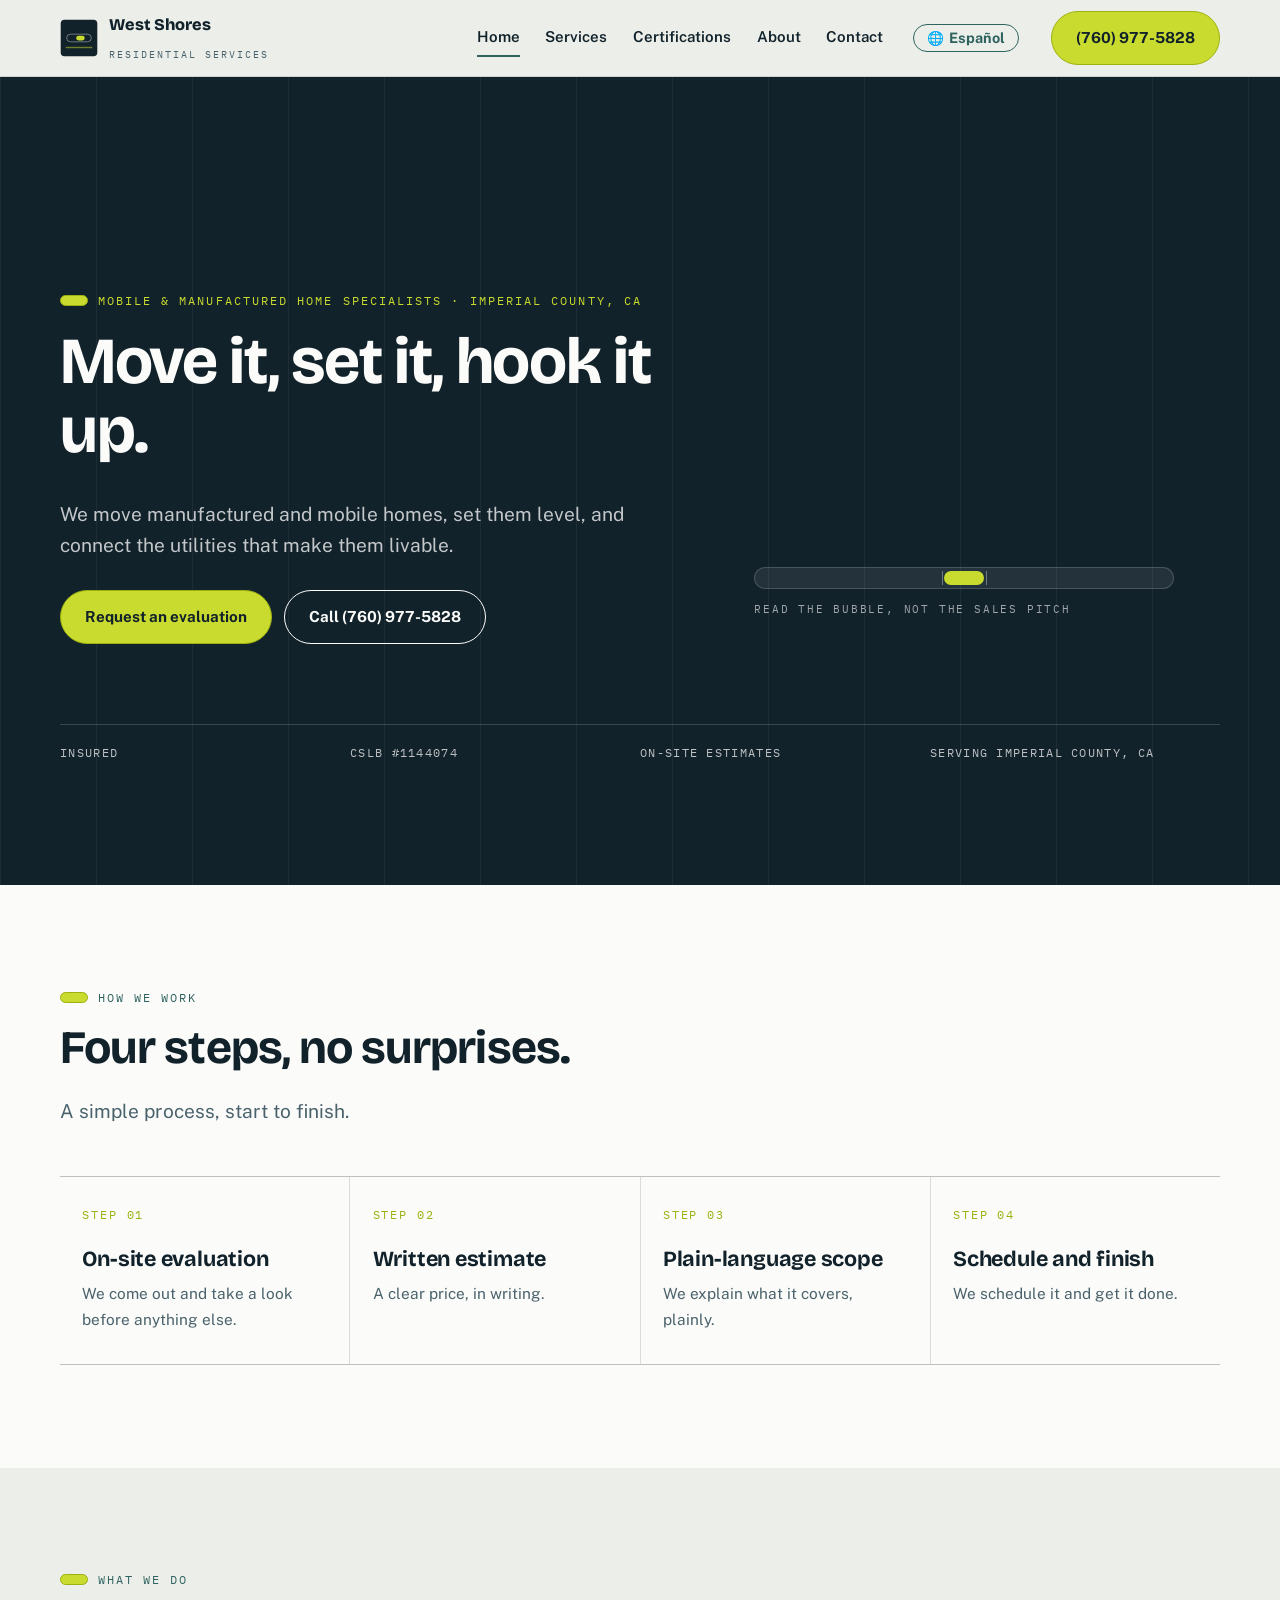
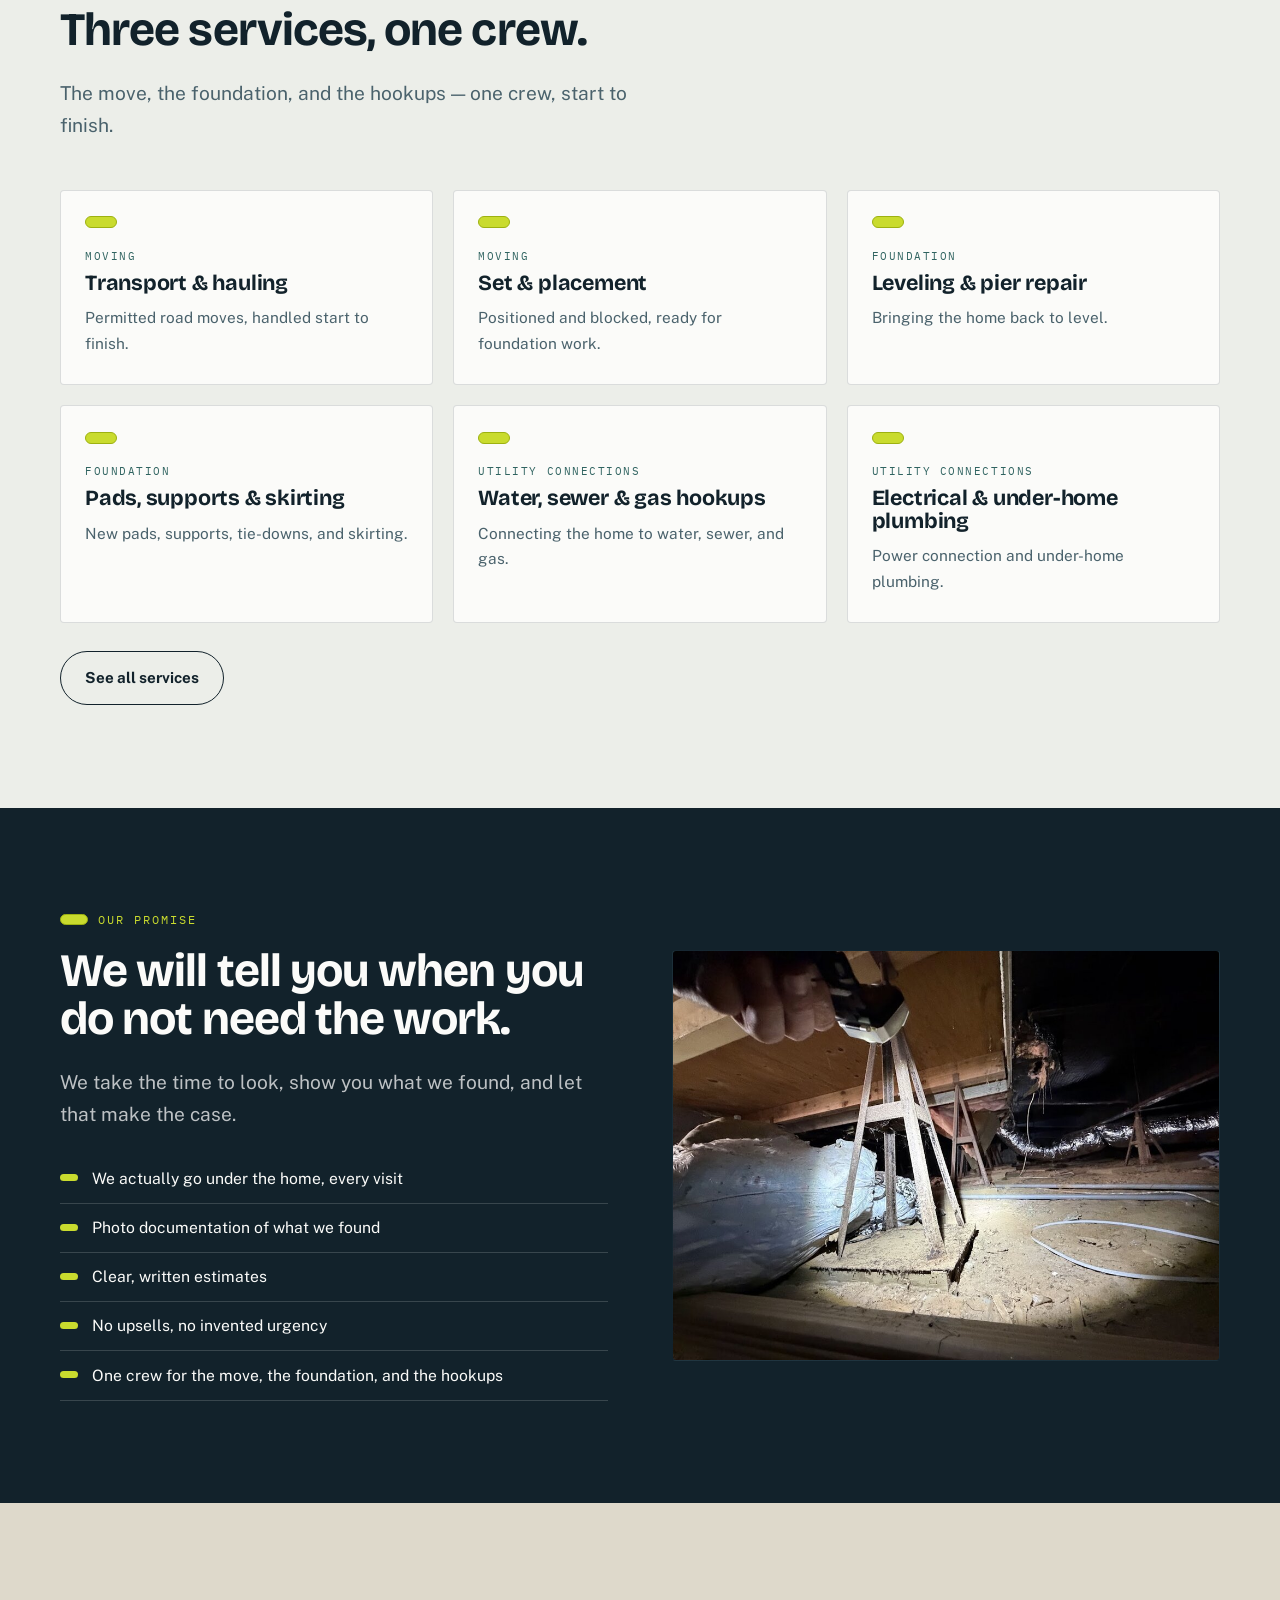
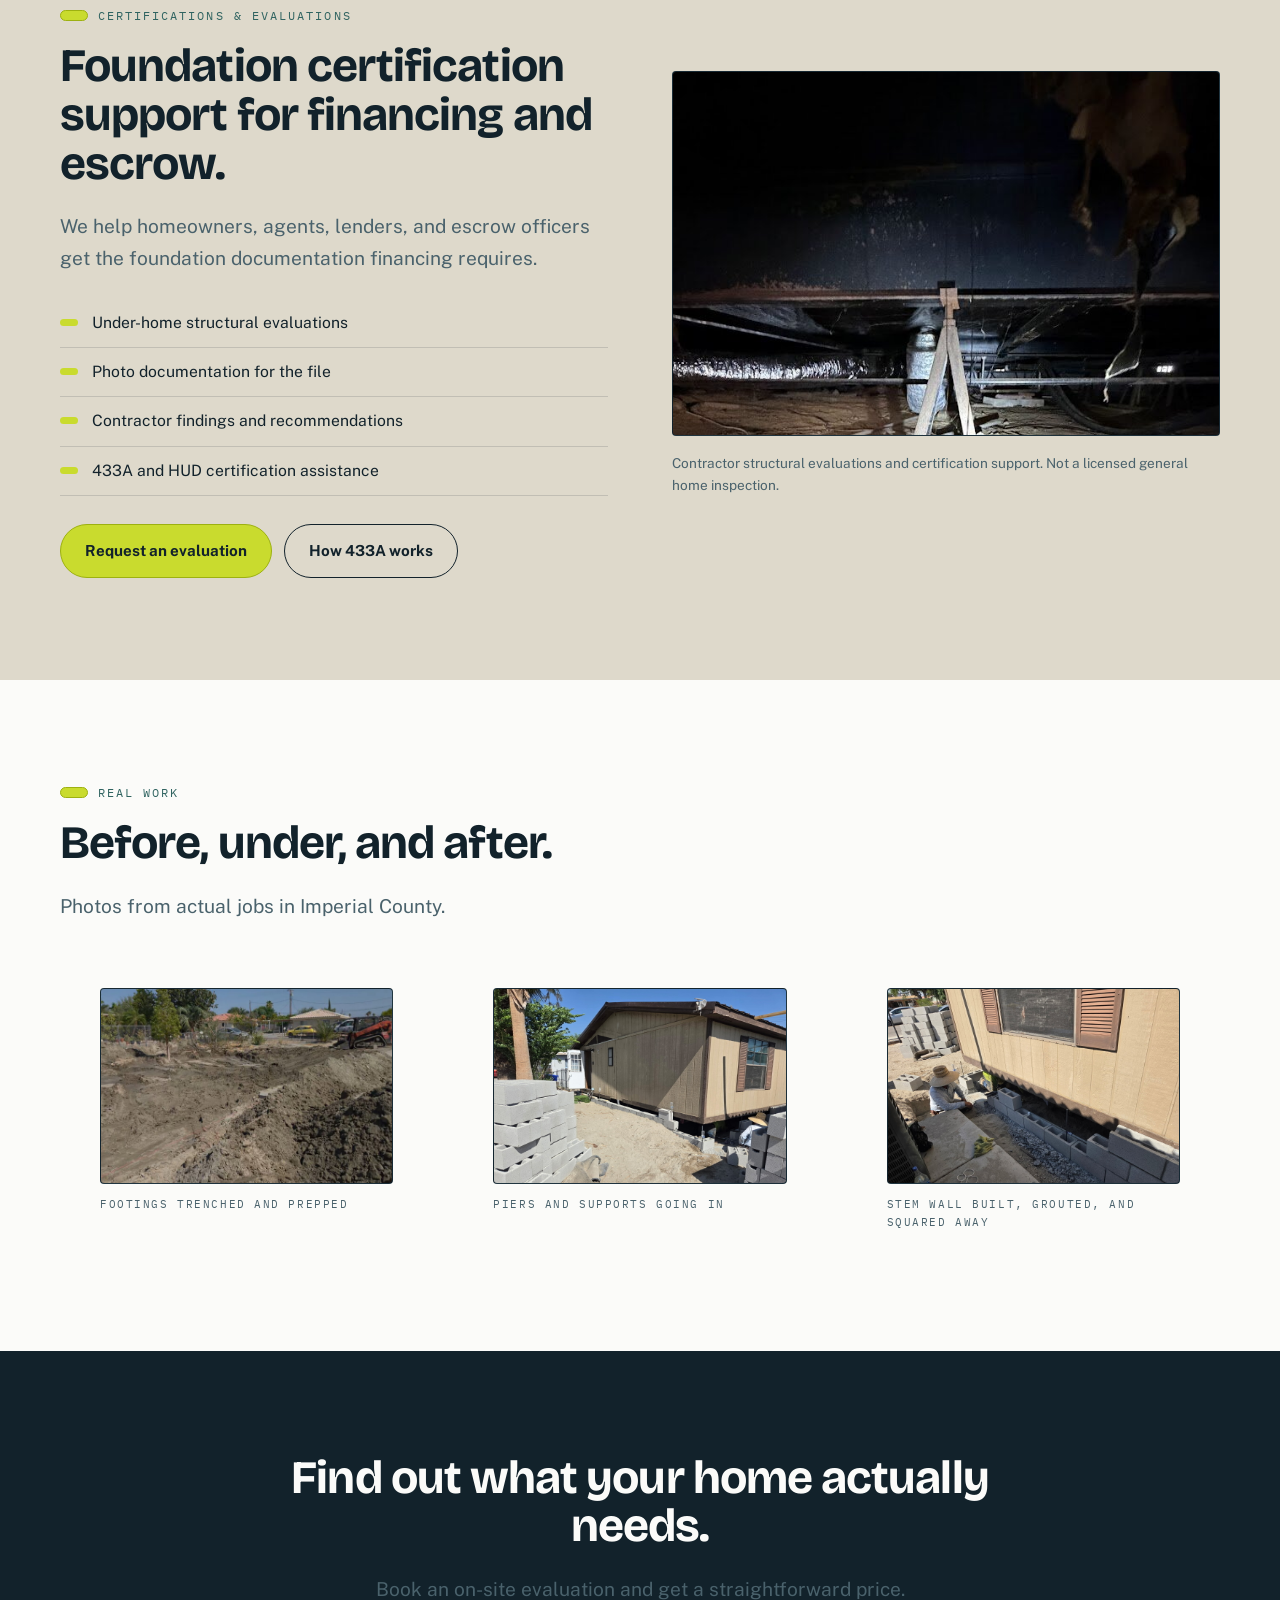
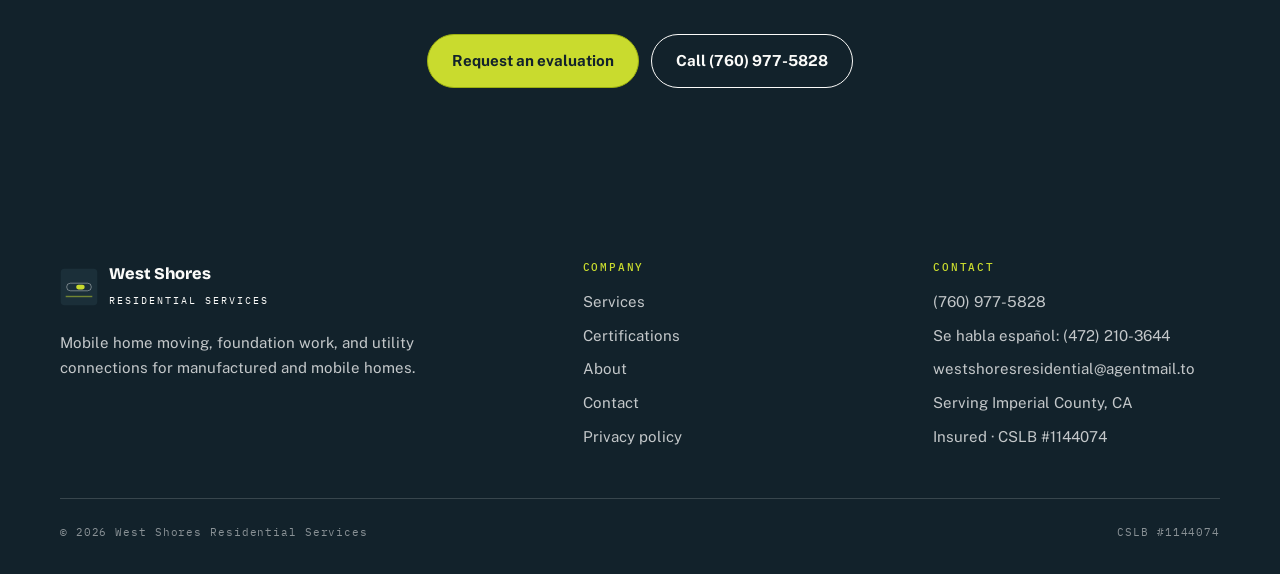
<file: index.html>
<!DOCTYPE html>
<html lang="en">
<head>
  <!-- Google Analytics 4 (ID set in /ga.js) -->
  <script src="/ga.js"></script>
<meta charset="utf-8">
<meta name="viewport" content="width=device-width, initial-scale=1">
<link rel="icon" type="image/svg+xml" href="data:image/svg+xml;utf8,%3Csvg xmlns=%27http://www.w3.org/2000/svg%27 viewBox=%270 0 40 40%27%3E%3Crect width=%2740%27 height=%2740%27 rx=%278%27 fill=%27%2312222b%27/%3E%3Crect x=%277%27 y=%2716%27 width=%2726%27 height=%278%27 rx=%274%27 fill=%27none%27 stroke=%27%23ffffff%27 stroke-opacity=%270.4%27/%3E%3Crect x=%2717%27 y=%2717.5%27 width=%279%27 height=%275%27 rx=%272.5%27 fill=%27%23c9db2e%27/%3E%3Cpath d=%27M6 30h28%27 stroke=%27%23c9db2e%27 stroke-width=%271.5%27 stroke-opacity=%270.5%27/%3E%3C/svg%3E">
<title>Mobile Home Moving, Foundations &amp; Utility Connections | West Shores Residential Services</title>
<meta name="description" content="West Shores Residential Services: mobile and manufactured home moving/transport, leveling and foundation work, and water/sewer/gas/electrical utility connections, serving Imperial County, CA.">
<meta property="og:title" content="West Shores Residential Services">
<meta property="og:description" content="Mobile home moving, foundation work, and utility connections, serving Imperial County, CA.">
<meta property="og:type" content="website">
<link rel="preconnect" href="https://fonts.googleapis.com">
<link rel="preconnect" href="https://fonts.gstatic.com" crossorigin>
<link href="https://fonts.googleapis.com/css2?family=Bricolage+Grotesque:opsz,wght@12..96,700;12..96,800&family=IBM+Plex+Mono:wght@400;500&family=Public+Sans:wght@400;600;700&display=swap" rel="stylesheet">
<link rel="stylesheet" href="/styles.css">
<link rel="alternate" hreflang="en" href="https://westshoresresidential.online/index.html">
<link rel="alternate" hreflang="es" href="https://westshoresresidential.online/es/index.html">
<link rel="alternate" hreflang="x-default" href="https://westshoresresidential.online/index.html">
</head>
<body>
<a class="skip" href="#main">Skip to content</a>

<header class="site-header">
  <div class="wrap header-inner">
    <a class="brand" href="/index.html">
      <svg class="brand-mark" viewBox="0 0 40 40" aria-hidden="true">
        <rect x="0.75" y="0.75" width="38.5" height="38.5" rx="4" fill="#12222b"/>
        <rect x="7" y="16" width="26" height="8" rx="4" fill="none" stroke="#ffffff" stroke-opacity="0.4"/>
        <rect x="17" y="17.5" width="9" height="5" rx="2.5" fill="#c9db2e"/>
        <path d="M6 30h28" stroke="#c9db2e" stroke-width="1.5" stroke-opacity="0.5"/>
      </svg>
      <span>
        <span class="brand-name">West Shores</span><br>
        <span class="brand-sub">Residential Services</span>
      </span>
    </a>
    <button class="nav-toggle" aria-expanded="false" aria-controls="nav">Menu</button>
    <nav class="nav" id="nav">
      <a href="/index.html" aria-current="page">Home</a>
      <a href="/services.html">Services</a>
      <a href="/certifications.html">Certifications</a>
      <a href="/about.html">About</a>
      <a href="/contact.html">Contact</a>
      <a href="/es/index.html" class="lang-switch">Español</a>
    </nav>
    <a class="btn btn-primary header-call" href="tel:+17609775828">(760) 977-5828</a>
  </div>
</header>

<main id="main">

  <section class="hero on-dark">
    <div class="wrap">
      <div class="hero-inner">
        <div>
          <p class="eyebrow">Mobile &amp; manufactured home specialists · Imperial County, CA</p>
          <h1>Move it, set it, hook it up.</h1>
          <p class="lede">We move manufactured and mobile homes, set them level, and connect the utilities that make them livable.</p>
          <div class="btn-row">
            <a class="btn btn-primary" href="/contact.html">Request an evaluation</a>
            <a class="btn btn-ghost" href="tel:+17609775828">Call (760) 977-5828</a>
          </div>
        </div>
        <div class="hero-side">
          <div class="level"><span class="bubble"></span></div>
          <p class="level-caption">Read the bubble, not the sales pitch</p>
        </div>
      </div>
      <div class="trust-strip">
        <div>Insured</div>
        <div>CSLB #1144074</div>
        <div>On-site estimates</div>
        <div>Serving Imperial County, CA</div>
      </div>
    </div>
  </section>

  <section class="band-paper">
    <div class="wrap">
      <div class="sec-head">
        <p class="eyebrow">How we work</p>
        <h2>Four steps, no surprises.</h2>
        <p class="lede">A simple process, start to finish.</p>
      </div>
      <div class="steps">
        <div class="step">
          <span class="step-no">STEP 01</span>
          <h3>On-site evaluation</h3>
          <p>We come out and take a look before anything else.</p>
        </div>
        <div class="step">
          <span class="step-no">STEP 02</span>
          <h3>Written estimate</h3>
          <p>A clear price, in writing.</p>
        </div>
        <div class="step">
          <span class="step-no">STEP 03</span>
          <h3>Plain-language scope</h3>
          <p>We explain what it covers, plainly.</p>
        </div>
        <div class="step">
          <span class="step-no">STEP 04</span>
          <h3>Schedule and finish</h3>
          <p>We schedule it and get it done.</p>
        </div>
      </div>
    </div>
  </section>

  <section>
    <div class="wrap">
      <div class="sec-head">
        <p class="eyebrow">What we do</p>
        <h2>Three services, one crew.</h2>
        <p class="lede">The move, the foundation, and the hookups &mdash; one crew, start to finish.</p>
      </div>
      <div class="cards">
        <div class="card">
          <span class="card-kicker">Moving</span>
          <h3>Transport &amp; hauling</h3>
          <p>Permitted road moves, handled start to finish.</p>
        </div>
        <div class="card">
          <span class="card-kicker">Moving</span>
          <h3>Set &amp; placement</h3>
          <p>Positioned and blocked, ready for foundation work.</p>
        </div>
        <div class="card">
          <span class="card-kicker">Foundation</span>
          <h3>Leveling &amp; pier repair</h3>
          <p>Bringing the home back to level.</p>
        </div>
        <div class="card">
          <span class="card-kicker">Foundation</span>
          <h3>Pads, supports &amp; skirting</h3>
          <p>New pads, supports, tie-downs, and skirting.</p>
        </div>
        <div class="card">
          <span class="card-kicker">Utility connections</span>
          <h3>Water, sewer &amp; gas hookups</h3>
          <p>Connecting the home to water, sewer, and gas.</p>
        </div>
        <div class="card">
          <span class="card-kicker">Utility connections</span>
          <h3>Electrical &amp; under-home plumbing</h3>
          <p>Power connection and under-home plumbing.</p>
        </div>
      </div>
      <div class="btn-row">
        <a class="btn btn-ghost" href="/services.html">See all services</a>
      </div>
    </div>
  </section>

  <section class="band-ink on-dark">
    <div class="wrap split">
      <div>
        <p class="eyebrow">Our promise</p>
        <h2>We will tell you when you do not need the work.</h2>
        <p class="lede">We take the time to look, show you what we found, and let that make the case.</p>
        <ul class="checks">
          <li>We actually go under the home, every visit</li>
          <li>Photo documentation of what we found</li>
          <li>Clear, written estimates</li>
          <li>No upsells, no invented urgency</li>
          <li>One crew for the move, the foundation, and the hookups</li>
        </ul>
      </div>
      <div class="frame has-photo"><img src="/images/under-pier-2.jpg" alt="Crew member inspecting under-home framing and support piers with a work light" loading="lazy"></div>
    </div>
  </section>

  <section class="band-shell">
    <div class="wrap split">
      <div>
        <p class="eyebrow">Certifications &amp; evaluations</p>
        <h2>Foundation certification support for financing and escrow.</h2>
        <p class="lede">We help homeowners, agents, lenders, and escrow officers get the foundation documentation financing requires.</p>
        <ul class="checks">
          <li>Under-home structural evaluations</li>
          <li>Photo documentation for the file</li>
          <li>Contractor findings and recommendations</li>
          <li>433A and HUD certification assistance</li>
        </ul>
        <div class="btn-row">
          <a class="btn btn-primary" href="/contact.html">Request an evaluation</a>
          <a class="btn btn-ghost" href="/certifications.html">How 433A works</a>
        </div>
      </div>
      <div>
        <div class="frame frame-sm has-photo"><img src="/images/jack.jpg" alt="Temporary support jack detail under a manufactured home" loading="lazy"></div>
        <p class="form-note" style="margin-top:1rem">Contractor structural evaluations and certification support. Not a licensed general home inspection.</p>
      </div>
    </div>
  </section>

  <section class="band-paper">
    <div class="wrap">
      <div class="sec-head">
        <p class="eyebrow">Real work</p>
        <h2>Before, under, and after.</h2>
        <p class="lede">Photos from actual jobs in Imperial County.</p>
      </div>
      <div class="gallery">
        <figure>
          <div class="frame frame-sm has-photo"><img src="/images/tractor-1.jpg" alt="Footing trenches excavated around a home site" loading="lazy"></div>
          <figcaption>Footings trenched and prepped</figcaption>
        </figure>
        <figure>
          <div class="frame frame-sm has-photo"><img src="/images/back-wall-placement.jpg" alt="Cinder block piers being placed under a mobile home" loading="lazy"></div>
          <figcaption>Piers and supports going in</figcaption>
        </figure>
        <figure>
          <div class="frame frame-sm has-photo"><img src="/images/stem-wall.jpg" alt="Completed grouted stem wall along the home's foundation" loading="lazy"></div>
          <figcaption>Stem wall built, grouted, and squared away</figcaption>
        </figure>
      </div>
    </div>
  </section>

  <section class="cta">
    <div class="wrap">
      <h2>Find out what your home actually needs.</h2>
      <p class="lede" style="margin-inline:auto">Book an on-site evaluation and get a straightforward price.</p>
      <div class="btn-row">
        <a class="btn btn-primary" href="/contact.html">Request an evaluation</a>
        <a class="btn btn-ghost" href="tel:+17609775828">Call (760) 977-5828</a>
      </div>
    </div>
  </section>

</main>

<footer class="site-footer">
  <div class="wrap">
    <div class="footer-grid">
      <div>
        <a class="brand" href="/index.html">
          <svg class="brand-mark" viewBox="0 0 40 40" aria-hidden="true">
            <rect x="0.75" y="0.75" width="38.5" height="38.5" rx="4" fill="#1b2f39"/>
            <rect x="7" y="16" width="26" height="8" rx="4" fill="none" stroke="#ffffff" stroke-opacity="0.4"/>
            <rect x="17" y="17.5" width="9" height="5" rx="2.5" fill="#c9db2e"/>
            <path d="M6 30h28" stroke="#c9db2e" stroke-width="1.5" stroke-opacity="0.5"/>
          </svg>
          <span>
            <span class="brand-name">West Shores</span><br>
            <span class="brand-sub">Residential Services</span>
          </span>
        </a>
        <p style="margin-top:1.2rem;max-width:44ch">Mobile home moving, foundation work, and utility connections for manufactured and mobile homes.</p>
      </div>
      <div>
        <h4>Company</h4>
        <ul>
          <li><a href="/services.html">Services</a></li>
          <li><a href="/certifications.html">Certifications</a></li>
          <li><a href="/about.html">About</a></li>
          <li><a href="/contact.html">Contact</a></li>
          <li><a href="/privacy.html">Privacy policy</a></li>
        </ul>
      </div>
      <div>
        <h4>Contact</h4>
        <ul>
          <li><a href="tel:+17609775828">(760) 977-5828</a></li>
          <li>Se habla español: <a href="tel:+14722103644">(472) 210-3644</a></li>
          <li><a href="mailto:westshoresresidential@agentmail.to">westshoresresidential@agentmail.to</a></li>
          <li>Serving Imperial County, CA</li>
          <li>Insured &middot; CSLB #1144074</li>
        </ul>
      </div>
    </div>
    <div class="colophon">
      <span>© 2026 West Shores Residential Services</span>
      CSLB #1144074
    </div>
  </div>
</footer>

<a class="call-bar" href="tel:+17609775828">Call now</a>
<script src="/main.js"></script>
</body>
</html>
</file>
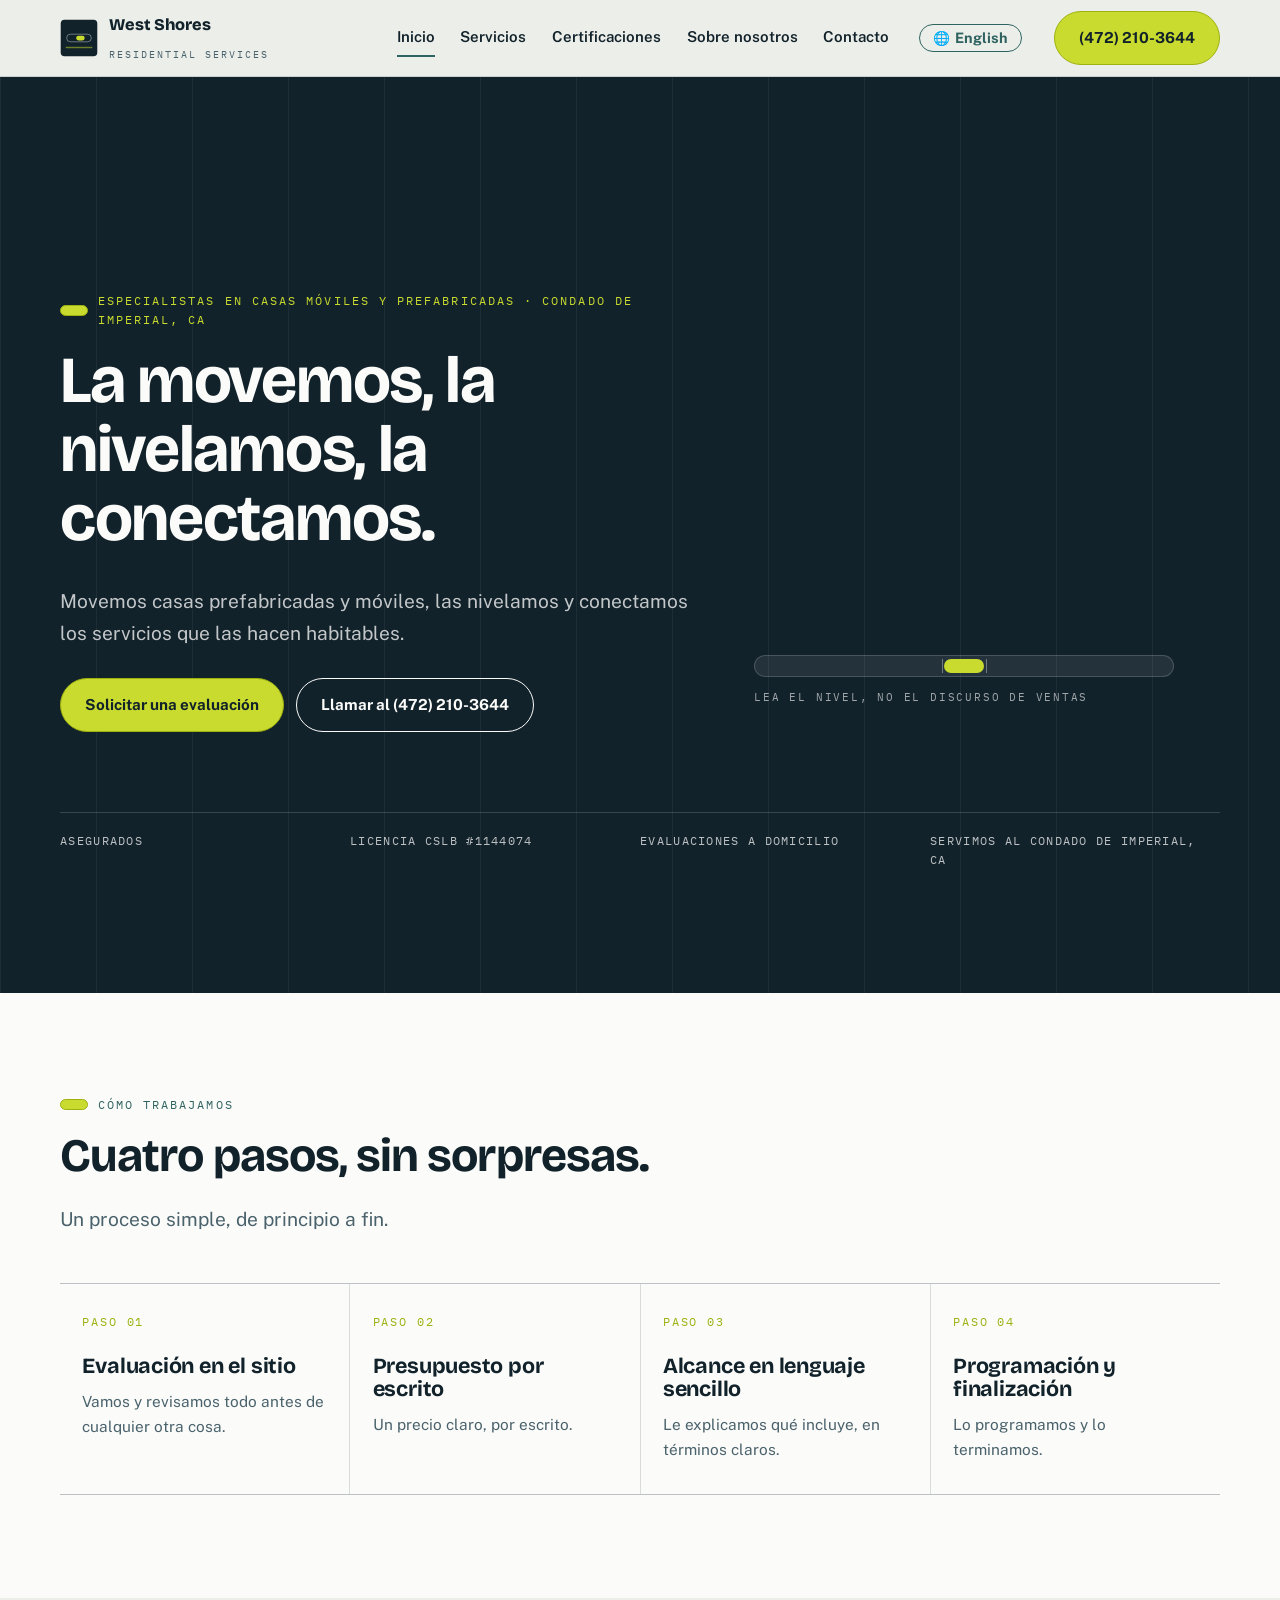
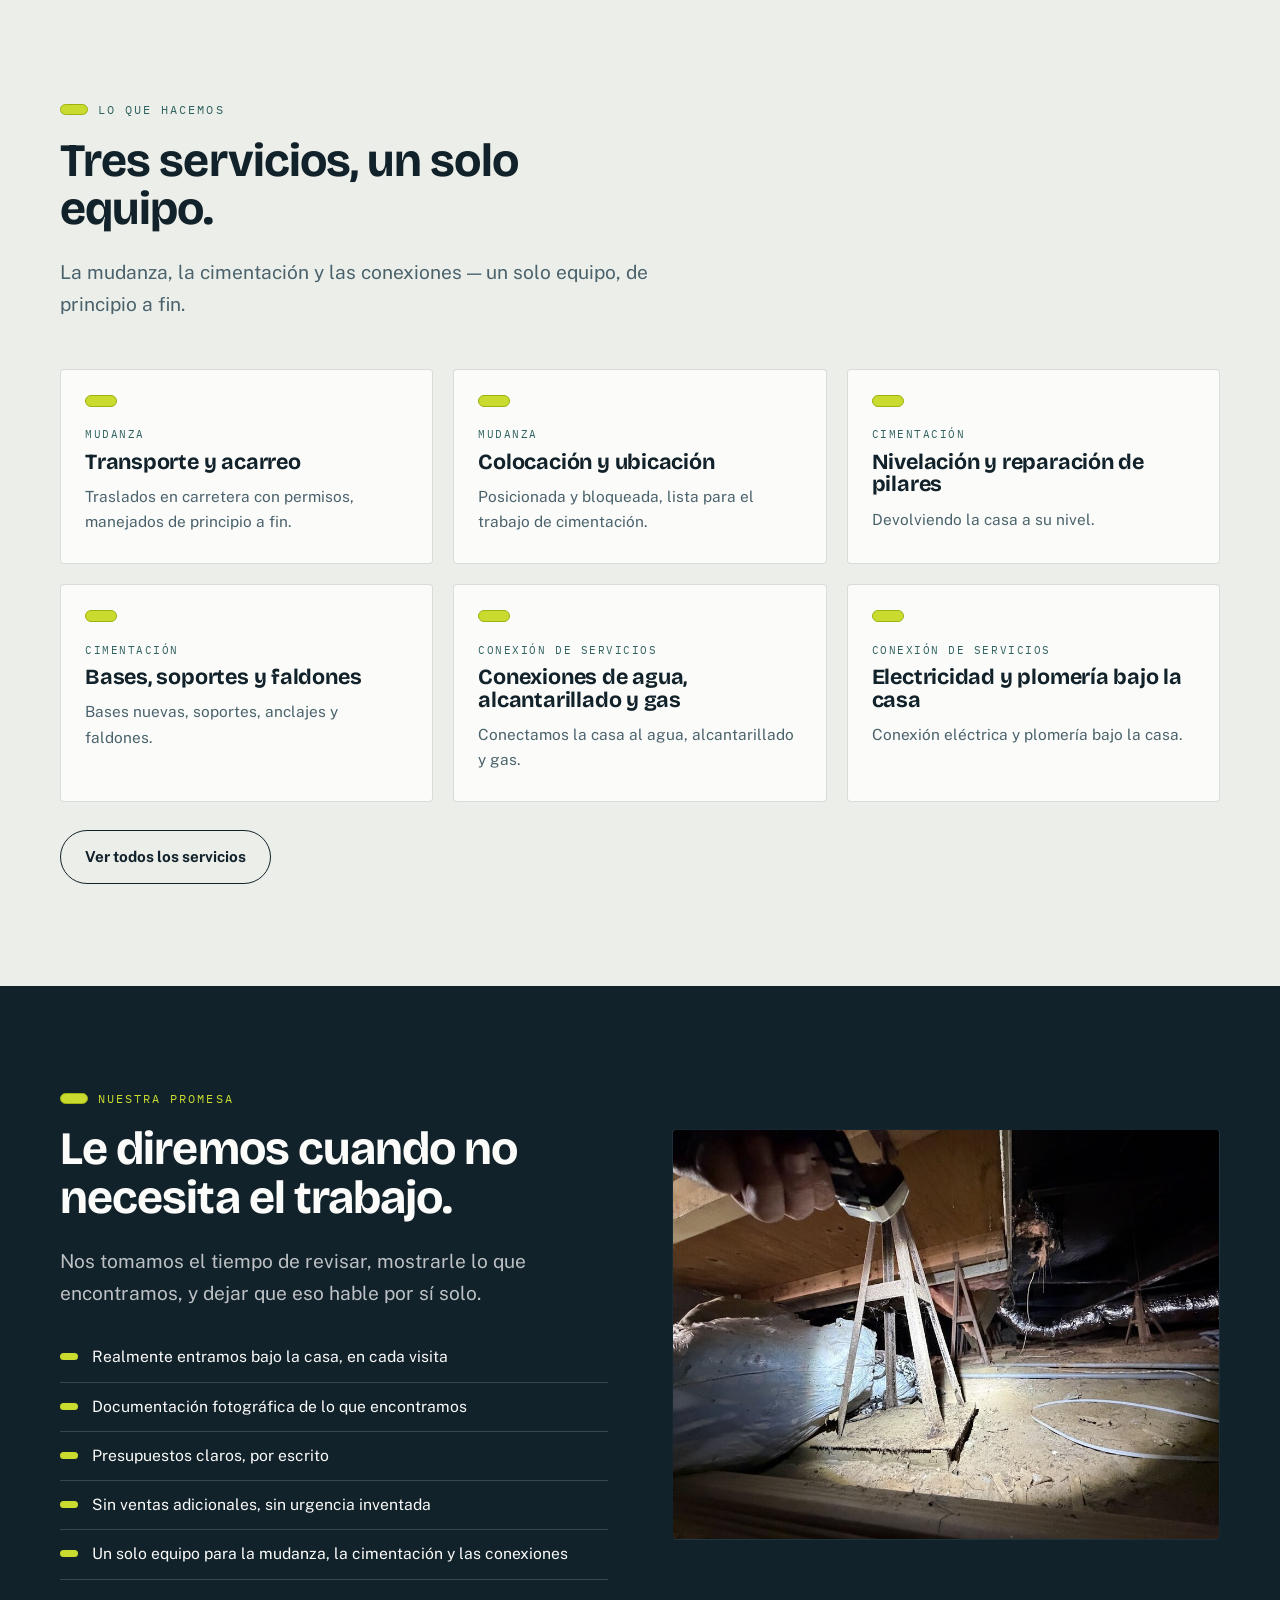
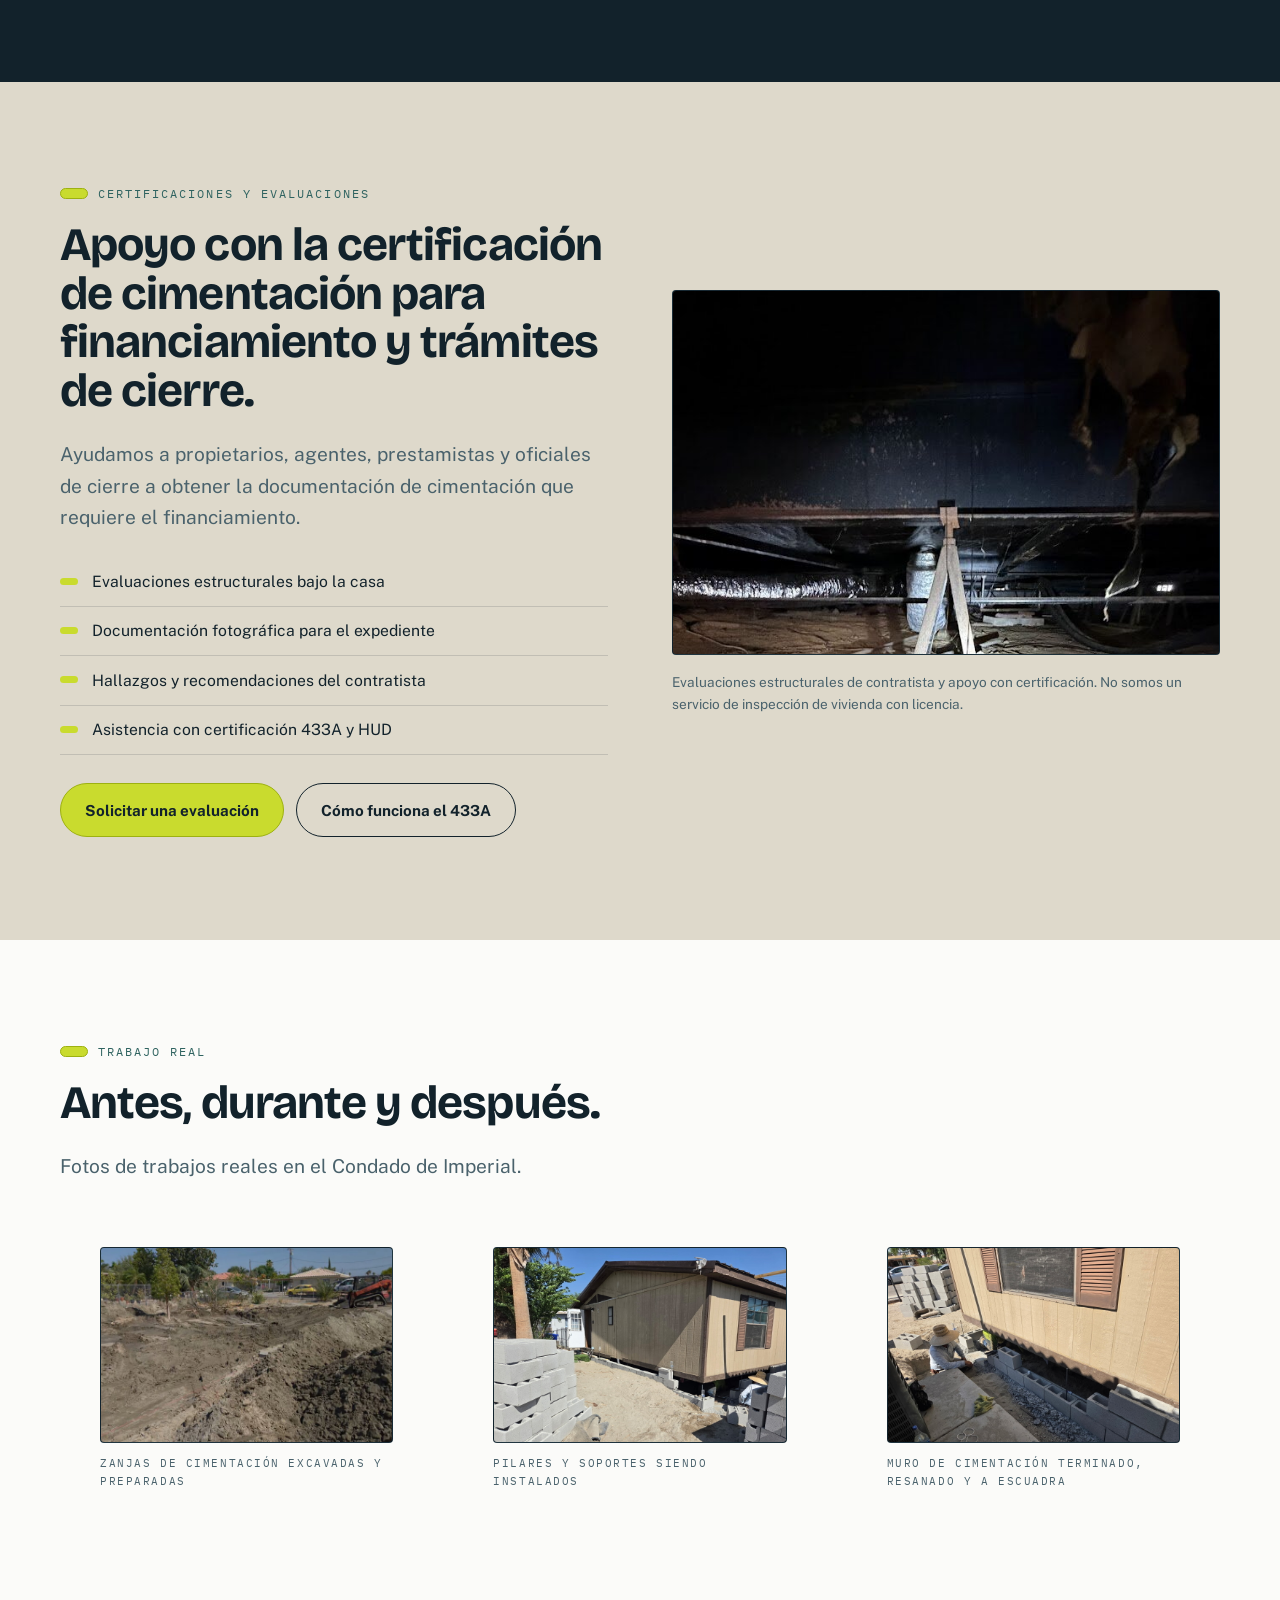
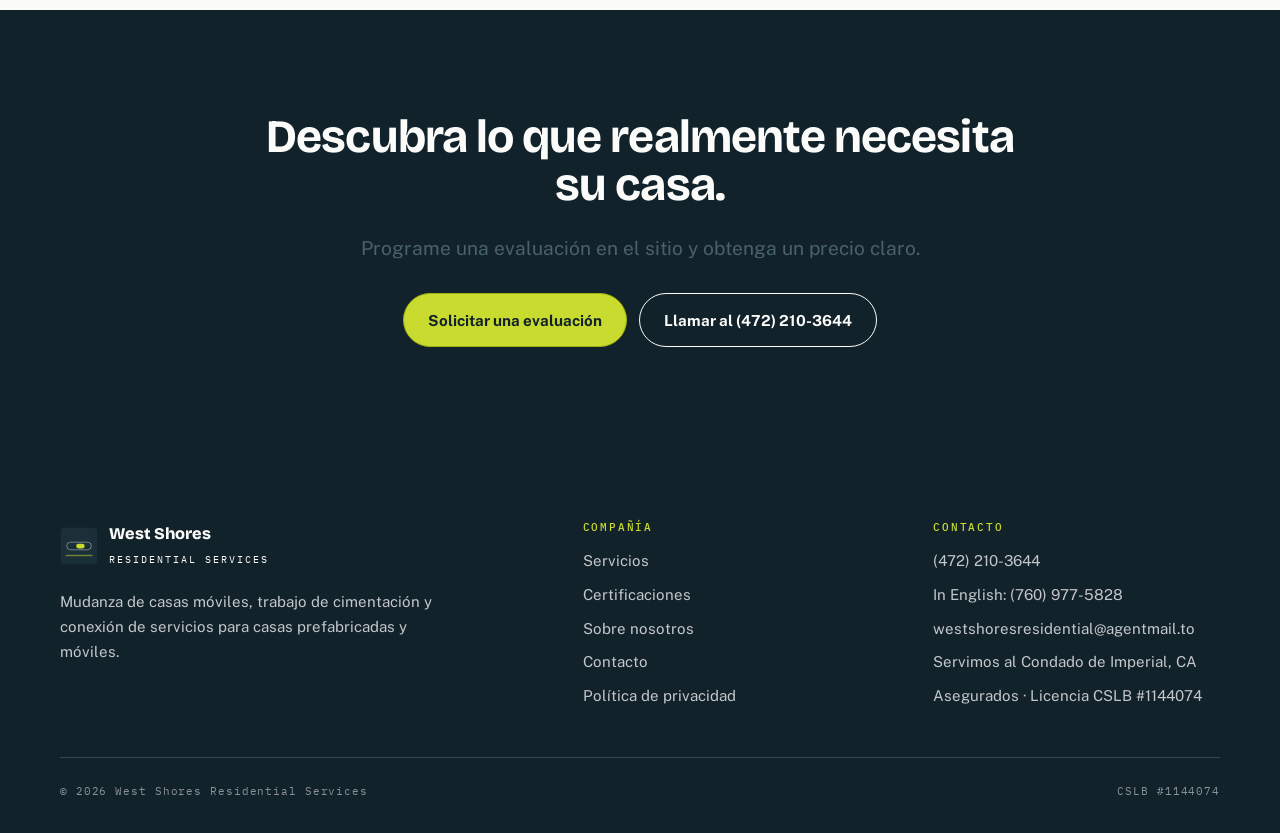
<file: es/index.html>
<!DOCTYPE html>
<html lang="es">
<head>
  <!-- Google Analytics 4 (ID set in /ga.js) -->
  <script src="/ga.js"></script>
<meta charset="utf-8">
<meta name="viewport" content="width=device-width, initial-scale=1">
<link rel="icon" type="image/svg+xml" href="data:image/svg+xml;utf8,%3Csvg xmlns=%27http://www.w3.org/2000/svg%27 viewBox=%270 0 40 40%27%3E%3Crect width=%2740%27 height=%2740%27 rx=%278%27 fill=%27%2312222b%27/%3E%3Crect x=%277%27 y=%2716%27 width=%2726%27 height=%278%27 rx=%274%27 fill=%27none%27 stroke=%27%23ffffff%27 stroke-opacity=%270.4%27/%3E%3Crect x=%2717%27 y=%2717.5%27 width=%279%27 height=%275%27 rx=%272.5%27 fill=%27%23c9db2e%27/%3E%3Cpath d=%27M6 30h28%27 stroke=%27%23c9db2e%27 stroke-width=%271.5%27 stroke-opacity=%270.5%27/%3E%3C/svg%3E">
<title>Mudanza, Nivelación y Conexión de Servicios de Casas Móviles | West Shores Residential Services</title>
<meta name="description" content="West Shores Residential Services: mudanza y transporte de casas móviles y prefabricadas, nivelación y trabajo de cimentación, y conexión de servicios de agua, alcantarillado, gas y electricidad, sirviendo al Condado de Imperial, CA.">
<meta property="og:title" content="West Shores Residential Services">
<meta property="og:description" content="Mudanza de casas móviles, trabajo de cimentación y conexión de servicios, sirviendo al Condado de Imperial, CA.">
<meta property="og:type" content="website">
<link rel="preconnect" href="https://fonts.googleapis.com">
<link rel="preconnect" href="https://fonts.gstatic.com" crossorigin>
<link href="https://fonts.googleapis.com/css2?family=Bricolage+Grotesque:opsz,wght@12..96,700;12..96,800&family=IBM+Plex+Mono:wght@400;500&family=Public+Sans:wght@400;600;700&display=swap" rel="stylesheet">
<link rel="stylesheet" href="/styles.css">
<link rel="alternate" hreflang="en" href="https://westshoresresidential.online/index.html">
<link rel="alternate" hreflang="es" href="https://westshoresresidential.online/es/index.html">
<link rel="alternate" hreflang="x-default" href="https://westshoresresidential.online/index.html">
</head>
<body>
<a class="skip" href="#main">Saltar al contenido</a>

<header class="site-header">
  <div class="wrap header-inner">
    <a class="brand" href="/es/index.html">
      <svg class="brand-mark" viewBox="0 0 40 40" aria-hidden="true">
        <rect x="0.75" y="0.75" width="38.5" height="38.5" rx="4" fill="#12222b"/>
        <rect x="7" y="16" width="26" height="8" rx="4" fill="none" stroke="#ffffff" stroke-opacity="0.4"/>
        <rect x="17" y="17.5" width="9" height="5" rx="2.5" fill="#c9db2e"/>
        <path d="M6 30h28" stroke="#c9db2e" stroke-width="1.5" stroke-opacity="0.5"/>
      </svg>
      <span>
        <span class="brand-name">West Shores</span><br>
        <span class="brand-sub">Residential Services</span>
      </span>
    </a>
    <button class="nav-toggle" aria-expanded="false" aria-controls="nav">Menú</button>
    <nav class="nav" id="nav">
      <a href="/es/index.html" aria-current="page">Inicio</a>
      <a href="/es/services.html">Servicios</a>
      <a href="/es/certifications.html">Certificaciones</a>
      <a href="/es/about.html">Sobre nosotros</a>
      <a href="/es/contact.html">Contacto</a>
      <a href="/index.html" class="lang-switch">English</a>
    </nav>
    <a class="btn btn-primary header-call" href="tel:+14722103644">(472) 210-3644</a>
  </div>
</header>

<main id="main">

  <section class="hero on-dark">
    <div class="wrap">
      <div class="hero-inner">
        <div>
          <p class="eyebrow">Especialistas en casas móviles y prefabricadas · Condado de Imperial, CA</p>
          <h1>La movemos, la nivelamos, la conectamos.</h1>
          <p class="lede">Movemos casas prefabricadas y móviles, las nivelamos y conectamos los servicios que las hacen habitables.</p>
          <div class="btn-row">
            <a class="btn btn-primary" href="/es/contact.html">Solicitar una evaluación</a>
            <a class="btn btn-ghost" href="tel:+14722103644">Llamar al (472) 210-3644</a>
          </div>
        </div>
        <div class="hero-side">
          <div class="level"><span class="bubble"></span></div>
          <p class="level-caption">Lea el nivel, no el discurso de ventas</p>
        </div>
      </div>
      <div class="trust-strip">
        <div>Asegurados</div>
        <div>Licencia CSLB #1144074</div>
        <div>Evaluaciones a domicilio</div>
        <div>Servimos al Condado de Imperial, CA</div>
      </div>
    </div>
  </section>

  <section class="band-paper">
    <div class="wrap">
      <div class="sec-head">
        <p class="eyebrow">Cómo trabajamos</p>
        <h2>Cuatro pasos, sin sorpresas.</h2>
        <p class="lede">Un proceso simple, de principio a fin.</p>
      </div>
      <div class="steps">
        <div class="step">
          <span class="step-no">PASO 01</span>
          <h3>Evaluación en el sitio</h3>
          <p>Vamos y revisamos todo antes de cualquier otra cosa.</p>
        </div>
        <div class="step">
          <span class="step-no">PASO 02</span>
          <h3>Presupuesto por escrito</h3>
          <p>Un precio claro, por escrito.</p>
        </div>
        <div class="step">
          <span class="step-no">PASO 03</span>
          <h3>Alcance en lenguaje sencillo</h3>
          <p>Le explicamos qué incluye, en términos claros.</p>
        </div>
        <div class="step">
          <span class="step-no">PASO 04</span>
          <h3>Programación y finalización</h3>
          <p>Lo programamos y lo terminamos.</p>
        </div>
      </div>
    </div>
  </section>

  <section>
    <div class="wrap">
      <div class="sec-head">
        <p class="eyebrow">Lo que hacemos</p>
        <h2>Tres servicios, un solo equipo.</h2>
        <p class="lede">La mudanza, la cimentación y las conexiones &mdash; un solo equipo, de principio a fin.</p>
      </div>
      <div class="cards">
        <div class="card">
          <span class="card-kicker">Mudanza</span>
          <h3>Transporte y acarreo</h3>
          <p>Traslados en carretera con permisos, manejados de principio a fin.</p>
        </div>
        <div class="card">
          <span class="card-kicker">Mudanza</span>
          <h3>Colocación y ubicación</h3>
          <p>Posicionada y bloqueada, lista para el trabajo de cimentación.</p>
        </div>
        <div class="card">
          <span class="card-kicker">Cimentación</span>
          <h3>Nivelación y reparación de pilares</h3>
          <p>Devolviendo la casa a su nivel.</p>
        </div>
        <div class="card">
          <span class="card-kicker">Cimentación</span>
          <h3>Bases, soportes y faldones</h3>
          <p>Bases nuevas, soportes, anclajes y faldones.</p>
        </div>
        <div class="card">
          <span class="card-kicker">Conexión de servicios</span>
          <h3>Conexiones de agua, alcantarillado y gas</h3>
          <p>Conectamos la casa al agua, alcantarillado y gas.</p>
        </div>
        <div class="card">
          <span class="card-kicker">Conexión de servicios</span>
          <h3>Electricidad y plomería bajo la casa</h3>
          <p>Conexión eléctrica y plomería bajo la casa.</p>
        </div>
      </div>
      <div class="btn-row">
        <a class="btn btn-ghost" href="/es/services.html">Ver todos los servicios</a>
      </div>
    </div>
  </section>

  <section class="band-ink on-dark">
    <div class="wrap split">
      <div>
        <p class="eyebrow">Nuestra promesa</p>
        <h2>Le diremos cuando no necesita el trabajo.</h2>
        <p class="lede">Nos tomamos el tiempo de revisar, mostrarle lo que encontramos, y dejar que eso hable por sí solo.</p>
        <ul class="checks">
          <li>Realmente entramos bajo la casa, en cada visita</li>
          <li>Documentación fotográfica de lo que encontramos</li>
          <li>Presupuestos claros, por escrito</li>
          <li>Sin ventas adicionales, sin urgencia inventada</li>
          <li>Un solo equipo para la mudanza, la cimentación y las conexiones</li>
        </ul>
      </div>
      <div class="frame has-photo"><img src="/images/under-pier-2.jpg" alt="Miembro del equipo inspeccionando la estructura y los pilares de soporte bajo la casa con una lámpara de trabajo" loading="lazy"></div>
    </div>
  </section>

  <section class="band-shell">
    <div class="wrap split">
      <div>
        <p class="eyebrow">Certificaciones y evaluaciones</p>
        <h2>Apoyo con la certificación de cimentación para financiamiento y trámites de cierre.</h2>
        <p class="lede">Ayudamos a propietarios, agentes, prestamistas y oficiales de cierre a obtener la documentación de cimentación que requiere el financiamiento.</p>
        <ul class="checks">
          <li>Evaluaciones estructurales bajo la casa</li>
          <li>Documentación fotográfica para el expediente</li>
          <li>Hallazgos y recomendaciones del contratista</li>
          <li>Asistencia con certificación 433A y HUD</li>
        </ul>
        <div class="btn-row">
          <a class="btn btn-primary" href="/es/contact.html">Solicitar una evaluación</a>
          <a class="btn btn-ghost" href="/es/certifications.html">Cómo funciona el 433A</a>
        </div>
      </div>
      <div>
        <div class="frame frame-sm has-photo"><img src="/images/jack.jpg" alt="Detalle de un gato de soporte temporal bajo una casa prefabricada" loading="lazy"></div>
        <p class="form-note" style="margin-top:1rem">Evaluaciones estructurales de contratista y apoyo con certificación. No somos un servicio de inspección de vivienda con licencia.</p>
      </div>
    </div>
  </section>

  <section class="band-paper">
    <div class="wrap">
      <div class="sec-head">
        <p class="eyebrow">Trabajo real</p>
        <h2>Antes, durante y después.</h2>
        <p class="lede">Fotos de trabajos reales en el Condado de Imperial.</p>
      </div>
      <div class="gallery">
        <figure>
          <div class="frame frame-sm has-photo"><img src="/images/tractor-1.jpg" alt="Zanjas de cimentación excavadas alrededor del sitio de una casa" loading="lazy"></div>
          <figcaption>Zanjas de cimentación excavadas y preparadas</figcaption>
        </figure>
        <figure>
          <div class="frame frame-sm has-photo"><img src="/images/back-wall-placement.jpg" alt="Bloques de pilares siendo colocados bajo una casa móvil" loading="lazy"></div>
          <figcaption>Pilares y soportes siendo instalados</figcaption>
        </figure>
        <figure>
          <div class="frame frame-sm has-photo"><img src="/images/stem-wall.jpg" alt="Muro de cimentación resanado y terminado a lo largo de la base de la casa" loading="lazy"></div>
          <figcaption>Muro de cimentación terminado, resanado y a escuadra</figcaption>
        </figure>
      </div>
    </div>
  </section>

  <section class="cta">
    <div class="wrap">
      <h2>Descubra lo que realmente necesita su casa.</h2>
      <p class="lede" style="margin-inline:auto">Programe una evaluación en el sitio y obtenga un precio claro.</p>
      <div class="btn-row">
        <a class="btn btn-primary" href="/es/contact.html">Solicitar una evaluación</a>
        <a class="btn btn-ghost" href="tel:+14722103644">Llamar al (472) 210-3644</a>
      </div>
    </div>
  </section>

</main>

<footer class="site-footer">
  <div class="wrap">
    <div class="footer-grid">
      <div>
        <a class="brand" href="/es/index.html">
          <svg class="brand-mark" viewBox="0 0 40 40" aria-hidden="true">
            <rect x="0.75" y="0.75" width="38.5" height="38.5" rx="4" fill="#1b2f39"/>
            <rect x="7" y="16" width="26" height="8" rx="4" fill="none" stroke="#ffffff" stroke-opacity="0.4"/>
            <rect x="17" y="17.5" width="9" height="5" rx="2.5" fill="#c9db2e"/>
            <path d="M6 30h28" stroke="#c9db2e" stroke-width="1.5" stroke-opacity="0.5"/>
          </svg>
          <span>
            <span class="brand-name">West Shores</span><br>
            <span class="brand-sub">Residential Services</span>
          </span>
        </a>
        <p style="margin-top:1.2rem;max-width:44ch">Mudanza de casas móviles, trabajo de cimentación y conexión de servicios para casas prefabricadas y móviles.</p>
      </div>
      <div>
        <h4>Compañía</h4>
        <ul>
          <li><a href="/es/services.html">Servicios</a></li>
          <li><a href="/es/certifications.html">Certificaciones</a></li>
          <li><a href="/es/about.html">Sobre nosotros</a></li>
          <li><a href="/es/contact.html">Contacto</a></li>
          <li><a href="/es/privacy.html">Política de privacidad</a></li>
        </ul>
      </div>
      <div>
        <h4>Contacto</h4>
        <ul>
          <li><a href="tel:+14722103644">(472) 210-3644</a></li>
          <li>In English: <a href="tel:+17609775828">(760) 977-5828</a></li>
          <li><a href="mailto:westshoresresidential@agentmail.to">westshoresresidential@agentmail.to</a></li>
          <li>Servimos al Condado de Imperial, CA</li>
          <li>Asegurados &middot; Licencia CSLB #1144074</li>
        </ul>
      </div>
    </div>
    <div class="colophon">
      <span>© 2026 West Shores Residential Services</span>
      CSLB #1144074
    </div>
  </div>
</footer>

<a class="call-bar" href="tel:+14722103644">Llamar ahora</a>
<script src="/main.js"></script>
</body>
</html>
</file>
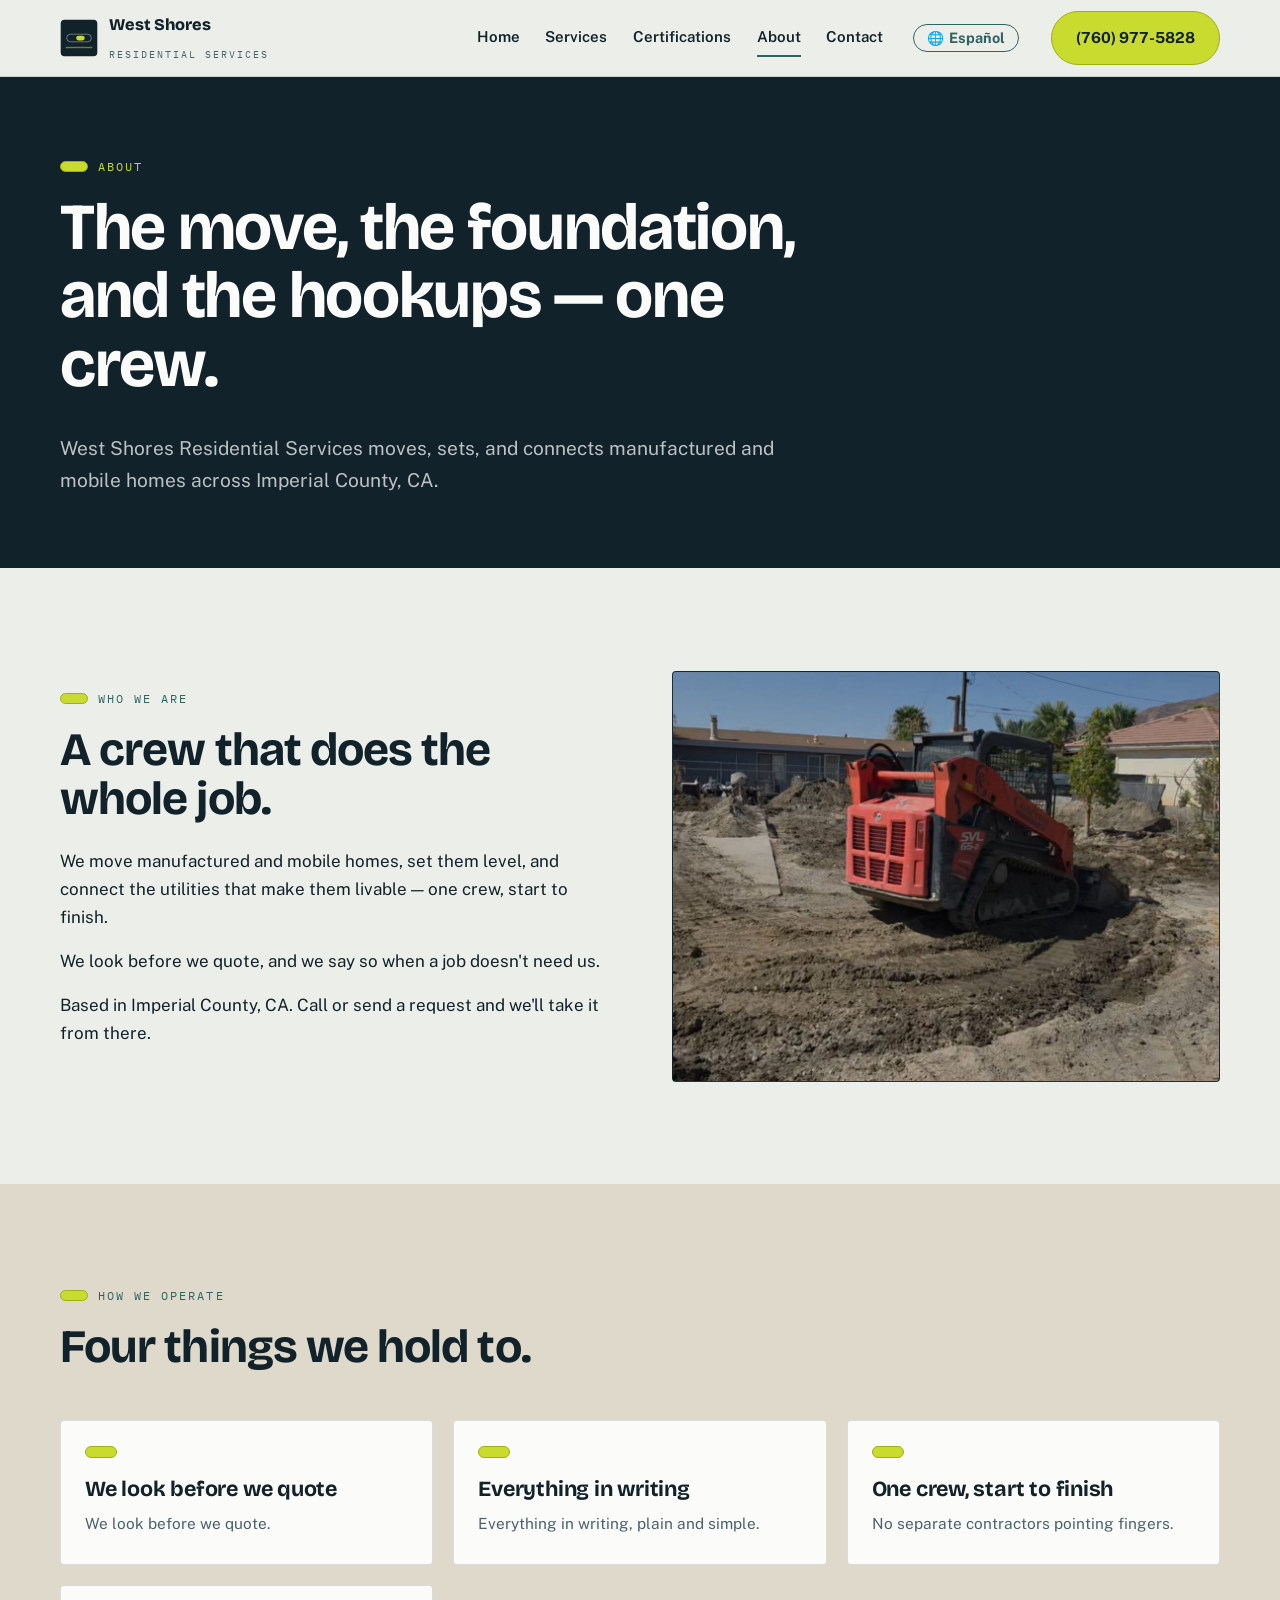
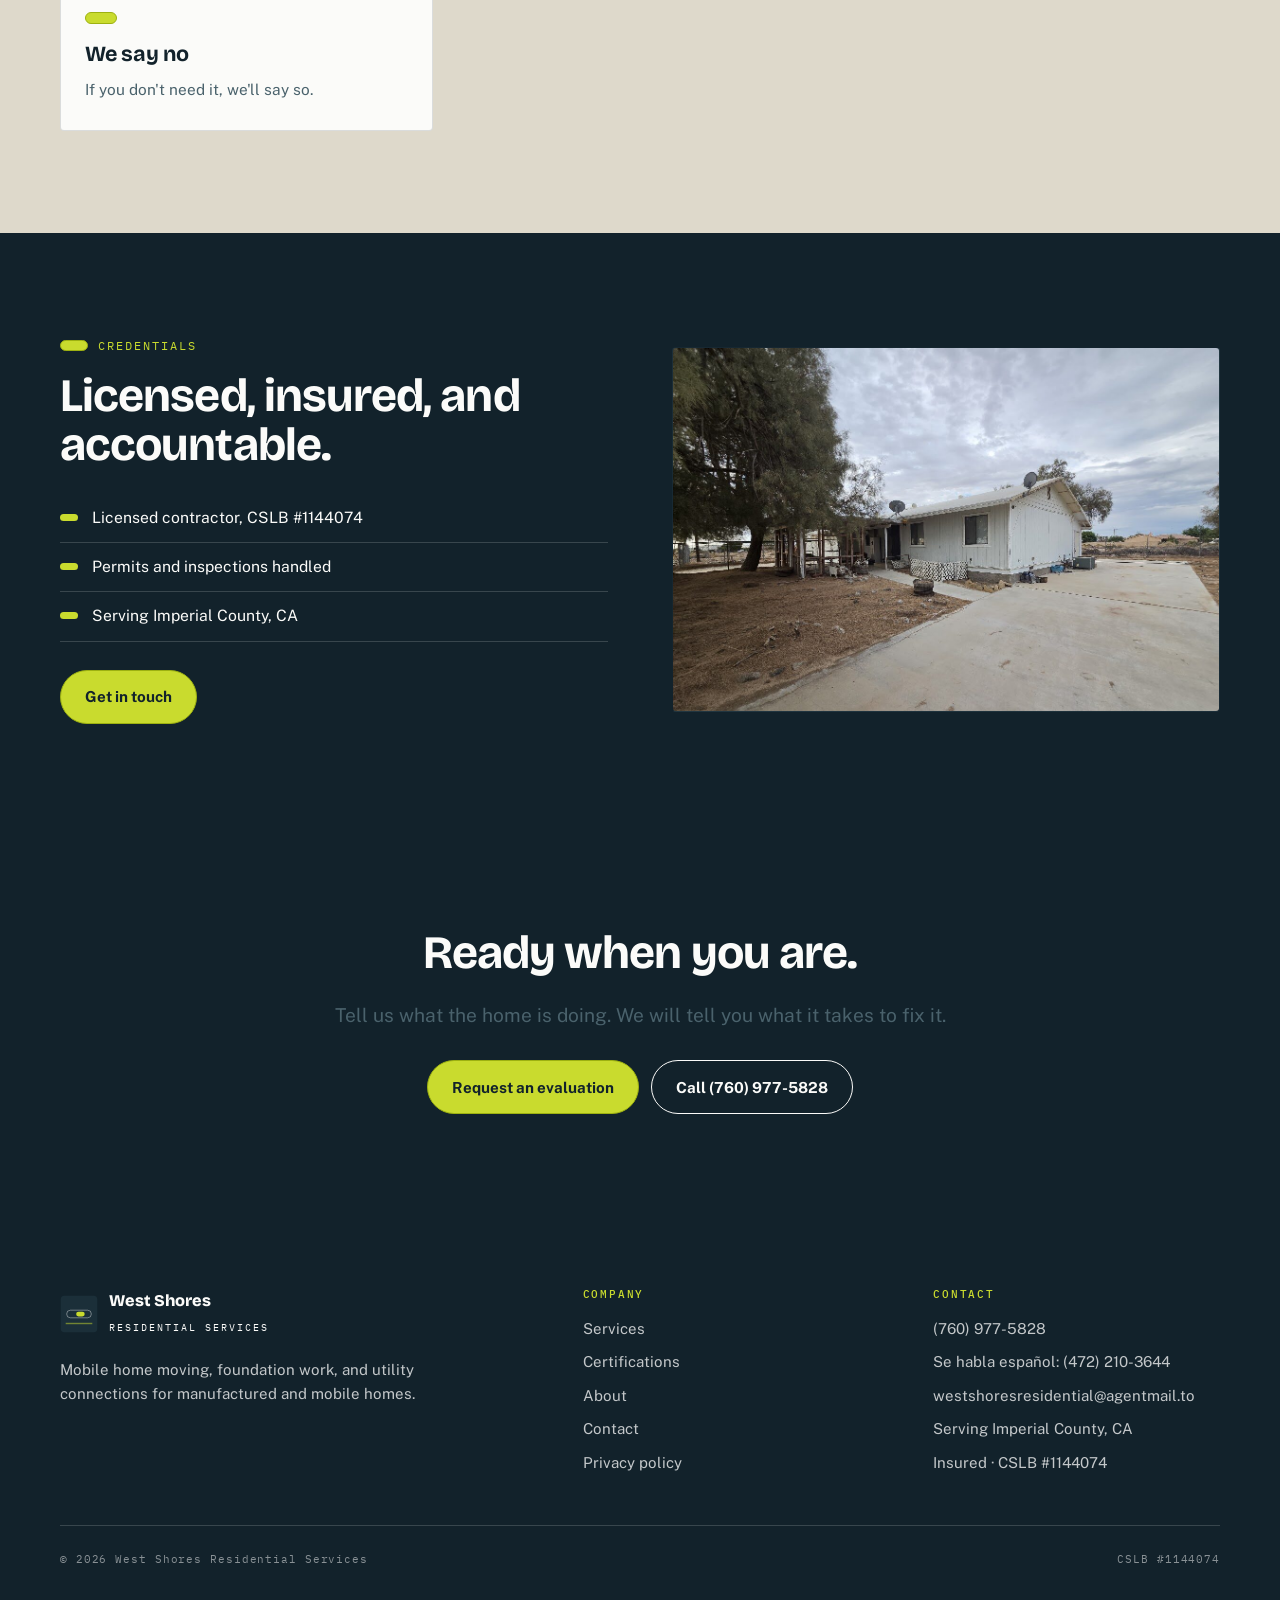
<file: about.html>
<!DOCTYPE html>
<html lang="en">
<head>
  <!-- Google Analytics 4 (ID set in /ga.js) -->
  <script src="/ga.js"></script>
<meta charset="utf-8">
<meta name="viewport" content="width=device-width, initial-scale=1">
<link rel="icon" type="image/svg+xml" href="data:image/svg+xml;utf8,%3Csvg xmlns=%27http://www.w3.org/2000/svg%27 viewBox=%270 0 40 40%27%3E%3Crect width=%2740%27 height=%2740%27 rx=%278%27 fill=%27%2312222b%27/%3E%3Crect x=%277%27 y=%2716%27 width=%2726%27 height=%278%27 rx=%274%27 fill=%27none%27 stroke=%27%23ffffff%27 stroke-opacity=%270.4%27/%3E%3Crect x=%2717%27 y=%2717.5%27 width=%279%27 height=%275%27 rx=%272.5%27 fill=%27%23c9db2e%27/%3E%3Cpath d=%27M6 30h28%27 stroke=%27%23c9db2e%27 stroke-width=%271.5%27 stroke-opacity=%270.5%27/%3E%3C/svg%3E">
<title>About | West Shores Residential Services</title>
<meta name="description" content="West Shores Residential Services specializes in mobile and manufactured home moving, foundation work, and utility connections in Imperial County, CA.">
<link rel="preconnect" href="https://fonts.googleapis.com">
<link rel="preconnect" href="https://fonts.gstatic.com" crossorigin>
<link href="https://fonts.googleapis.com/css2?family=Bricolage+Grotesque:opsz,wght@12..96,700;12..96,800&family=IBM+Plex+Mono:wght@400;500&family=Public+Sans:wght@400;600;700&display=swap" rel="stylesheet">
<link rel="stylesheet" href="/styles.css">
<link rel="alternate" hreflang="en" href="https://westshoresresidential.online/about.html">
<link rel="alternate" hreflang="es" href="https://westshoresresidential.online/es/about.html">
<link rel="alternate" hreflang="x-default" href="https://westshoresresidential.online/about.html">
</head>
<body>
<a class="skip" href="#main">Skip to content</a>

<header class="site-header">
  <div class="wrap header-inner">
    <a class="brand" href="/index.html">
      <svg class="brand-mark" viewBox="0 0 40 40" aria-hidden="true">
        <rect x="0.75" y="0.75" width="38.5" height="38.5" rx="4" fill="#12222b"/>
        <rect x="7" y="16" width="26" height="8" rx="4" fill="none" stroke="#ffffff" stroke-opacity="0.4"/>
        <rect x="17" y="17.5" width="9" height="5" rx="2.5" fill="#c9db2e"/>
        <path d="M6 30h28" stroke="#c9db2e" stroke-width="1.5" stroke-opacity="0.5"/>
      </svg>
      <span>
        <span class="brand-name">West Shores</span><br>
        <span class="brand-sub">Residential Services</span>
      </span>
    </a>
    <button class="nav-toggle" aria-expanded="false" aria-controls="nav">Menu</button>
    <nav class="nav" id="nav">
      <a href="/index.html">Home</a>
      <a href="/services.html">Services</a>
      <a href="/certifications.html">Certifications</a>
      <a href="/about.html" aria-current="page">About</a>
      <a href="/contact.html">Contact</a>
      <a href="/es/about.html" class="lang-switch">Español</a>
    </nav>
    <a class="btn btn-primary header-call" href="tel:+17609775828">(760) 977-5828</a>
  </div>
</header>

<main id="main">

  <section class="page-hero on-dark">
    <div class="wrap">
      <p class="eyebrow">About</p>
      <h1>The move, the foundation, and the hookups &mdash; one crew.</h1>
      <p class="lede">West Shores Residential Services moves, sets, and connects manufactured and mobile homes across Imperial County, CA.</p>
    </div>
  </section>

  <section>
    <div class="wrap split">
      <div>
        <p class="eyebrow">Who we are</p>
        <h2>A crew that does the whole job.</h2>
        <p>We move manufactured and mobile homes, set them level, and connect the utilities that make them livable &mdash; one crew, start to finish.</p>
        <p>We look before we quote, and we say so when a job doesn't need us.</p>
        <p>Based in Imperial County, CA. Call or send a request and we'll take it from there.</p>
      </div>
      <div class="frame has-photo"><img src="/images/tractor-close.jpg" alt="Skid steer excavating a foundation footing on a West Shores jobsite" loading="lazy"></div>
    </div>
  </section>

  <section class="band-shell">
    <div class="wrap">
      <div class="sec-head">
        <p class="eyebrow">How we operate</p>
        <h2>Four things we hold to.</h2>
      </div>
      <div class="cards">
        <div class="card">
          <h3>We look before we quote</h3>
          <p>We look before we quote.</p>
        </div>
        <div class="card">
          <h3>Everything in writing</h3>
          <p>Everything in writing, plain and simple.</p>
        </div>
        <div class="card">
          <h3>One crew, start to finish</h3>
          <p>No separate contractors pointing fingers.</p>
        </div>
        <div class="card">
          <h3>We say no</h3>
          <p>If you don't need it, we'll say so.</p>
        </div>
      </div>
    </div>
  </section>

  <section class="band-ink on-dark">
    <div class="wrap split">
      <div>
        <p class="eyebrow">Credentials</p>
        <h2>Licensed, insured, and accountable.</h2>
        <ul class="checks">
          <li>Licensed contractor, CSLB #1144074</li>
          <li>Permits and inspections handled</li>
          <li>Serving Imperial County, CA</li>
        </ul>
        <div class="btn-row">
          <a class="btn btn-primary" href="/contact.html">Get in touch</a>
        </div>
      </div>
      <div class="frame frame-sm has-photo"><img src="/images/mobile-home-1.jpg" alt="Completed manufactured home exterior on its finished site" loading="lazy"></div>
    </div>
  </section>

  <section class="cta">
    <div class="wrap">
      <h2>Ready when you are.</h2>
      <p class="lede" style="margin-inline:auto">Tell us what the home is doing. We will tell you what it takes to fix it.</p>
      <div class="btn-row">
        <a class="btn btn-primary" href="/contact.html">Request an evaluation</a>
        <a class="btn btn-ghost" href="tel:+17609775828">Call (760) 977-5828</a>
      </div>
    </div>
  </section>

</main>

<footer class="site-footer">
  <div class="wrap">
    <div class="footer-grid">
      <div>
        <a class="brand" href="/index.html">
          <svg class="brand-mark" viewBox="0 0 40 40" aria-hidden="true">
            <rect x="0.75" y="0.75" width="38.5" height="38.5" rx="4" fill="#1b2f39"/>
            <rect x="7" y="16" width="26" height="8" rx="4" fill="none" stroke="#ffffff" stroke-opacity="0.4"/>
            <rect x="17" y="17.5" width="9" height="5" rx="2.5" fill="#c9db2e"/>
            <path d="M6 30h28" stroke="#c9db2e" stroke-width="1.5" stroke-opacity="0.5"/>
          </svg>
          <span>
            <span class="brand-name">West Shores</span><br>
            <span class="brand-sub">Residential Services</span>
          </span>
        </a>
        <p style="margin-top:1.2rem;max-width:44ch">Mobile home moving, foundation work, and utility connections for manufactured and mobile homes.</p>
      </div>
      <div>
        <h4>Company</h4>
        <ul>
          <li><a href="/services.html">Services</a></li>
          <li><a href="/certifications.html">Certifications</a></li>
          <li><a href="/about.html">About</a></li>
          <li><a href="/contact.html">Contact</a></li>
          <li><a href="/privacy.html">Privacy policy</a></li>
        </ul>
      </div>
      <div>
        <h4>Contact</h4>
        <ul>
          <li><a href="tel:+17609775828">(760) 977-5828</a></li>
          <li>Se habla español: <a href="tel:+14722103644">(472) 210-3644</a></li>
          <li><a href="mailto:westshoresresidential@agentmail.to">westshoresresidential@agentmail.to</a></li>
          <li>Serving Imperial County, CA</li>
          <li>Insured &middot; CSLB #1144074</li>
        </ul>
      </div>
    </div>
    <div class="colophon">
      <span>© 2026 West Shores Residential Services</span>
      CSLB #1144074
    </div>
  </div>
</footer>

<a class="call-bar" href="tel:+17609775828">Call now</a>
<script src="/main.js"></script>
</body>
</html>
</file>
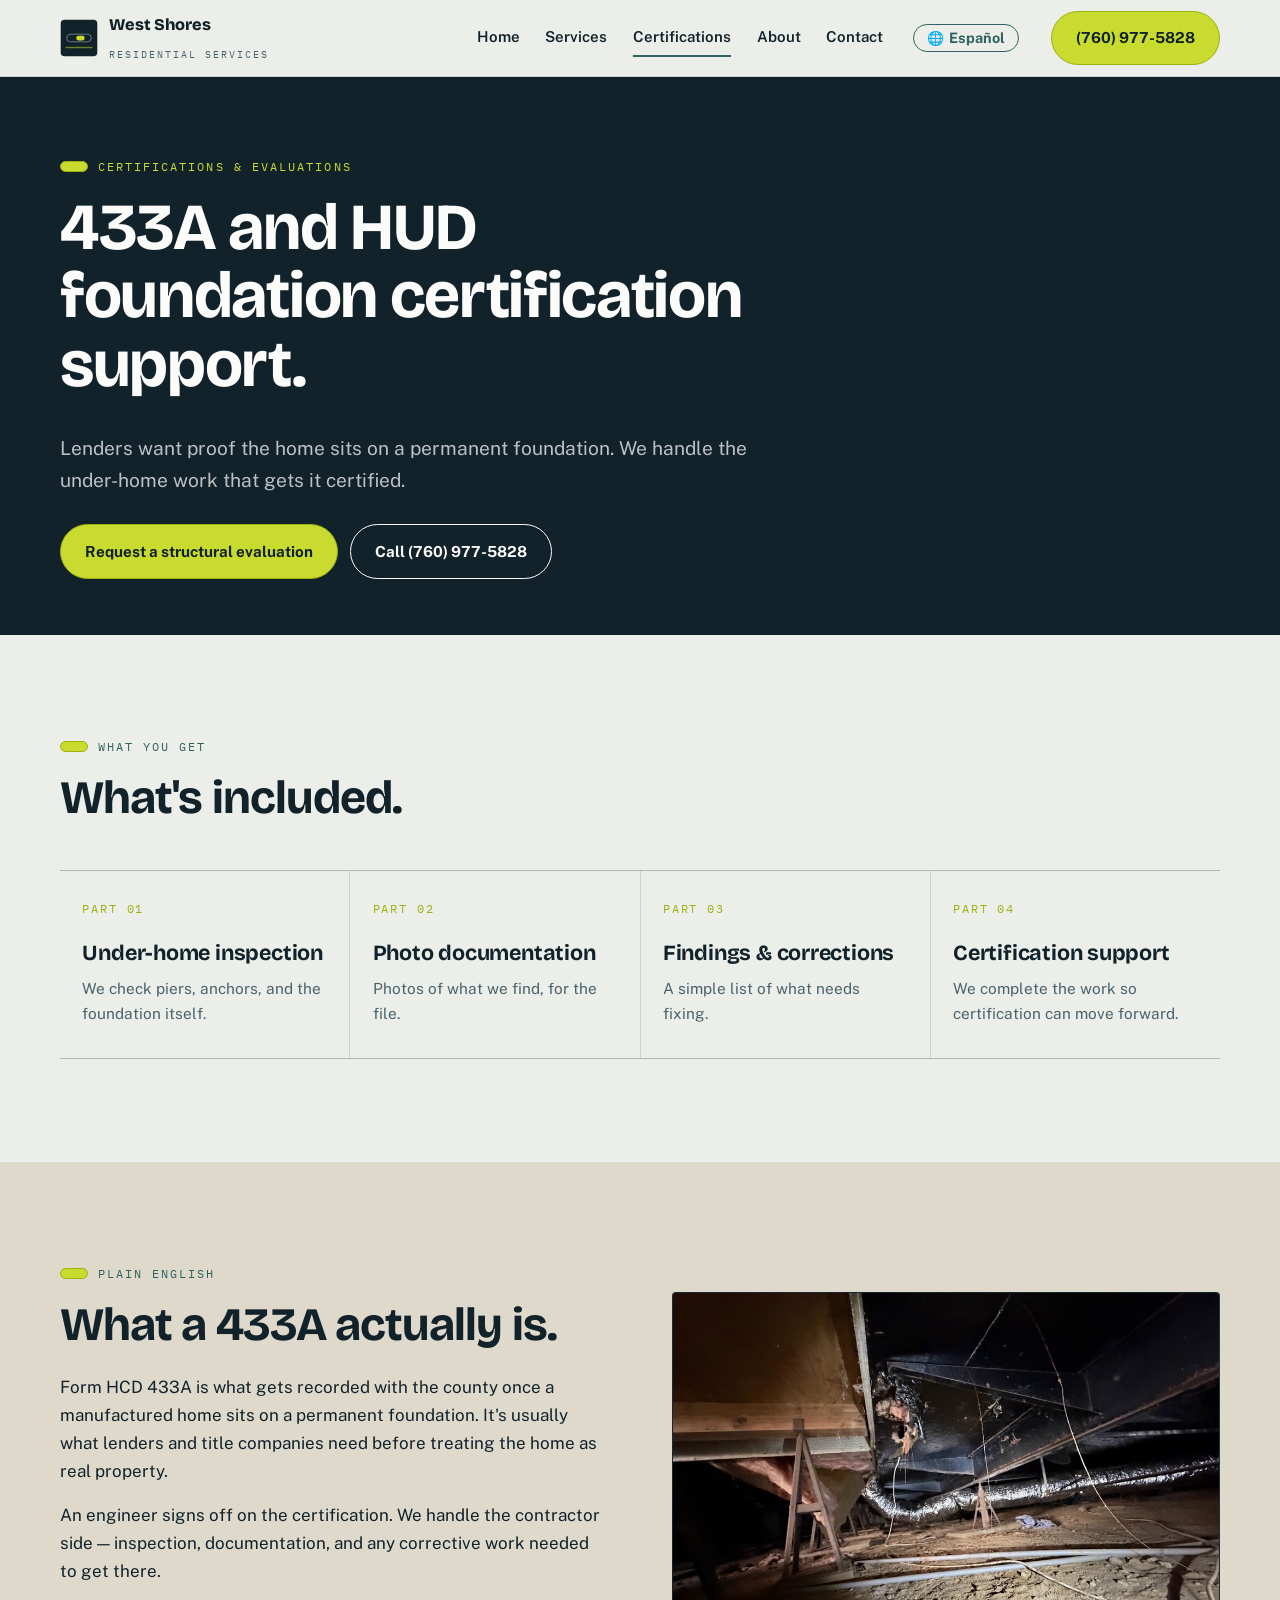
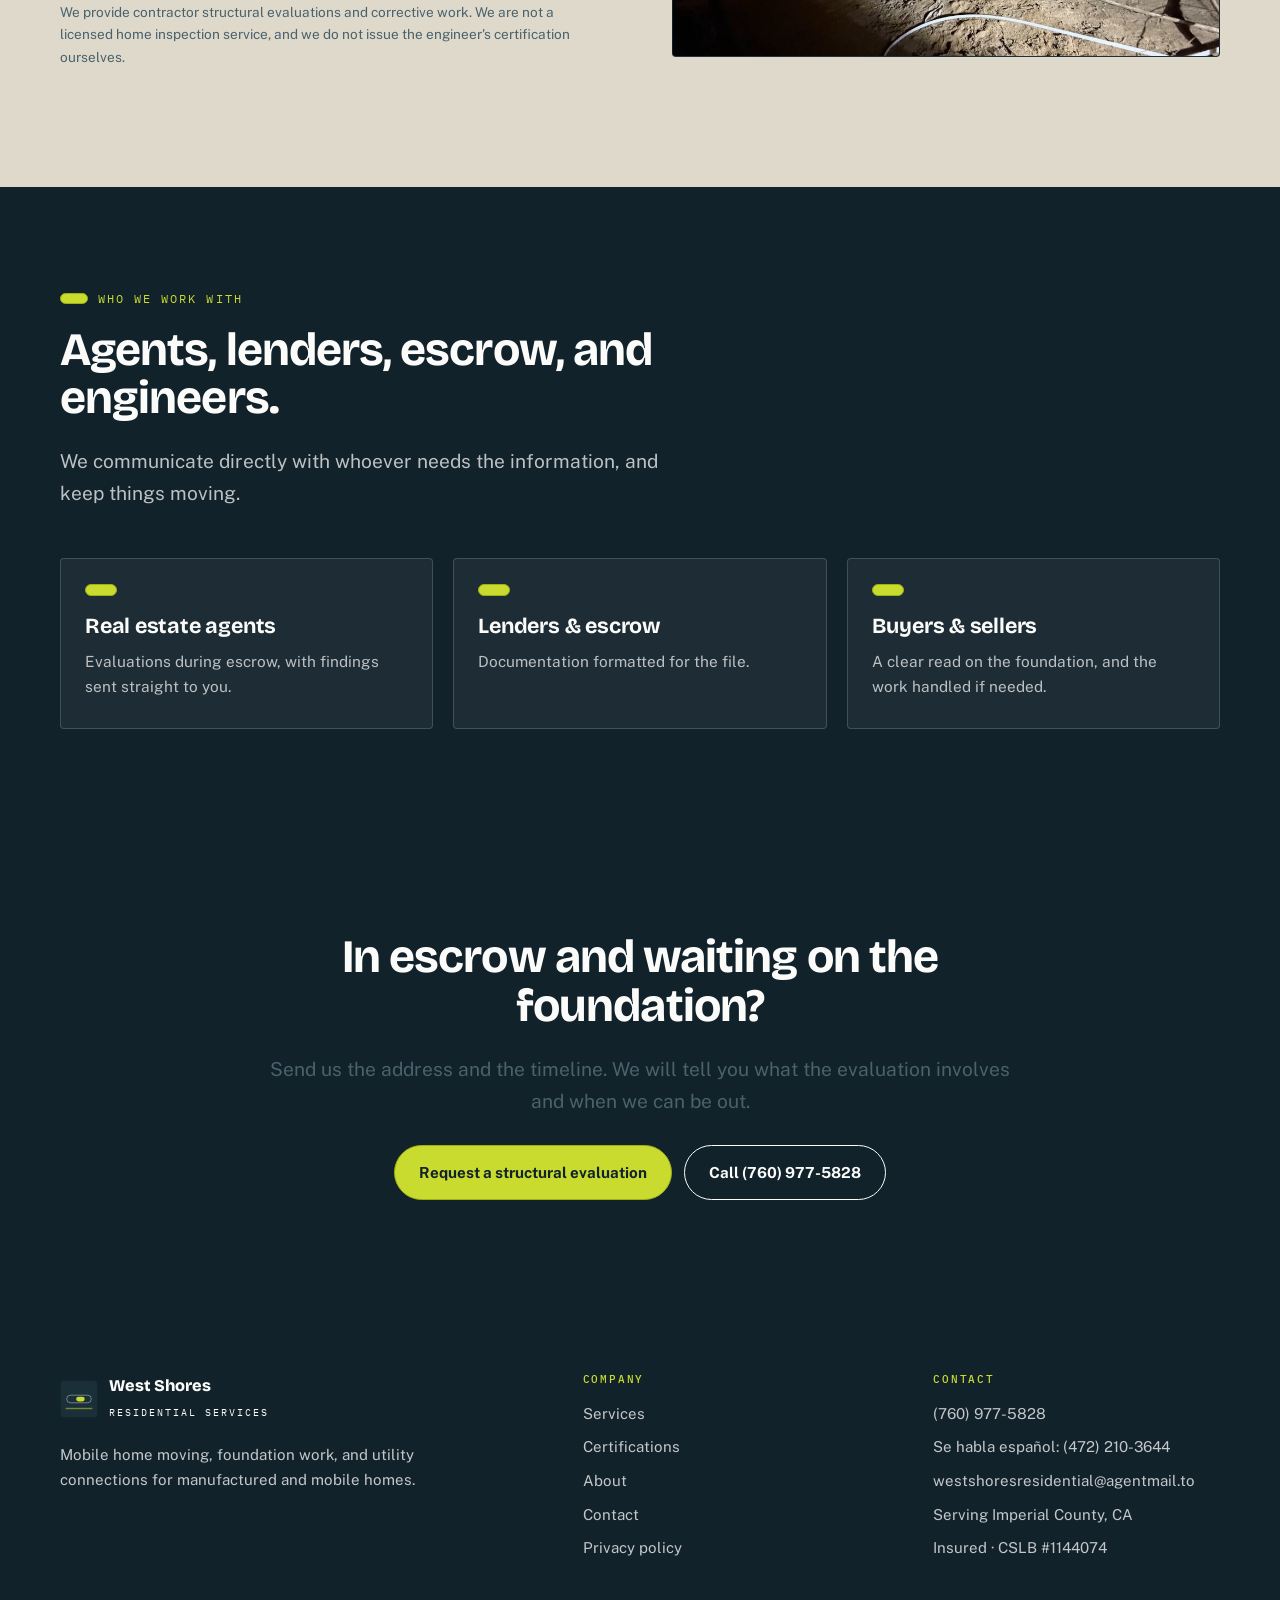
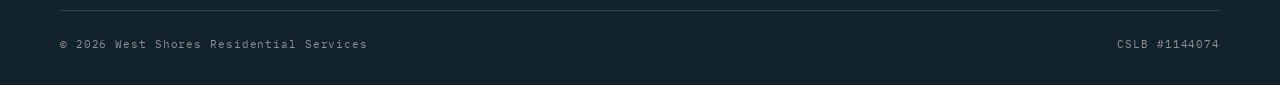
<file: certifications.html>
<!DOCTYPE html>
<html lang="en">
<head>
  <!-- Google Analytics 4 (ID set in /ga.js) -->
  <script src="/ga.js"></script>
<meta charset="utf-8">
<meta name="viewport" content="width=device-width, initial-scale=1">
<link rel="icon" type="image/svg+xml" href="data:image/svg+xml;utf8,%3Csvg xmlns=%27http://www.w3.org/2000/svg%27 viewBox=%270 0 40 40%27%3E%3Crect width=%2740%27 height=%2740%27 rx=%278%27 fill=%27%2312222b%27/%3E%3Crect x=%277%27 y=%2716%27 width=%2726%27 height=%278%27 rx=%274%27 fill=%27none%27 stroke=%27%23ffffff%27 stroke-opacity=%270.4%27/%3E%3Crect x=%2717%27 y=%2717.5%27 width=%279%27 height=%275%27 rx=%272.5%27 fill=%27%23c9db2e%27/%3E%3Cpath d=%27M6 30h28%27 stroke=%27%23c9db2e%27 stroke-width=%271.5%27 stroke-opacity=%270.5%27/%3E%3C/svg%3E">
<title>433A &amp; HUD Foundation Certification Support | West Shores Residential Services</title>
<meta name="description" content="Under-home structural evaluations, photo documentation, and 433A and HUD foundation certification support for manufactured home financing, escrow, and sale.">
<link rel="preconnect" href="https://fonts.googleapis.com">
<link rel="preconnect" href="https://fonts.gstatic.com" crossorigin>
<link href="https://fonts.googleapis.com/css2?family=Bricolage+Grotesque:opsz,wght@12..96,700;12..96,800&family=IBM+Plex+Mono:wght@400;500&family=Public+Sans:wght@400;600;700&display=swap" rel="stylesheet">
<link rel="stylesheet" href="/styles.css">
<link rel="alternate" hreflang="en" href="https://westshoresresidential.online/certifications.html">
<link rel="alternate" hreflang="es" href="https://westshoresresidential.online/es/certifications.html">
<link rel="alternate" hreflang="x-default" href="https://westshoresresidential.online/certifications.html">
</head>
<body>
<a class="skip" href="#main">Skip to content</a>

<header class="site-header">
  <div class="wrap header-inner">
    <a class="brand" href="/index.html">
      <svg class="brand-mark" viewBox="0 0 40 40" aria-hidden="true">
        <rect x="0.75" y="0.75" width="38.5" height="38.5" rx="4" fill="#12222b"/>
        <rect x="7" y="16" width="26" height="8" rx="4" fill="none" stroke="#ffffff" stroke-opacity="0.4"/>
        <rect x="17" y="17.5" width="9" height="5" rx="2.5" fill="#c9db2e"/>
        <path d="M6 30h28" stroke="#c9db2e" stroke-width="1.5" stroke-opacity="0.5"/>
      </svg>
      <span>
        <span class="brand-name">West Shores</span><br>
        <span class="brand-sub">Residential Services</span>
      </span>
    </a>
    <button class="nav-toggle" aria-expanded="false" aria-controls="nav">Menu</button>
    <nav class="nav" id="nav">
      <a href="/index.html">Home</a>
      <a href="/services.html">Services</a>
      <a href="/certifications.html" aria-current="page">Certifications</a>
      <a href="/about.html">About</a>
      <a href="/contact.html">Contact</a>
      <a href="/es/certifications.html" class="lang-switch">Español</a>
    </nav>
    <a class="btn btn-primary header-call" href="tel:+17609775828">(760) 977-5828</a>
  </div>
</header>

<main id="main">

  <section class="page-hero on-dark">
    <div class="wrap">
      <p class="eyebrow">Certifications &amp; evaluations</p>
      <h1>433A and HUD foundation certification support.</h1>
      <p class="lede">Lenders want proof the home sits on a permanent foundation. We handle the under-home work that gets it certified.</p>
      <div class="btn-row">
        <a class="btn btn-primary" href="/contact.html">Request a structural evaluation</a>
        <a class="btn btn-ghost" href="tel:+17609775828">Call (760) 977-5828</a>
      </div>
    </div>
  </section>

  <section>
    <div class="wrap">
      <div class="sec-head">
        <p class="eyebrow">What you get</p>
        <h2>What's included.</h2>
      </div>
      <div class="steps">
        <div class="step">
          <span class="step-no">PART 01</span>
          <h3>Under-home inspection</h3>
          <p>We check piers, anchors, and the foundation itself.</p>
        </div>
        <div class="step">
          <span class="step-no">PART 02</span>
          <h3>Photo documentation</h3>
          <p>Photos of what we find, for the file.</p>
        </div>
        <div class="step">
          <span class="step-no">PART 03</span>
          <h3>Findings &amp; corrections</h3>
          <p>A simple list of what needs fixing.</p>
        </div>
        <div class="step">
          <span class="step-no">PART 04</span>
          <h3>Certification support</h3>
          <p>We complete the work so certification can move forward.</p>
        </div>
      </div>
    </div>
  </section>

  <section class="band-shell">
    <div class="wrap split">
      <div>
        <p class="eyebrow">Plain English</p>
        <h2>What a 433A actually is.</h2>
        <p>Form HCD 433A is what gets recorded with the county once a manufactured home sits on a permanent foundation. It's usually what lenders and title companies need before treating the home as real property.</p>
        <p>An engineer signs off on the certification. We handle the contractor side &mdash; inspection, documentation, and any corrective work needed to get there.</p>
        <p class="form-note">We provide contractor structural evaluations and corrective work. We are not a licensed home inspection service, and we do not issue the engineer's certification ourselves.</p>
      </div>
      <div class="frame frame-sm has-photo"><img src="/images/under-pier.jpg" alt="Under-home structural documentation" loading="lazy"></div>
    </div>
  </section>

  <section class="band-ink on-dark">
    <div class="wrap">
      <div class="sec-head">
        <p class="eyebrow">Who we work with</p>
        <h2>Agents, lenders, escrow, and engineers.</h2>
        <p class="lede">We communicate directly with whoever needs the information, and keep things moving.</p>
      </div>
      <div class="cards">
        <div class="card" style="background:rgba(255,255,255,0.05);border-color:rgba(255,255,255,0.16)">
          <h3 style="color:var(--paper)">Real estate agents</h3>
          <p style="color:rgba(255,255,255,0.7)">Evaluations during escrow, with findings sent straight to you.</p>
        </div>
        <div class="card" style="background:rgba(255,255,255,0.05);border-color:rgba(255,255,255,0.16)">
          <h3 style="color:var(--paper)">Lenders &amp; escrow</h3>
          <p style="color:rgba(255,255,255,0.7)">Documentation formatted for the file.</p>
        </div>
        <div class="card" style="background:rgba(255,255,255,0.05);border-color:rgba(255,255,255,0.16)">
          <h3 style="color:var(--paper)">Buyers &amp; sellers</h3>
          <p style="color:rgba(255,255,255,0.7)">A clear read on the foundation, and the work handled if needed.</p>
        </div>
      </div>
    </div>
  </section>

  <section class="cta">
    <div class="wrap">
      <h2>In escrow and waiting on the foundation?</h2>
      <p class="lede" style="margin-inline:auto">Send us the address and the timeline. We will tell you what the evaluation involves and when we can be out.</p>
      <div class="btn-row">
        <a class="btn btn-primary" href="/contact.html">Request a structural evaluation</a>
        <a class="btn btn-ghost" href="tel:+17609775828">Call (760) 977-5828</a>
      </div>
    </div>
  </section>

</main>

<footer class="site-footer">
  <div class="wrap">
    <div class="footer-grid">
      <div>
        <a class="brand" href="/index.html">
          <svg class="brand-mark" viewBox="0 0 40 40" aria-hidden="true">
            <rect x="0.75" y="0.75" width="38.5" height="38.5" rx="4" fill="#1b2f39"/>
            <rect x="7" y="16" width="26" height="8" rx="4" fill="none" stroke="#ffffff" stroke-opacity="0.4"/>
            <rect x="17" y="17.5" width="9" height="5" rx="2.5" fill="#c9db2e"/>
            <path d="M6 30h28" stroke="#c9db2e" stroke-width="1.5" stroke-opacity="0.5"/>
          </svg>
          <span>
            <span class="brand-name">West Shores</span><br>
            <span class="brand-sub">Residential Services</span>
          </span>
        </a>
        <p style="margin-top:1.2rem;max-width:44ch">Mobile home moving, foundation work, and utility connections for manufactured and mobile homes.</p>
      </div>
      <div>
        <h4>Company</h4>
        <ul>
          <li><a href="/services.html">Services</a></li>
          <li><a href="/certifications.html">Certifications</a></li>
          <li><a href="/about.html">About</a></li>
          <li><a href="/contact.html">Contact</a></li>
          <li><a href="/privacy.html">Privacy policy</a></li>
        </ul>
      </div>
      <div>
        <h4>Contact</h4>
        <ul>
          <li><a href="tel:+17609775828">(760) 977-5828</a></li>
          <li>Se habla español: <a href="tel:+14722103644">(472) 210-3644</a></li>
          <li><a href="mailto:westshoresresidential@agentmail.to">westshoresresidential@agentmail.to</a></li>
          <li>Serving Imperial County, CA</li>
          <li>Insured &middot; CSLB #1144074</li>
        </ul>
      </div>
    </div>
    <div class="colophon">
      <span>© 2026 West Shores Residential Services</span>
      CSLB #1144074
    </div>
  </div>
</footer>

<a class="call-bar" href="tel:+17609775828">Call now</a>
<script src="/main.js"></script>
</body>
</html>
</file>
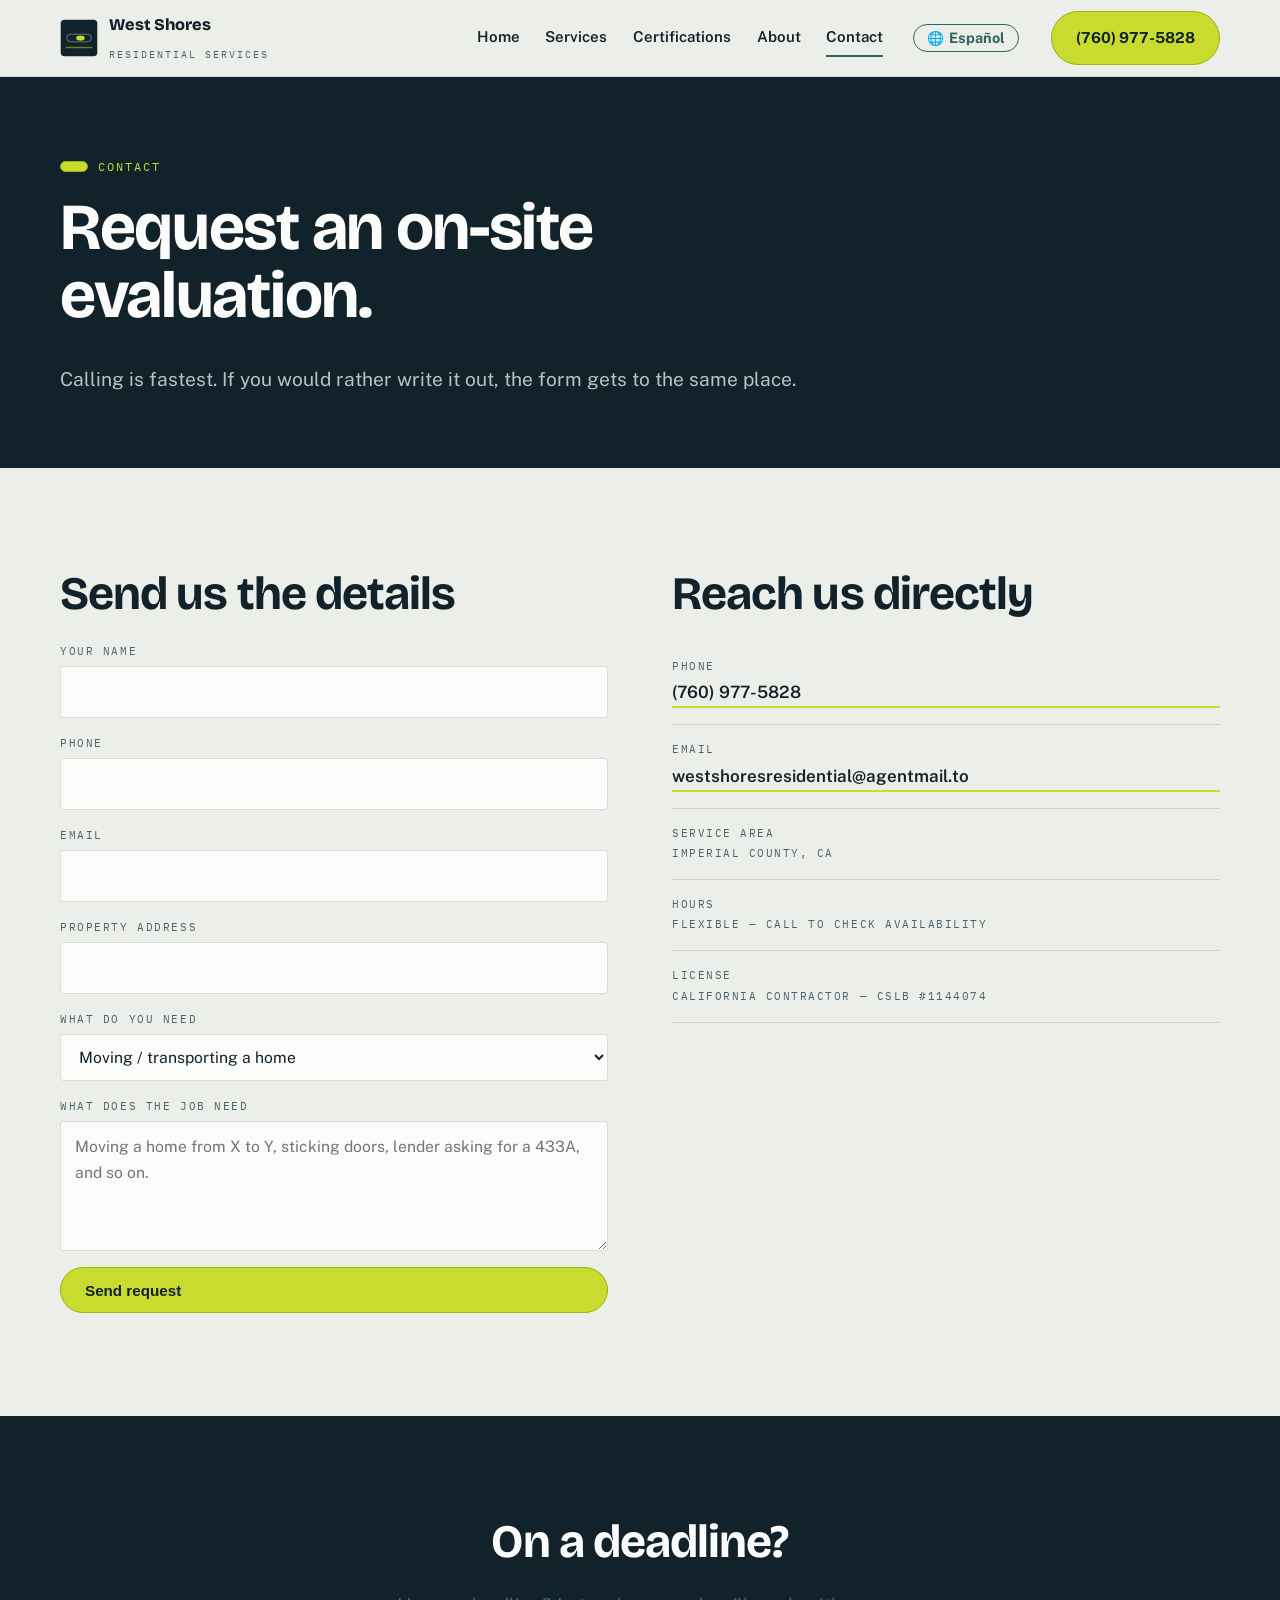
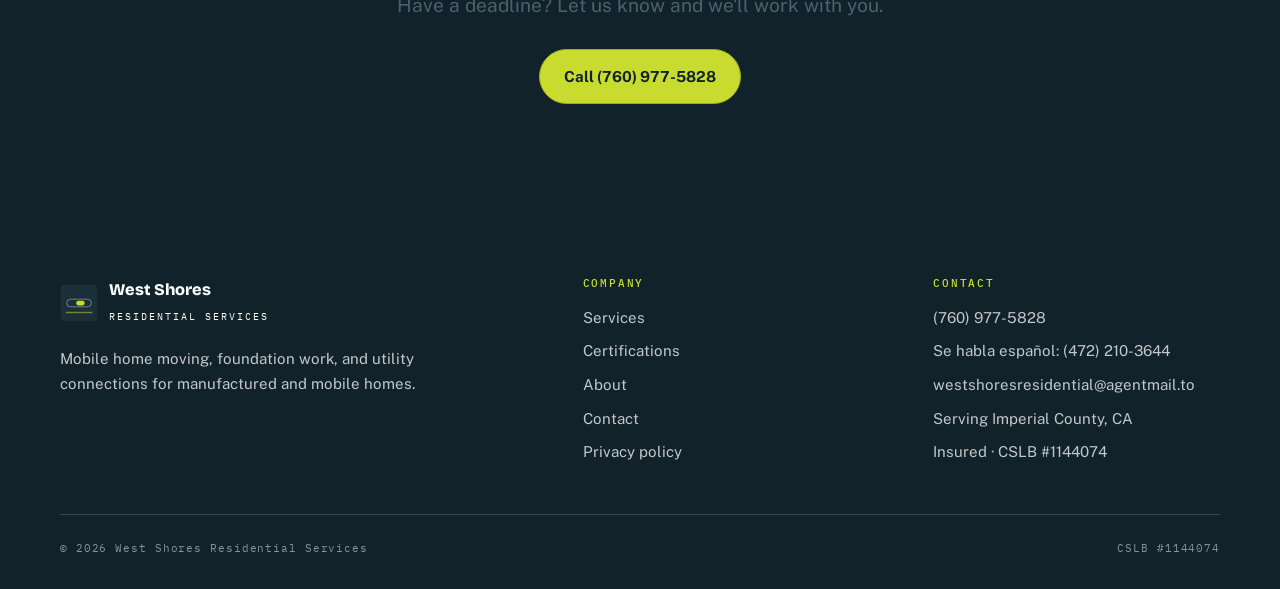
<file: contact.html>
<!DOCTYPE html>
<html lang="en">
<head>
  <!-- Google Analytics 4 (ID set in /ga.js) -->
  <script src="/ga.js"></script>
<meta charset="utf-8">
<meta name="viewport" content="width=device-width, initial-scale=1">
<link rel="icon" type="image/svg+xml" href="data:image/svg+xml;utf8,%3Csvg xmlns=%27http://www.w3.org/2000/svg%27 viewBox=%270 0 40 40%27%3E%3Crect width=%2740%27 height=%2740%27 rx=%278%27 fill=%27%2312222b%27/%3E%3Crect x=%277%27 y=%2716%27 width=%2726%27 height=%278%27 rx=%274%27 fill=%27none%27 stroke=%27%23ffffff%27 stroke-opacity=%270.4%27/%3E%3Crect x=%2717%27 y=%2717.5%27 width=%279%27 height=%275%27 rx=%272.5%27 fill=%27%23c9db2e%27/%3E%3Cpath d=%27M6 30h28%27 stroke=%27%23c9db2e%27 stroke-width=%271.5%27 stroke-opacity=%270.5%27/%3E%3C/svg%3E">
<title>Contact &amp; Request an Evaluation | West Shores Residential Services</title>
<meta name="description" content="Request an on-site evaluation for mobile home moving, foundation work, utility connections, or 433A certification support.">
<link rel="preconnect" href="https://fonts.googleapis.com">
<link rel="preconnect" href="https://fonts.gstatic.com" crossorigin>
<link href="https://fonts.googleapis.com/css2?family=Bricolage+Grotesque:opsz,wght@12..96,700;12..96,800&family=IBM+Plex+Mono:wght@400;500&family=Public+Sans:wght@400;600;700&display=swap" rel="stylesheet">
<link rel="stylesheet" href="/styles.css">
<link rel="alternate" hreflang="en" href="https://westshoresresidential.online/contact.html">
<link rel="alternate" hreflang="es" href="https://westshoresresidential.online/es/contact.html">
<link rel="alternate" hreflang="x-default" href="https://westshoresresidential.online/contact.html">
</head>
<body>
<a class="skip" href="#main">Skip to content</a>

<header class="site-header">
  <div class="wrap header-inner">
    <a class="brand" href="/index.html">
      <svg class="brand-mark" viewBox="0 0 40 40" aria-hidden="true">
        <rect x="0.75" y="0.75" width="38.5" height="38.5" rx="4" fill="#12222b"/>
        <rect x="7" y="16" width="26" height="8" rx="4" fill="none" stroke="#ffffff" stroke-opacity="0.4"/>
        <rect x="17" y="17.5" width="9" height="5" rx="2.5" fill="#c9db2e"/>
        <path d="M6 30h28" stroke="#c9db2e" stroke-width="1.5" stroke-opacity="0.5"/>
      </svg>
      <span>
        <span class="brand-name">West Shores</span><br>
        <span class="brand-sub">Residential Services</span>
      </span>
    </a>
    <button class="nav-toggle" aria-expanded="false" aria-controls="nav">Menu</button>
    <nav class="nav" id="nav">
      <a href="/index.html">Home</a>
      <a href="/services.html">Services</a>
      <a href="/certifications.html">Certifications</a>
      <a href="/about.html">About</a>
      <a href="/contact.html" aria-current="page">Contact</a>
      <a href="/es/contact.html" class="lang-switch">Español</a>
    </nav>
    <a class="btn btn-primary header-call" href="tel:+17609775828">(760) 977-5828</a>
  </div>
</header>

<main id="main">

  <section class="page-hero on-dark">
    <div class="wrap">
      <p class="eyebrow">Contact</p>
      <h1>Request an on-site evaluation.</h1>
      <p class="lede">Calling is fastest. If you would rather write it out, the form gets to the same place.</p>
    </div>
  </section>

  <section>
    <div class="wrap split" style="align-items:start">
      <div>
        <h2>Send us the details</h2>
        <form class="form" action="https://n8n.westshoresresidential.online/webhook/westshores-contact" method="post">
          <input type="hidden" name="lang" value="en">
          <div class="field">
            <label for="name">Your name</label>
            <input id="name" name="name" type="text" autocomplete="name" required>
          </div>
          <div class="field">
            <label for="phone">Phone</label>
            <input id="phone" name="phone" type="tel" autocomplete="tel" required>
          </div>
          <div class="field">
            <label for="email">Email</label>
            <input id="email" name="email" type="email" autocomplete="email">
          </div>
          <div class="field">
            <label for="address">Property address</label>
            <input id="address" name="address" type="text" autocomplete="street-address">
          </div>
          <div class="field">
            <label for="type">What do you need</label>
            <select id="type" name="type">
              <option>Moving / transporting a home</option>
              <option>Leveling or foundation repair</option>
              <option>Water, sewer, gas, or electrical hookup</option>
              <option>433A or HUD certification support</option>
              <option>Skirting, pads, or supports</option>
              <option>Something else</option>
            </select>
          </div>
          <div class="field">
            <label for="message">What does the job need</label>
            <textarea id="message" name="message" placeholder="Moving a home from X to Y, sticking doors, lender asking for a 433A, and so on."></textarea>
          </div>
          <button class="btn btn-primary" type="submit">Send request</button>
        </form>
      </div>

      <div>
        <h2>Reach us directly</h2>
        <ul class="contact-list">
          <li>
            <span>Phone</span>
            <a href="tel:+17609775828">(760) 977-5828</a>
          </li>
          <li>
            <span>Email</span>
            <a href="mailto:westshoresresidential@agentmail.to">westshoresresidential@agentmail.to</a>
          </li>
          <li>
            <span>Service area</span>
            <span>Imperial County, CA</span>
          </li>
          <li>
            <span>Hours</span>
            <span>Flexible &mdash; call to check availability</span>
          </li>
          <li>
            <span>License</span>
            <span>California contractor &mdash; CSLB #1144074</span>
          </li>
        </ul>
      </div>
    </div>
  </section>

  <section class="cta">
    <div class="wrap">
      <h2>On a deadline?</h2>
      <p class="lede" style="margin-inline:auto">Have a deadline? Let us know and we'll work with you.</p>
      <div class="btn-row">
        <a class="btn btn-primary" href="tel:+17609775828">Call (760) 977-5828</a>
      </div>
    </div>
  </section>

</main>

<footer class="site-footer">
  <div class="wrap">
    <div class="footer-grid">
      <div>
        <a class="brand" href="/index.html">
          <svg class="brand-mark" viewBox="0 0 40 40" aria-hidden="true">
            <rect x="0.75" y="0.75" width="38.5" height="38.5" rx="4" fill="#1b2f39"/>
            <rect x="7" y="16" width="26" height="8" rx="4" fill="none" stroke="#ffffff" stroke-opacity="0.4"/>
            <rect x="17" y="17.5" width="9" height="5" rx="2.5" fill="#c9db2e"/>
            <path d="M6 30h28" stroke="#c9db2e" stroke-width="1.5" stroke-opacity="0.5"/>
          </svg>
          <span>
            <span class="brand-name">West Shores</span><br>
            <span class="brand-sub">Residential Services</span>
          </span>
        </a>
        <p style="margin-top:1.2rem;max-width:44ch">Mobile home moving, foundation work, and utility connections for manufactured and mobile homes.</p>
      </div>
      <div>
        <h4>Company</h4>
        <ul>
          <li><a href="/services.html">Services</a></li>
          <li><a href="/certifications.html">Certifications</a></li>
          <li><a href="/about.html">About</a></li>
          <li><a href="/contact.html">Contact</a></li>
          <li><a href="/privacy.html">Privacy policy</a></li>
        </ul>
      </div>
      <div>
        <h4>Contact</h4>
        <ul>
          <li><a href="tel:+17609775828">(760) 977-5828</a></li>
          <li>Se habla español: <a href="tel:+14722103644">(472) 210-3644</a></li>
          <li><a href="mailto:westshoresresidential@agentmail.to">westshoresresidential@agentmail.to</a></li>
          <li>Serving Imperial County, CA</li>
          <li>Insured &middot; CSLB #1144074</li>
        </ul>
      </div>
    </div>
    <div class="colophon">
      <span>© 2026 West Shores Residential Services</span>
      CSLB #1144074
    </div>
  </div>
</footer>

<a class="call-bar" href="tel:+17609775828">Call now</a>
<script src="/main.js"></script>
</body>
</html>
</file>
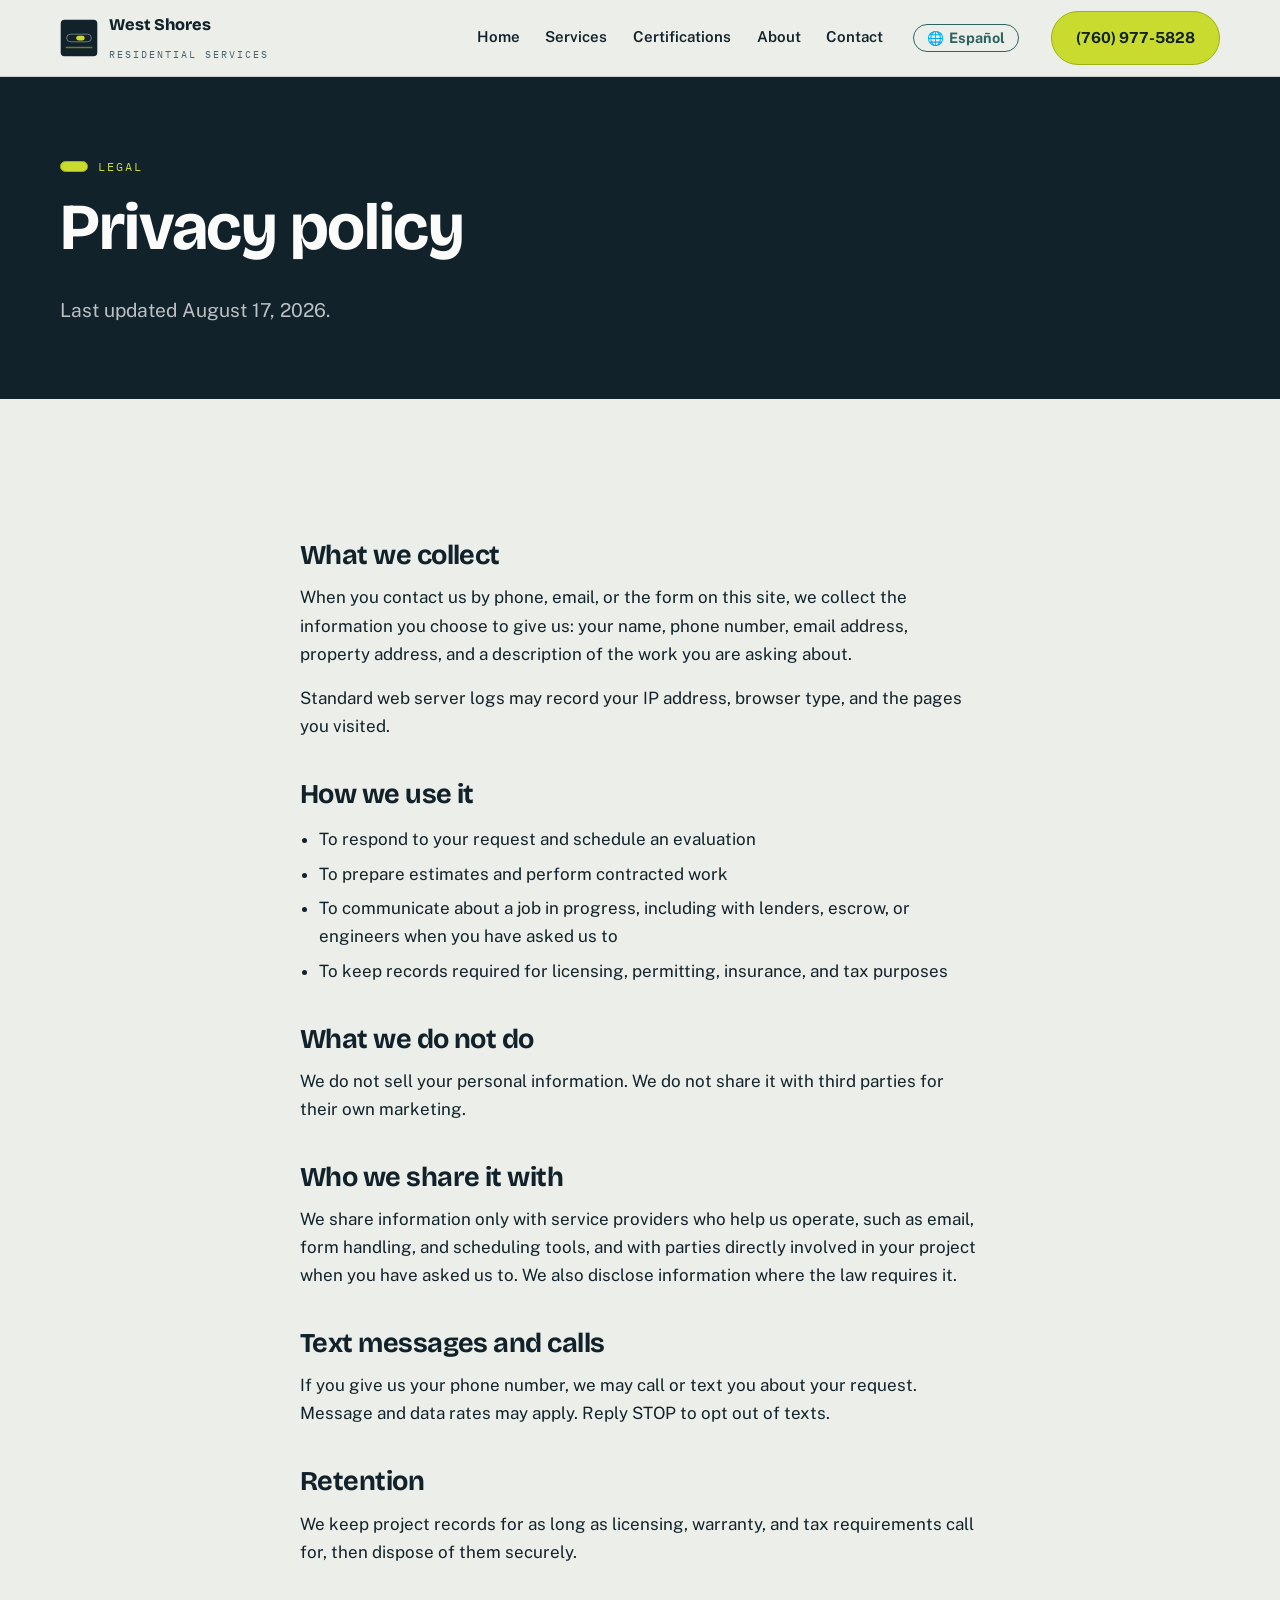
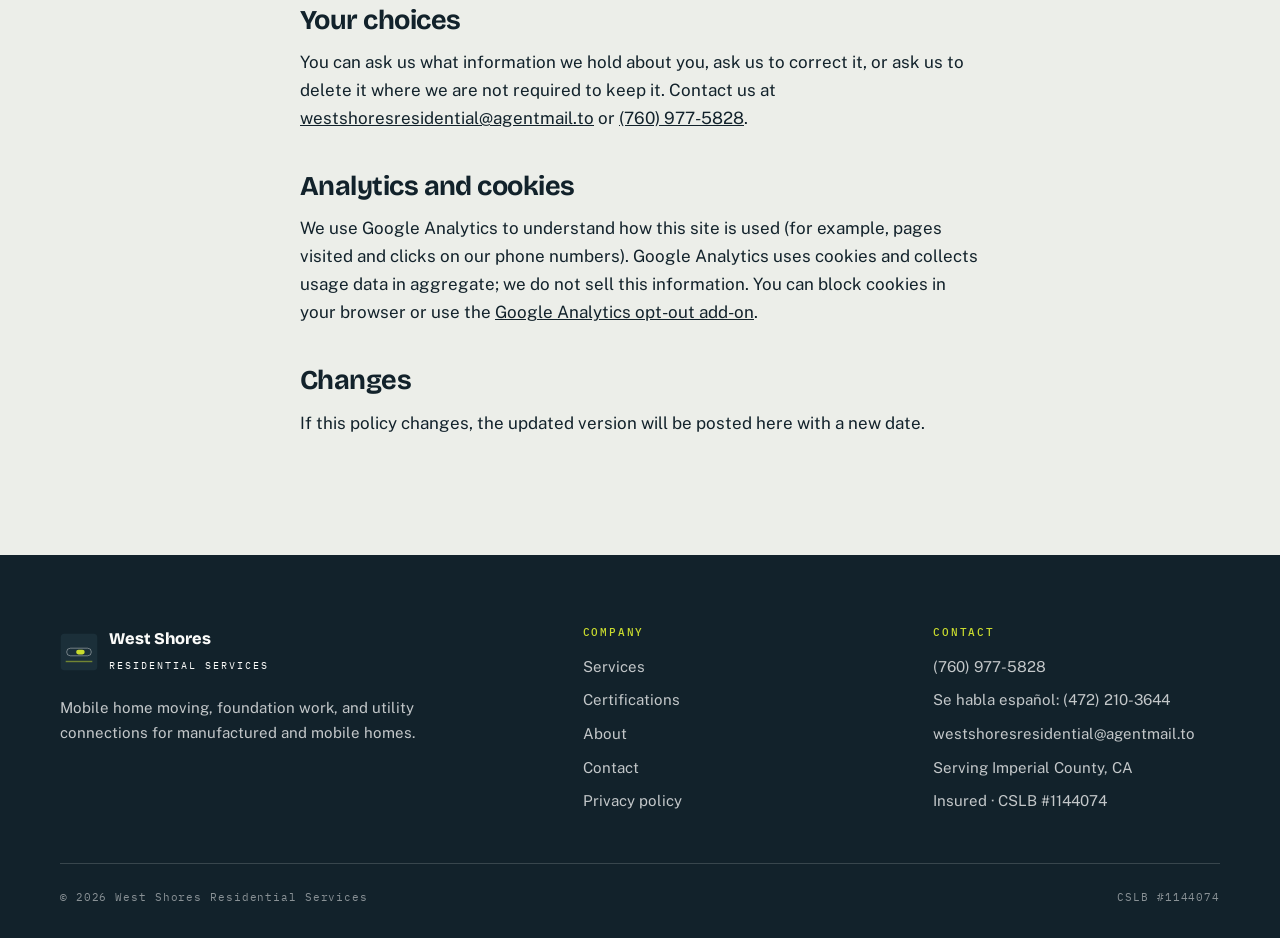
<file: privacy.html>
<!DOCTYPE html>
<html lang="en">
<head>
  <!-- Google Analytics 4 (ID set in /ga.js) -->
  <script src="/ga.js"></script>
<meta charset="utf-8">
<meta name="viewport" content="width=device-width, initial-scale=1">
<link rel="icon" type="image/svg+xml" href="data:image/svg+xml;utf8,%3Csvg xmlns=%27http://www.w3.org/2000/svg%27 viewBox=%270 0 40 40%27%3E%3Crect width=%2740%27 height=%2740%27 rx=%278%27 fill=%27%2312222b%27/%3E%3Crect x=%277%27 y=%2716%27 width=%2726%27 height=%278%27 rx=%274%27 fill=%27none%27 stroke=%27%23ffffff%27 stroke-opacity=%270.4%27/%3E%3Crect x=%2717%27 y=%2717.5%27 width=%279%27 height=%275%27 rx=%272.5%27 fill=%27%23c9db2e%27/%3E%3Cpath d=%27M6 30h28%27 stroke=%27%23c9db2e%27 stroke-width=%271.5%27 stroke-opacity=%270.5%27/%3E%3C/svg%3E">
<title>Privacy Policy | West Shores Residential Services</title>
<meta name="description" content="How West Shores Residential Services collects and uses information submitted through this website.">
<meta name="robots" content="noindex">
<link rel="preconnect" href="https://fonts.googleapis.com">
<link rel="preconnect" href="https://fonts.gstatic.com" crossorigin>
<link href="https://fonts.googleapis.com/css2?family=Bricolage+Grotesque:opsz,wght@12..96,700;12..96,800&family=IBM+Plex+Mono:wght@400;500&family=Public+Sans:wght@400;600;700&display=swap" rel="stylesheet">
<link rel="stylesheet" href="/styles.css">
</head>
<body>
<a class="skip" href="#main">Skip to content</a>

<header class="site-header">
  <div class="wrap header-inner">
    <a class="brand" href="/index.html">
      <svg class="brand-mark" viewBox="0 0 40 40" aria-hidden="true">
        <rect x="0.75" y="0.75" width="38.5" height="38.5" rx="4" fill="#12222b"/>
        <rect x="7" y="16" width="26" height="8" rx="4" fill="none" stroke="#ffffff" stroke-opacity="0.4"/>
        <rect x="17" y="17.5" width="9" height="5" rx="2.5" fill="#c9db2e"/>
        <path d="M6 30h28" stroke="#c9db2e" stroke-width="1.5" stroke-opacity="0.5"/>
      </svg>
      <span>
        <span class="brand-name">West Shores</span><br>
        <span class="brand-sub">Residential Services</span>
      </span>
    </a>
    <button class="nav-toggle" aria-expanded="false" aria-controls="nav">Menu</button>
    <nav class="nav" id="nav">
      <a href="/index.html">Home</a>
      <a href="/services.html">Services</a>
      <a href="/certifications.html">Certifications</a>
      <a href="/about.html">About</a>
      <a href="/contact.html">Contact</a>
      <a href="/es/privacy.html" class="lang-switch">Español</a>
    </nav>
    <a class="btn btn-primary header-call" href="tel:+17609775828">(760) 977-5828</a>
  </div>
</header>

<main id="main">

  <section class="page-hero on-dark">
    <div class="wrap">
      <p class="eyebrow">Legal</p>
      <h1>Privacy policy</h1>
      <p class="lede">Last updated August 17, 2026.</p>
    </div>
  </section>

  <section>
    <div class="wrap prose">
      <h2>What we collect</h2>
      <p>When you contact us by phone, email, or the form on this site, we collect the information you choose to give us: your name, phone number, email address, property address, and a description of the work you are asking about.</p>
      <p>Standard web server logs may record your IP address, browser type, and the pages you visited.</p>

      <h2>How we use it</h2>
      <ul>
        <li>To respond to your request and schedule an evaluation</li>
        <li>To prepare estimates and perform contracted work</li>
        <li>To communicate about a job in progress, including with lenders, escrow, or engineers when you have asked us to</li>
        <li>To keep records required for licensing, permitting, insurance, and tax purposes</li>
      </ul>

      <h2>What we do not do</h2>
      <p>We do not sell your personal information. We do not share it with third parties for their own marketing.</p>

      <h2>Who we share it with</h2>
      <p>We share information only with service providers who help us operate, such as email, form handling, and scheduling tools, and with parties directly involved in your project when you have asked us to. We also disclose information where the law requires it.</p>

      <h2>Text messages and calls</h2>
      <p>If you give us your phone number, we may call or text you about your request. Message and data rates may apply. Reply STOP to opt out of texts.</p>

      <h2>Retention</h2>
      <p>We keep project records for as long as licensing, warranty, and tax requirements call for, then dispose of them securely.</p>

      <h2>Your choices</h2>
      <p>You can ask us what information we hold about you, ask us to correct it, or ask us to delete it where we are not required to keep it. Contact us at <a href="mailto:westshoresresidential@agentmail.to">westshoresresidential@agentmail.to</a> or <a href="tel:+17609775828">(760) 977-5828</a>.</p>

      <h2>Analytics and cookies</h2>
      <p>We use Google Analytics to understand how this site is used (for example, pages visited and clicks on our phone numbers). Google Analytics uses cookies and collects usage data in aggregate; we do not sell this information. You can block cookies in your browser or use the <a href="https://tools.google.com/dlpage/gaoptout">Google Analytics opt-out add-on</a>.</p>

      <h2>Changes</h2>
      <p>If this policy changes, the updated version will be posted here with a new date.</p>
    </div>
  </section>

</main>

<footer class="site-footer">
  <div class="wrap">
    <div class="footer-grid">
      <div>
        <a class="brand" href="/index.html">
          <svg class="brand-mark" viewBox="0 0 40 40" aria-hidden="true">
            <rect x="0.75" y="0.75" width="38.5" height="38.5" rx="4" fill="#1b2f39"/>
            <rect x="7" y="16" width="26" height="8" rx="4" fill="none" stroke="#ffffff" stroke-opacity="0.4"/>
            <rect x="17" y="17.5" width="9" height="5" rx="2.5" fill="#c9db2e"/>
            <path d="M6 30h28" stroke="#c9db2e" stroke-width="1.5" stroke-opacity="0.5"/>
          </svg>
          <span>
            <span class="brand-name">West Shores</span><br>
            <span class="brand-sub">Residential Services</span>
          </span>
        </a>
        <p style="margin-top:1.2rem;max-width:44ch">Mobile home moving, foundation work, and utility connections for manufactured and mobile homes.</p>
      </div>
      <div>
        <h4>Company</h4>
        <ul>
          <li><a href="/services.html">Services</a></li>
          <li><a href="/certifications.html">Certifications</a></li>
          <li><a href="/about.html">About</a></li>
          <li><a href="/contact.html">Contact</a></li>
          <li><a href="/privacy.html">Privacy policy</a></li>
        </ul>
      </div>
      <div>
        <h4>Contact</h4>
        <ul>
          <li><a href="tel:+17609775828">(760) 977-5828</a></li>
          <li>Se habla español: <a href="tel:+14722103644">(472) 210-3644</a></li>
          <li><a href="mailto:westshoresresidential@agentmail.to">westshoresresidential@agentmail.to</a></li>
          <li>Serving Imperial County, CA</li>
          <li>Insured &middot; CSLB #1144074</li>
        </ul>
      </div>
    </div>
    <div class="colophon">
      <span>© 2026 West Shores Residential Services</span>
      CSLB #1144074
    </div>
  </div>
</footer>

<a class="call-bar" href="tel:+17609775828">Call now</a>
<script src="/main.js"></script>
</body>
</html>
</file>
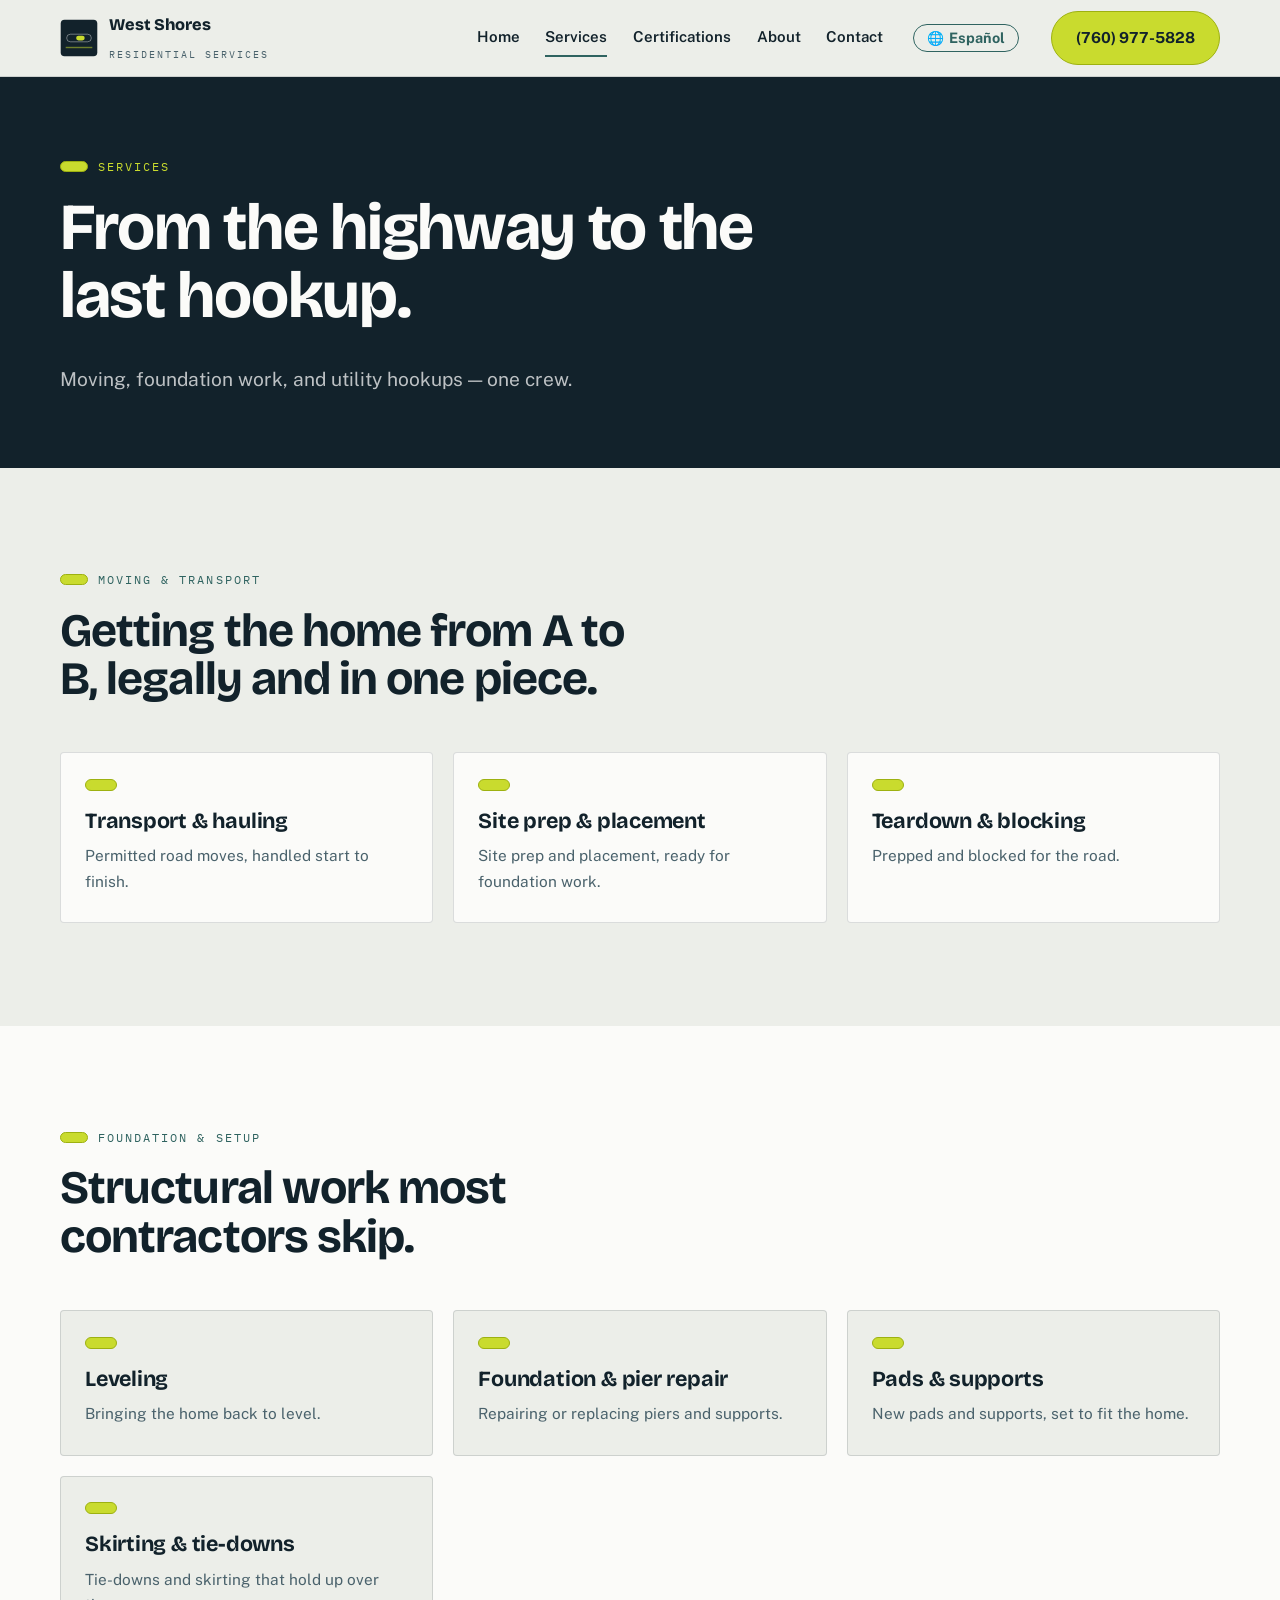
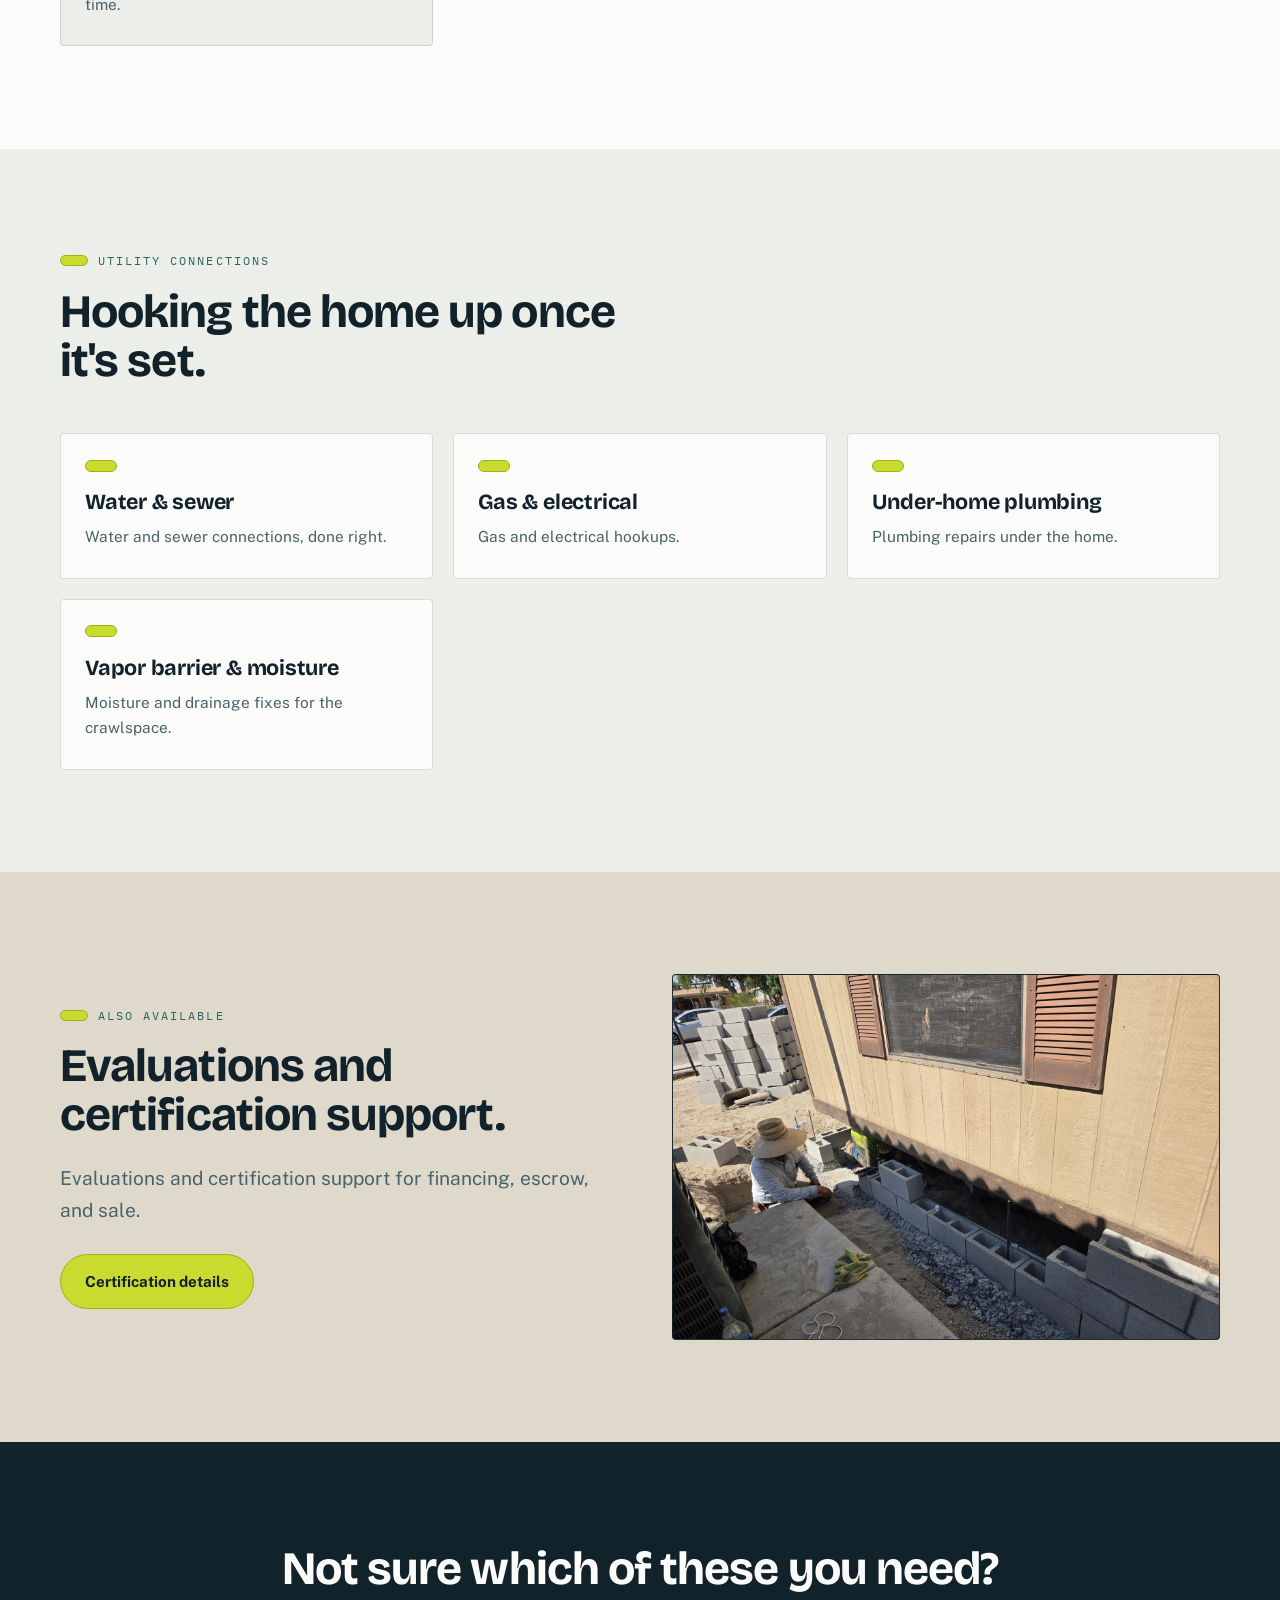
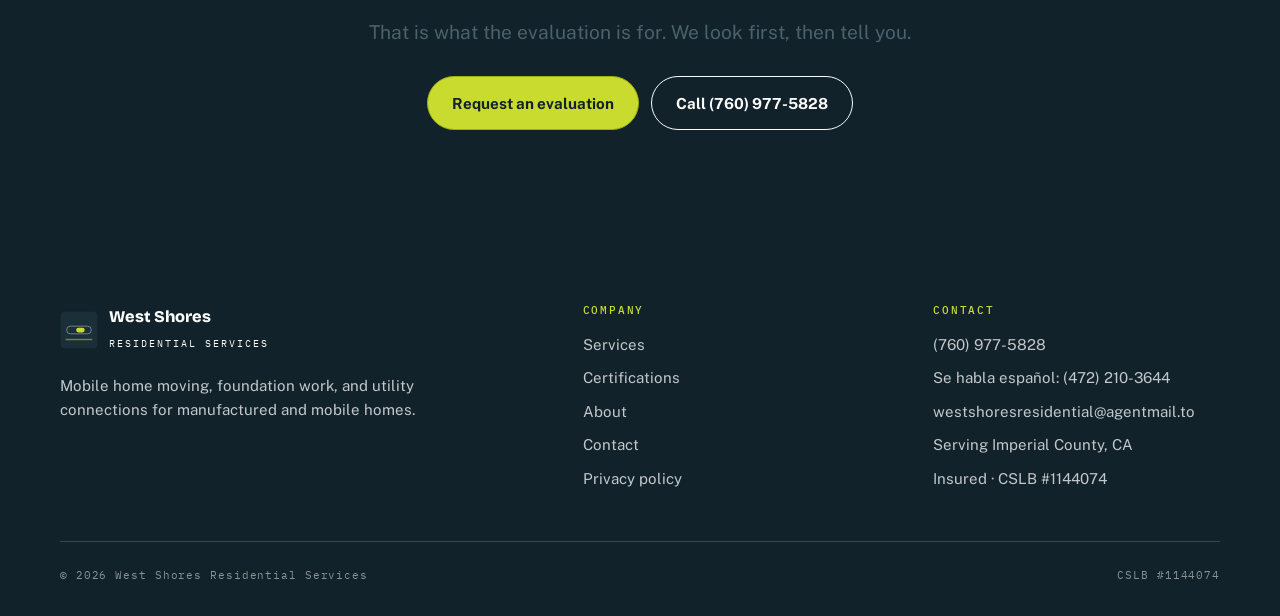
<file: services.html>
<!DOCTYPE html>
<html lang="en">
<head>
  <!-- Google Analytics 4 (ID set in /ga.js) -->
  <script src="/ga.js"></script>
<meta charset="utf-8">
<meta name="viewport" content="width=device-width, initial-scale=1">
<link rel="icon" type="image/svg+xml" href="data:image/svg+xml;utf8,%3Csvg xmlns=%27http://www.w3.org/2000/svg%27 viewBox=%270 0 40 40%27%3E%3Crect width=%2740%27 height=%2740%27 rx=%278%27 fill=%27%2312222b%27/%3E%3Crect x=%277%27 y=%2716%27 width=%2726%27 height=%278%27 rx=%274%27 fill=%27none%27 stroke=%27%23ffffff%27 stroke-opacity=%270.4%27/%3E%3Crect x=%2717%27 y=%2717.5%27 width=%279%27 height=%275%27 rx=%272.5%27 fill=%27%23c9db2e%27/%3E%3Cpath d=%27M6 30h28%27 stroke=%27%23c9db2e%27 stroke-width=%271.5%27 stroke-opacity=%270.5%27/%3E%3C/svg%3E">
<title>Services | West Shores Residential Services</title>
<meta name="description" content="Mobile and manufactured home moving/transport, leveling and pier repair, pads and skirting, and water/sewer/gas/electrical utility connections, serving Imperial County, CA.">
<link rel="preconnect" href="https://fonts.googleapis.com">
<link rel="preconnect" href="https://fonts.gstatic.com" crossorigin>
<link href="https://fonts.googleapis.com/css2?family=Bricolage+Grotesque:opsz,wght@12..96,700;12..96,800&family=IBM+Plex+Mono:wght@400;500&family=Public+Sans:wght@400;600;700&display=swap" rel="stylesheet">
<link rel="stylesheet" href="/styles.css">
<link rel="alternate" hreflang="en" href="https://westshoresresidential.online/services.html">
<link rel="alternate" hreflang="es" href="https://westshoresresidential.online/es/services.html">
<link rel="alternate" hreflang="x-default" href="https://westshoresresidential.online/services.html">
</head>
<body>
<a class="skip" href="#main">Skip to content</a>

<header class="site-header">
  <div class="wrap header-inner">
    <a class="brand" href="/index.html">
      <svg class="brand-mark" viewBox="0 0 40 40" aria-hidden="true">
        <rect x="0.75" y="0.75" width="38.5" height="38.5" rx="4" fill="#12222b"/>
        <rect x="7" y="16" width="26" height="8" rx="4" fill="none" stroke="#ffffff" stroke-opacity="0.4"/>
        <rect x="17" y="17.5" width="9" height="5" rx="2.5" fill="#c9db2e"/>
        <path d="M6 30h28" stroke="#c9db2e" stroke-width="1.5" stroke-opacity="0.5"/>
      </svg>
      <span>
        <span class="brand-name">West Shores</span><br>
        <span class="brand-sub">Residential Services</span>
      </span>
    </a>
    <button class="nav-toggle" aria-expanded="false" aria-controls="nav">Menu</button>
    <nav class="nav" id="nav">
      <a href="/index.html">Home</a>
      <a href="/services.html" aria-current="page">Services</a>
      <a href="/certifications.html">Certifications</a>
      <a href="/about.html">About</a>
      <a href="/contact.html">Contact</a>
      <a href="/es/services.html" class="lang-switch">Español</a>
    </nav>
    <a class="btn btn-primary header-call" href="tel:+17609775828">(760) 977-5828</a>
  </div>
</header>

<main id="main">

  <section class="page-hero on-dark">
    <div class="wrap">
      <p class="eyebrow">Services</p>
      <h1>From the highway to the last hookup.</h1>
      <p class="lede">Moving, foundation work, and utility hookups &mdash; one crew.</p>
    </div>
  </section>

  <section>
    <div class="wrap">
      <div class="sec-head">
        <p class="eyebrow">Moving &amp; transport</p>
        <h2>Getting the home from A to B, legally and in one piece.</h2>
      </div>
      <div class="cards">
        <div class="card">
          <h3>Transport &amp; hauling</h3>
          <p>Permitted road moves, handled start to finish.</p>
        </div>
        <div class="card">
          <h3>Site prep &amp; placement</h3>
          <p>Site prep and placement, ready for foundation work.</p>
        </div>
        <div class="card">
          <h3>Teardown &amp; blocking</h3>
          <p>Prepped and blocked for the road.</p>
        </div>
      </div>
    </div>
  </section>

  <section class="band-paper">
    <div class="wrap">
      <div class="sec-head">
        <p class="eyebrow">Foundation &amp; setup</p>
        <h2>Structural work most contractors skip.</h2>
      </div>
      <div class="cards">
        <div class="card">
          <h3>Leveling</h3>
          <p>Bringing the home back to level.</p>
        </div>
        <div class="card">
          <h3>Foundation &amp; pier repair</h3>
          <p>Repairing or replacing piers and supports.</p>
        </div>
        <div class="card">
          <h3>Pads &amp; supports</h3>
          <p>New pads and supports, set to fit the home.</p>
        </div>
        <div class="card">
          <h3>Skirting &amp; tie-downs</h3>
          <p>Tie-downs and skirting that hold up over time.</p>
        </div>
      </div>
    </div>
  </section>

  <section>
    <div class="wrap">
      <div class="sec-head">
        <p class="eyebrow">Utility connections</p>
        <h2>Hooking the home up once it's set.</h2>
      </div>
      <div class="cards">
        <div class="card">
          <h3>Water &amp; sewer</h3>
          <p>Water and sewer connections, done right.</p>
        </div>
        <div class="card">
          <h3>Gas &amp; electrical</h3>
          <p>Gas and electrical hookups.</p>
        </div>
        <div class="card">
          <h3>Under-home plumbing</h3>
          <p>Plumbing repairs under the home.</p>
        </div>
        <div class="card">
          <h3>Vapor barrier &amp; moisture</h3>
          <p>Moisture and drainage fixes for the crawlspace.</p>
        </div>
      </div>
    </div>
  </section>

  <section class="band-shell">
    <div class="wrap split">
      <div>
        <p class="eyebrow">Also available</p>
        <h2>Evaluations and certification support.</h2>
        <p class="lede">Evaluations and certification support for financing, escrow, and sale.</p>
        <div class="btn-row">
          <a class="btn btn-primary" href="/certifications.html">Certification details</a>
        </div>
      </div>
      <div class="frame frame-sm has-photo"><img src="/images/stem-wall.jpg" alt="Completed cinder block stem wall and pier support work" loading="lazy"></div>
    </div>
  </section>

  <section class="cta">
    <div class="wrap">
      <h2>Not sure which of these you need?</h2>
      <p class="lede" style="margin-inline:auto">That is what the evaluation is for. We look first, then tell you.</p>
      <div class="btn-row">
        <a class="btn btn-primary" href="/contact.html">Request an evaluation</a>
        <a class="btn btn-ghost" href="tel:+17609775828">Call (760) 977-5828</a>
      </div>
    </div>
  </section>

</main>

<footer class="site-footer">
  <div class="wrap">
    <div class="footer-grid">
      <div>
        <a class="brand" href="/index.html">
          <svg class="brand-mark" viewBox="0 0 40 40" aria-hidden="true">
            <rect x="0.75" y="0.75" width="38.5" height="38.5" rx="4" fill="#1b2f39"/>
            <rect x="7" y="16" width="26" height="8" rx="4" fill="none" stroke="#ffffff" stroke-opacity="0.4"/>
            <rect x="17" y="17.5" width="9" height="5" rx="2.5" fill="#c9db2e"/>
            <path d="M6 30h28" stroke="#c9db2e" stroke-width="1.5" stroke-opacity="0.5"/>
          </svg>
          <span>
            <span class="brand-name">West Shores</span><br>
            <span class="brand-sub">Residential Services</span>
          </span>
        </a>
        <p style="margin-top:1.2rem;max-width:44ch">Mobile home moving, foundation work, and utility connections for manufactured and mobile homes.</p>
      </div>
      <div>
        <h4>Company</h4>
        <ul>
          <li><a href="/services.html">Services</a></li>
          <li><a href="/certifications.html">Certifications</a></li>
          <li><a href="/about.html">About</a></li>
          <li><a href="/contact.html">Contact</a></li>
          <li><a href="/privacy.html">Privacy policy</a></li>
        </ul>
      </div>
      <div>
        <h4>Contact</h4>
        <ul>
          <li><a href="tel:+17609775828">(760) 977-5828</a></li>
          <li>Se habla español: <a href="tel:+14722103644">(472) 210-3644</a></li>
          <li><a href="mailto:westshoresresidential@agentmail.to">westshoresresidential@agentmail.to</a></li>
          <li>Serving Imperial County, CA</li>
          <li>Insured &middot; CSLB #1144074</li>
        </ul>
      </div>
    </div>
    <div class="colophon">
      <span>© 2026 West Shores Residential Services</span>
      CSLB #1144074
    </div>
  </div>
</footer>

<a class="call-bar" href="tel:+17609775828">Call now</a>
<script src="/main.js"></script>
</body>
</html>
</file>
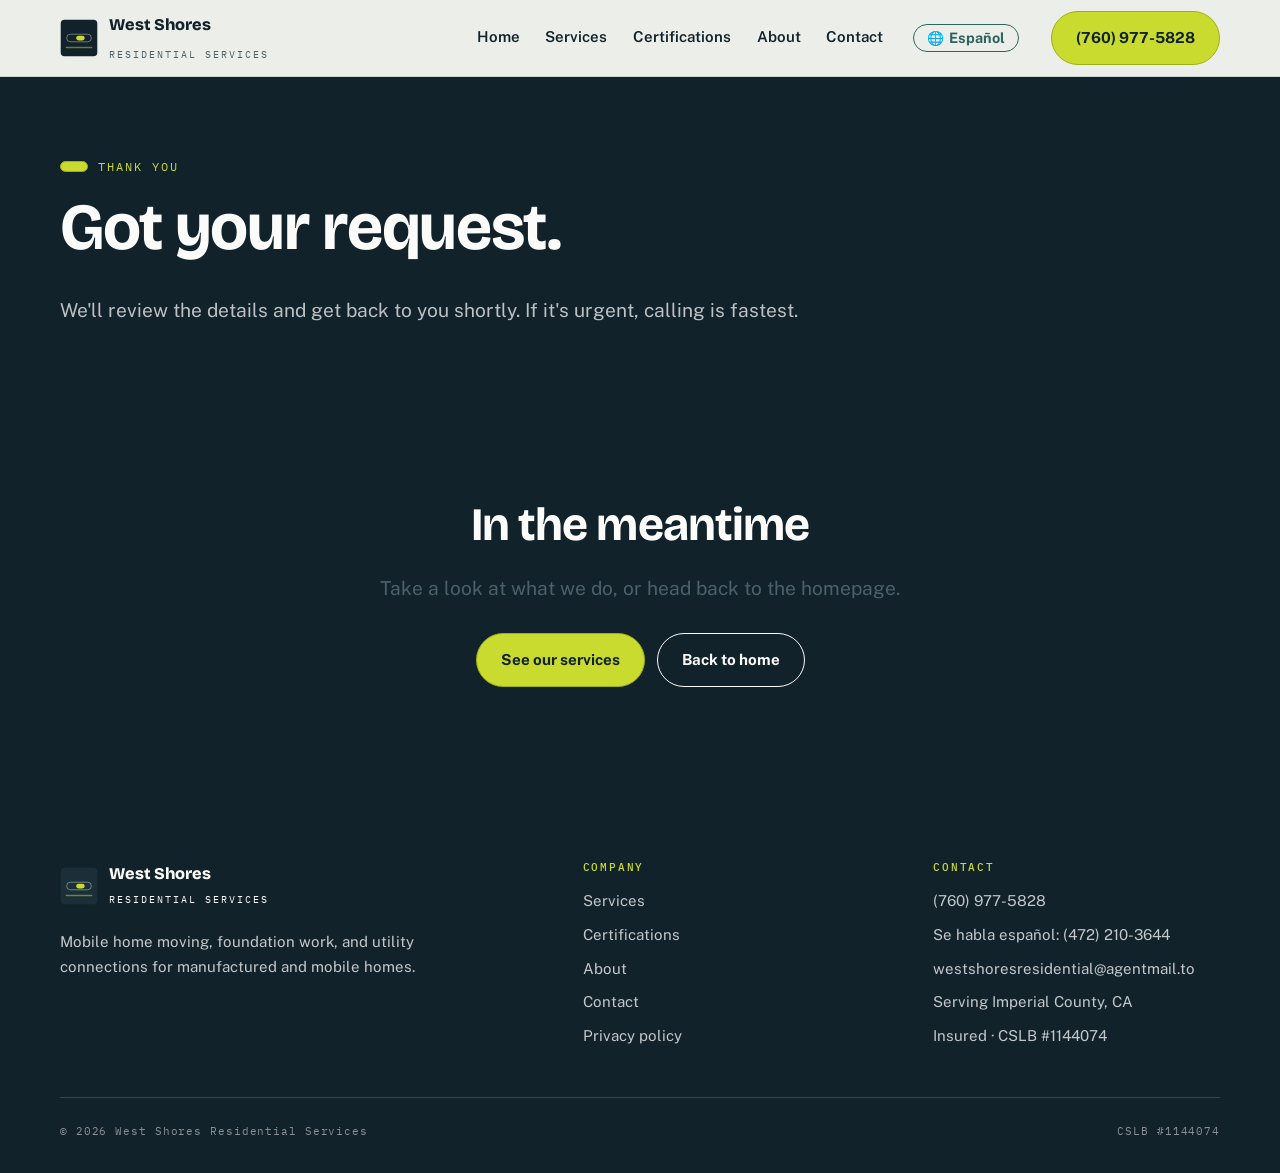
<file: thank-you.html>
<!DOCTYPE html>
<html lang="en">
<head>
  <!-- Google Analytics 4 (ID set in /ga.js) -->
  <script src="/ga.js"></script>
<meta charset="utf-8">
<meta name="viewport" content="width=device-width, initial-scale=1">
<link rel="icon" type="image/svg+xml" href="data:image/svg+xml;utf8,%3Csvg xmlns=%27http://www.w3.org/2000/svg%27 viewBox=%270 0 40 40%27%3E%3Crect width=%2740%27 height=%2740%27 rx=%278%27 fill=%27%2312222b%27/%3E%3Crect x=%277%27 y=%2716%27 width=%2726%27 height=%278%27 rx=%274%27 fill=%27none%27 stroke=%27%23ffffff%27 stroke-opacity=%270.4%27/%3E%3Crect x=%2717%27 y=%2717.5%27 width=%279%27 height=%275%27 rx=%272.5%27 fill=%27%23c9db2e%27/%3E%3Cpath d=%27M6 30h28%27 stroke=%27%23c9db2e%27 stroke-width=%271.5%27 stroke-opacity=%270.5%27/%3E%3C/svg%3E">
<title>Request Received | West Shores Residential Services</title>
<meta name="description" content="Thanks for reaching out to West Shores Residential Services. We'll be in touch shortly.">
<meta name="robots" content="noindex">
<link rel="preconnect" href="https://fonts.googleapis.com">
<link rel="preconnect" href="https://fonts.gstatic.com" crossorigin>
<link href="https://fonts.googleapis.com/css2?family=Bricolage+Grotesque:opsz,wght@12..96,700;12..96,800&family=IBM+Plex+Mono:wght@400;500&family=Public+Sans:wght@400;600;700&display=swap" rel="stylesheet">
<link rel="stylesheet" href="/styles.css">
</head>
<body>
<a class="skip" href="#main">Skip to content</a>

<header class="site-header">
  <div class="wrap header-inner">
    <a class="brand" href="/index.html">
      <svg class="brand-mark" viewBox="0 0 40 40" aria-hidden="true">
        <rect x="0.75" y="0.75" width="38.5" height="38.5" rx="4" fill="#12222b"/>
        <rect x="7" y="16" width="26" height="8" rx="4" fill="none" stroke="#ffffff" stroke-opacity="0.4"/>
        <rect x="17" y="17.5" width="9" height="5" rx="2.5" fill="#c9db2e"/>
        <path d="M6 30h28" stroke="#c9db2e" stroke-width="1.5" stroke-opacity="0.5"/>
      </svg>
      <span>
        <span class="brand-name">West Shores</span><br>
        <span class="brand-sub">Residential Services</span>
      </span>
    </a>
    <button class="nav-toggle" aria-expanded="false" aria-controls="nav">Menu</button>
    <nav class="nav" id="nav">
      <a href="/index.html">Home</a>
      <a href="/services.html">Services</a>
      <a href="/certifications.html">Certifications</a>
      <a href="/about.html">About</a>
      <a href="/contact.html">Contact</a>
      <a href="/es/thank-you.html" class="lang-switch">Español</a>
    </nav>
    <a class="btn btn-primary header-call" href="tel:+17609775828">(760) 977-5828</a>
  </div>
</header>

<main id="main">

  <section class="page-hero on-dark">
    <div class="wrap">
      <p class="eyebrow">Thank you</p>
      <h1>Got your request.</h1>
      <p class="lede">We'll review the details and get back to you shortly. If it's urgent, calling is fastest.</p>
    </div>
  </section>

  <section class="cta">
    <div class="wrap">
      <h2>In the meantime</h2>
      <p class="lede" style="margin-inline:auto">Take a look at what we do, or head back to the homepage.</p>
      <div class="btn-row">
        <a class="btn btn-primary" href="/services.html">See our services</a>
        <a class="btn btn-ghost" href="/index.html">Back to home</a>
      </div>
    </div>
  </section>

</main>

<footer class="site-footer">
  <div class="wrap">
    <div class="footer-grid">
      <div>
        <a class="brand" href="/index.html">
          <svg class="brand-mark" viewBox="0 0 40 40" aria-hidden="true">
            <rect x="0.75" y="0.75" width="38.5" height="38.5" rx="4" fill="#1b2f39"/>
            <rect x="7" y="16" width="26" height="8" rx="4" fill="none" stroke="#ffffff" stroke-opacity="0.4"/>
            <rect x="17" y="17.5" width="9" height="5" rx="2.5" fill="#c9db2e"/>
            <path d="M6 30h28" stroke="#c9db2e" stroke-width="1.5" stroke-opacity="0.5"/>
          </svg>
          <span>
            <span class="brand-name">West Shores</span><br>
            <span class="brand-sub">Residential Services</span>
          </span>
        </a>
        <p style="margin-top:1.2rem;max-width:44ch">Mobile home moving, foundation work, and utility connections for manufactured and mobile homes.</p>
      </div>
      <div>
        <h4>Company</h4>
        <ul>
          <li><a href="/services.html">Services</a></li>
          <li><a href="/certifications.html">Certifications</a></li>
          <li><a href="/about.html">About</a></li>
          <li><a href="/contact.html">Contact</a></li>
          <li><a href="/privacy.html">Privacy policy</a></li>
        </ul>
      </div>
      <div>
        <h4>Contact</h4>
        <ul>
          <li><a href="tel:+17609775828">(760) 977-5828</a></li>
          <li>Se habla español: <a href="tel:+14722103644">(472) 210-3644</a></li>
          <li><a href="mailto:westshoresresidential@agentmail.to">westshoresresidential@agentmail.to</a></li>
          <li>Serving Imperial County, CA</li>
          <li>Insured &middot; CSLB #1144074</li>
        </ul>
      </div>
    </div>
    <div class="colophon">
      <span>© 2026 West Shores Residential Services</span>
      CSLB #1144074
    </div>
  </div>
</footer>

<a class="call-bar" href="tel:+17609775828">Call now</a>
<script src="/main.js"></script>
</body>
</html>
</file>
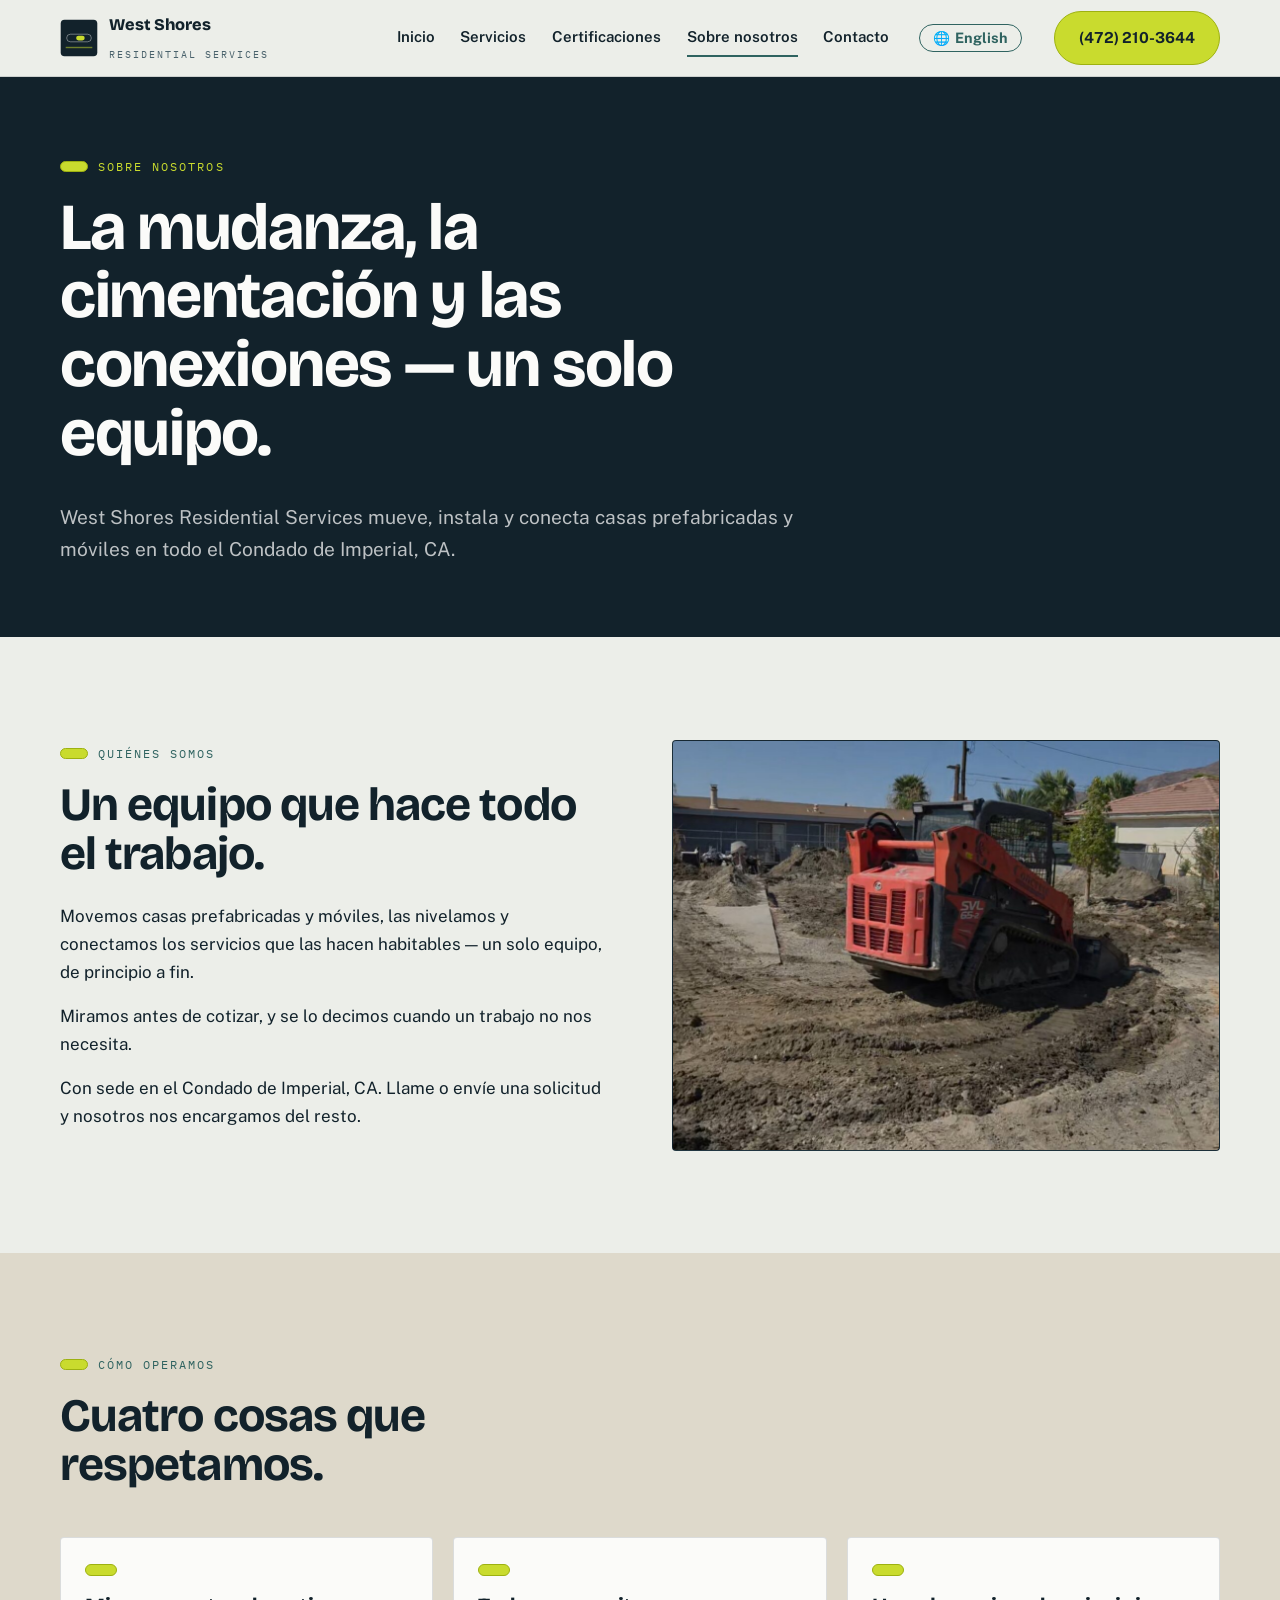
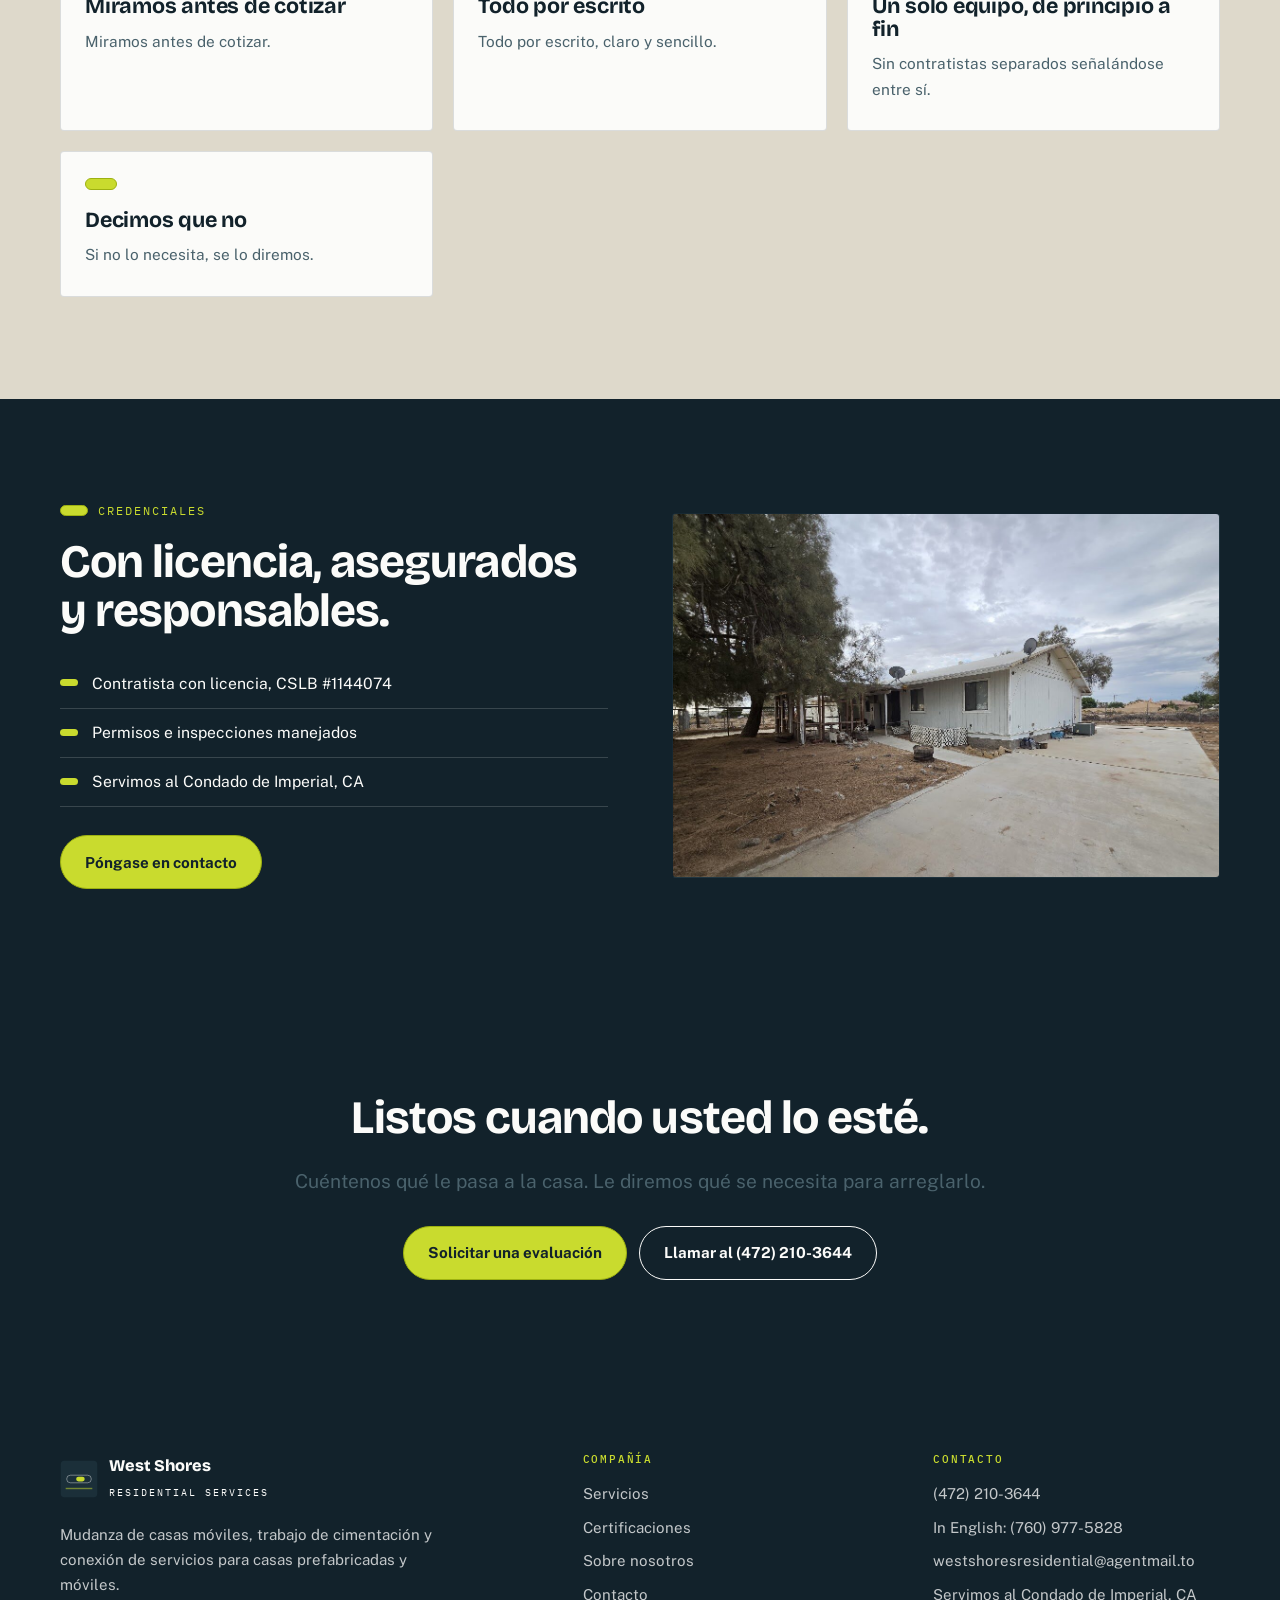
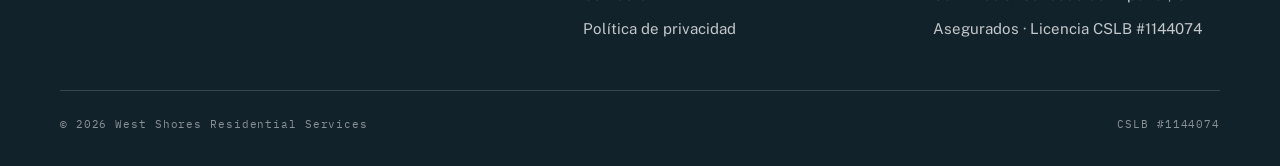
<file: es/about.html>
<!DOCTYPE html>
<html lang="es">
<head>
  <!-- Google Analytics 4 (ID set in /ga.js) -->
  <script src="/ga.js"></script>
<meta charset="utf-8">
<meta name="viewport" content="width=device-width, initial-scale=1">
<link rel="icon" type="image/svg+xml" href="data:image/svg+xml;utf8,%3Csvg xmlns=%27http://www.w3.org/2000/svg%27 viewBox=%270 0 40 40%27%3E%3Crect width=%2740%27 height=%2740%27 rx=%278%27 fill=%27%2312222b%27/%3E%3Crect x=%277%27 y=%2716%27 width=%2726%27 height=%278%27 rx=%274%27 fill=%27none%27 stroke=%27%23ffffff%27 stroke-opacity=%270.4%27/%3E%3Crect x=%2717%27 y=%2717.5%27 width=%279%27 height=%275%27 rx=%272.5%27 fill=%27%23c9db2e%27/%3E%3Cpath d=%27M6 30h28%27 stroke=%27%23c9db2e%27 stroke-width=%271.5%27 stroke-opacity=%270.5%27/%3E%3C/svg%3E">
<title>Sobre Nosotros | West Shores Residential Services</title>
<meta name="description" content="West Shores Residential Services se especializa en mudanza de casas móviles y prefabricadas, trabajo de cimentación y conexión de servicios en el Condado de Imperial, CA.">
<link rel="preconnect" href="https://fonts.googleapis.com">
<link rel="preconnect" href="https://fonts.gstatic.com" crossorigin>
<link href="https://fonts.googleapis.com/css2?family=Bricolage+Grotesque:opsz,wght@12..96,700;12..96,800&family=IBM+Plex+Mono:wght@400;500&family=Public+Sans:wght@400;600;700&display=swap" rel="stylesheet">
<link rel="stylesheet" href="/styles.css">
<link rel="alternate" hreflang="en" href="https://westshoresresidential.online/about.html">
<link rel="alternate" hreflang="es" href="https://westshoresresidential.online/es/about.html">
<link rel="alternate" hreflang="x-default" href="https://westshoresresidential.online/about.html">
</head>
<body>
<a class="skip" href="#main">Saltar al contenido</a>

<header class="site-header">
  <div class="wrap header-inner">
    <a class="brand" href="/es/index.html">
      <svg class="brand-mark" viewBox="0 0 40 40" aria-hidden="true">
        <rect x="0.75" y="0.75" width="38.5" height="38.5" rx="4" fill="#12222b"/>
        <rect x="7" y="16" width="26" height="8" rx="4" fill="none" stroke="#ffffff" stroke-opacity="0.4"/>
        <rect x="17" y="17.5" width="9" height="5" rx="2.5" fill="#c9db2e"/>
        <path d="M6 30h28" stroke="#c9db2e" stroke-width="1.5" stroke-opacity="0.5"/>
      </svg>
      <span>
        <span class="brand-name">West Shores</span><br>
        <span class="brand-sub">Residential Services</span>
      </span>
    </a>
    <button class="nav-toggle" aria-expanded="false" aria-controls="nav">Menú</button>
    <nav class="nav" id="nav">
      <a href="/es/index.html">Inicio</a>
      <a href="/es/services.html">Servicios</a>
      <a href="/es/certifications.html">Certificaciones</a>
      <a href="/es/about.html" aria-current="page">Sobre nosotros</a>
      <a href="/es/contact.html">Contacto</a>
      <a href="/about.html" class="lang-switch">English</a>
    </nav>
    <a class="btn btn-primary header-call" href="tel:+14722103644">(472) 210-3644</a>
  </div>
</header>

<main id="main">

  <section class="page-hero on-dark">
    <div class="wrap">
      <p class="eyebrow">Sobre nosotros</p>
      <h1>La mudanza, la cimentación y las conexiones &mdash; un solo equipo.</h1>
      <p class="lede">West Shores Residential Services mueve, instala y conecta casas prefabricadas y móviles en todo el Condado de Imperial, CA.</p>
    </div>
  </section>

  <section>
    <div class="wrap split">
      <div>
        <p class="eyebrow">Quiénes somos</p>
        <h2>Un equipo que hace todo el trabajo.</h2>
        <p>Movemos casas prefabricadas y móviles, las nivelamos y conectamos los servicios que las hacen habitables &mdash; un solo equipo, de principio a fin.</p>
        <p>Miramos antes de cotizar, y se lo decimos cuando un trabajo no nos necesita.</p>
        <p>Con sede en el Condado de Imperial, CA. Llame o envíe una solicitud y nosotros nos encargamos del resto.</p>
      </div>
      <div class="frame has-photo"><img src="/images/tractor-close.jpg" alt="Minicargador excavando una zanja de cimentación en un sitio de trabajo de West Shores" loading="lazy"></div>
    </div>
  </section>

  <section class="band-shell">
    <div class="wrap">
      <div class="sec-head">
        <p class="eyebrow">Cómo operamos</p>
        <h2>Cuatro cosas que respetamos.</h2>
      </div>
      <div class="cards">
        <div class="card">
          <h3>Miramos antes de cotizar</h3>
          <p>Miramos antes de cotizar.</p>
        </div>
        <div class="card">
          <h3>Todo por escrito</h3>
          <p>Todo por escrito, claro y sencillo.</p>
        </div>
        <div class="card">
          <h3>Un solo equipo, de principio a fin</h3>
          <p>Sin contratistas separados señalándose entre sí.</p>
        </div>
        <div class="card">
          <h3>Decimos que no</h3>
          <p>Si no lo necesita, se lo diremos.</p>
        </div>
      </div>
    </div>
  </section>

  <section class="band-ink on-dark">
    <div class="wrap split">
      <div>
        <p class="eyebrow">Credenciales</p>
        <h2>Con licencia, asegurados y responsables.</h2>
        <ul class="checks">
          <li>Contratista con licencia, CSLB #1144074</li>
          <li>Permisos e inspecciones manejados</li>
          <li>Servimos al Condado de Imperial, CA</li>
        </ul>
        <div class="btn-row">
          <a class="btn btn-primary" href="/es/contact.html">Póngase en contacto</a>
        </div>
      </div>
      <div class="frame frame-sm has-photo"><img src="/images/mobile-home-1.jpg" alt="Exterior terminado de una casa prefabricada en su sitio finalizado" loading="lazy"></div>
    </div>
  </section>

  <section class="cta">
    <div class="wrap">
      <h2>Listos cuando usted lo esté.</h2>
      <p class="lede" style="margin-inline:auto">Cuéntenos qué le pasa a la casa. Le diremos qué se necesita para arreglarlo.</p>
      <div class="btn-row">
        <a class="btn btn-primary" href="/es/contact.html">Solicitar una evaluación</a>
        <a class="btn btn-ghost" href="tel:+14722103644">Llamar al (472) 210-3644</a>
      </div>
    </div>
  </section>

</main>

<footer class="site-footer">
  <div class="wrap">
    <div class="footer-grid">
      <div>
        <a class="brand" href="/es/index.html">
          <svg class="brand-mark" viewBox="0 0 40 40" aria-hidden="true">
            <rect x="0.75" y="0.75" width="38.5" height="38.5" rx="4" fill="#1b2f39"/>
            <rect x="7" y="16" width="26" height="8" rx="4" fill="none" stroke="#ffffff" stroke-opacity="0.4"/>
            <rect x="17" y="17.5" width="9" height="5" rx="2.5" fill="#c9db2e"/>
            <path d="M6 30h28" stroke="#c9db2e" stroke-width="1.5" stroke-opacity="0.5"/>
          </svg>
          <span>
            <span class="brand-name">West Shores</span><br>
            <span class="brand-sub">Residential Services</span>
          </span>
        </a>
        <p style="margin-top:1.2rem;max-width:44ch">Mudanza de casas móviles, trabajo de cimentación y conexión de servicios para casas prefabricadas y móviles.</p>
      </div>
      <div>
        <h4>Compañía</h4>
        <ul>
          <li><a href="/es/services.html">Servicios</a></li>
          <li><a href="/es/certifications.html">Certificaciones</a></li>
          <li><a href="/es/about.html">Sobre nosotros</a></li>
          <li><a href="/es/contact.html">Contacto</a></li>
          <li><a href="/es/privacy.html">Política de privacidad</a></li>
        </ul>
      </div>
      <div>
        <h4>Contacto</h4>
        <ul>
          <li><a href="tel:+14722103644">(472) 210-3644</a></li>
          <li>In English: <a href="tel:+17609775828">(760) 977-5828</a></li>
          <li><a href="mailto:westshoresresidential@agentmail.to">westshoresresidential@agentmail.to</a></li>
          <li>Servimos al Condado de Imperial, CA</li>
          <li>Asegurados &middot; Licencia CSLB #1144074</li>
        </ul>
      </div>
    </div>
    <div class="colophon">
      <span>© 2026 West Shores Residential Services</span>
      CSLB #1144074
    </div>
  </div>
</footer>

<a class="call-bar" href="tel:+14722103644">Llamar ahora</a>
<script src="/main.js"></script>
</body>
</html>
</file>
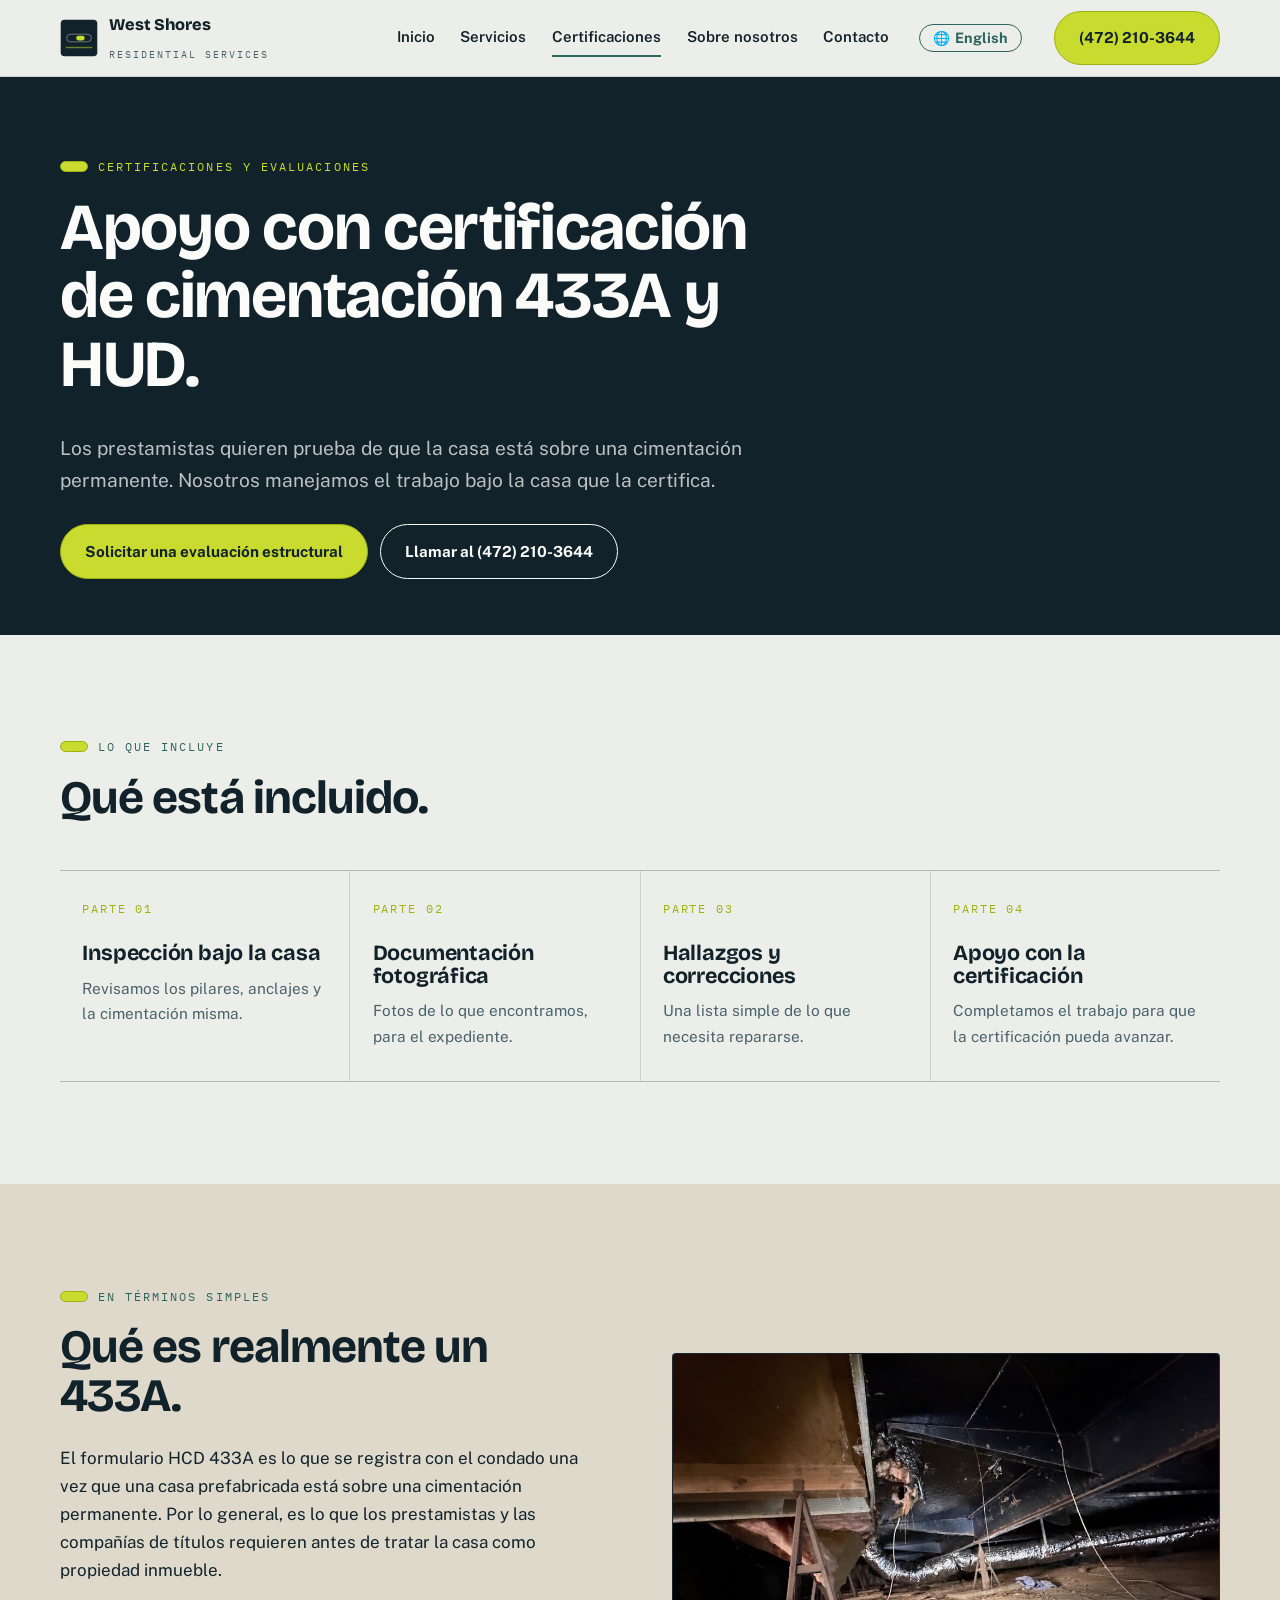
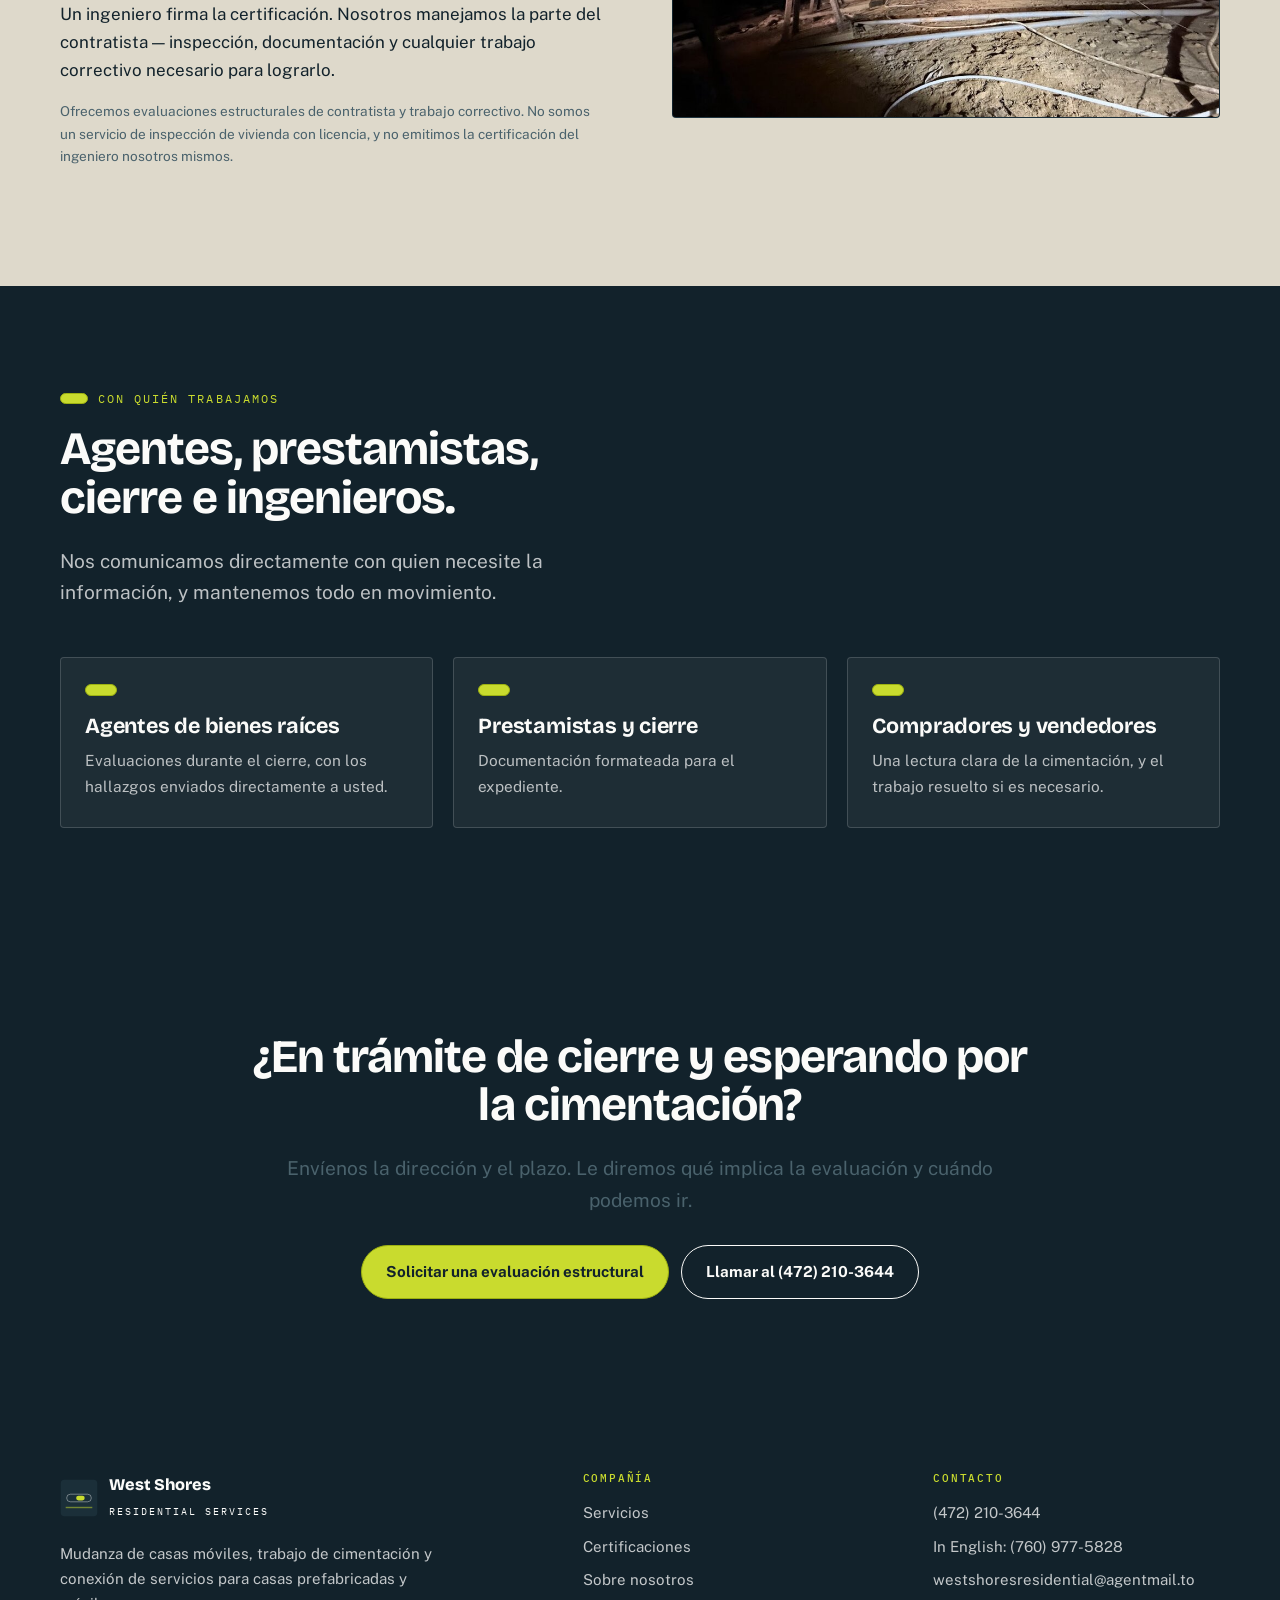
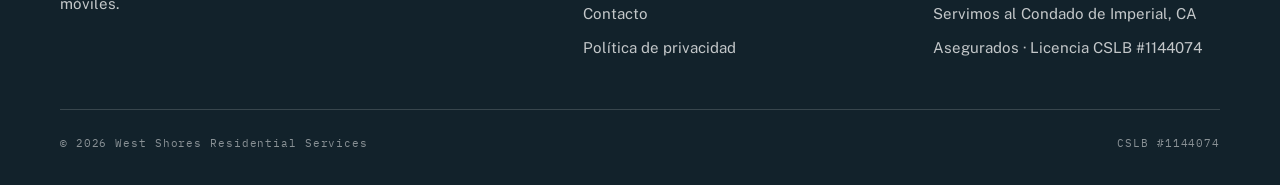
<file: es/certifications.html>
<!DOCTYPE html>
<html lang="es">
<head>
  <!-- Google Analytics 4 (ID set in /ga.js) -->
  <script src="/ga.js"></script>
<meta charset="utf-8">
<meta name="viewport" content="width=device-width, initial-scale=1">
<link rel="icon" type="image/svg+xml" href="data:image/svg+xml;utf8,%3Csvg xmlns=%27http://www.w3.org/2000/svg%27 viewBox=%270 0 40 40%27%3E%3Crect width=%2740%27 height=%2740%27 rx=%278%27 fill=%27%2312222b%27/%3E%3Crect x=%277%27 y=%2716%27 width=%2726%27 height=%278%27 rx=%274%27 fill=%27none%27 stroke=%27%23ffffff%27 stroke-opacity=%270.4%27/%3E%3Crect x=%2717%27 y=%2717.5%27 width=%279%27 height=%275%27 rx=%272.5%27 fill=%27%23c9db2e%27/%3E%3Cpath d=%27M6 30h28%27 stroke=%27%23c9db2e%27 stroke-width=%271.5%27 stroke-opacity=%270.5%27/%3E%3C/svg%3E">
<title>Apoyo con Certificación de Cimentación 433A y HUD | West Shores Residential Services</title>
<meta name="description" content="Evaluaciones estructurales bajo la casa, documentación fotográfica y apoyo con certificación de cimentación 433A y HUD para financiamiento, trámites de cierre y venta de casas prefabricadas.">
<link rel="preconnect" href="https://fonts.googleapis.com">
<link rel="preconnect" href="https://fonts.gstatic.com" crossorigin>
<link href="https://fonts.googleapis.com/css2?family=Bricolage+Grotesque:opsz,wght@12..96,700;12..96,800&family=IBM+Plex+Mono:wght@400;500&family=Public+Sans:wght@400;600;700&display=swap" rel="stylesheet">
<link rel="stylesheet" href="/styles.css">
<link rel="alternate" hreflang="en" href="https://westshoresresidential.online/certifications.html">
<link rel="alternate" hreflang="es" href="https://westshoresresidential.online/es/certifications.html">
<link rel="alternate" hreflang="x-default" href="https://westshoresresidential.online/certifications.html">
</head>
<body>
<a class="skip" href="#main">Saltar al contenido</a>

<header class="site-header">
  <div class="wrap header-inner">
    <a class="brand" href="/es/index.html">
      <svg class="brand-mark" viewBox="0 0 40 40" aria-hidden="true">
        <rect x="0.75" y="0.75" width="38.5" height="38.5" rx="4" fill="#12222b"/>
        <rect x="7" y="16" width="26" height="8" rx="4" fill="none" stroke="#ffffff" stroke-opacity="0.4"/>
        <rect x="17" y="17.5" width="9" height="5" rx="2.5" fill="#c9db2e"/>
        <path d="M6 30h28" stroke="#c9db2e" stroke-width="1.5" stroke-opacity="0.5"/>
      </svg>
      <span>
        <span class="brand-name">West Shores</span><br>
        <span class="brand-sub">Residential Services</span>
      </span>
    </a>
    <button class="nav-toggle" aria-expanded="false" aria-controls="nav">Menú</button>
    <nav class="nav" id="nav">
      <a href="/es/index.html">Inicio</a>
      <a href="/es/services.html">Servicios</a>
      <a href="/es/certifications.html" aria-current="page">Certificaciones</a>
      <a href="/es/about.html">Sobre nosotros</a>
      <a href="/es/contact.html">Contacto</a>
      <a href="/certifications.html" class="lang-switch">English</a>
    </nav>
    <a class="btn btn-primary header-call" href="tel:+14722103644">(472) 210-3644</a>
  </div>
</header>

<main id="main">

  <section class="page-hero on-dark">
    <div class="wrap">
      <p class="eyebrow">Certificaciones y evaluaciones</p>
      <h1>Apoyo con certificación de cimentación 433A y HUD.</h1>
      <p class="lede">Los prestamistas quieren prueba de que la casa está sobre una cimentación permanente. Nosotros manejamos el trabajo bajo la casa que la certifica.</p>
      <div class="btn-row">
        <a class="btn btn-primary" href="/es/contact.html">Solicitar una evaluación estructural</a>
        <a class="btn btn-ghost" href="tel:+14722103644">Llamar al (472) 210-3644</a>
      </div>
    </div>
  </section>

  <section>
    <div class="wrap">
      <div class="sec-head">
        <p class="eyebrow">Lo que incluye</p>
        <h2>Qué está incluido.</h2>
      </div>
      <div class="steps">
        <div class="step">
          <span class="step-no">PARTE 01</span>
          <h3>Inspección bajo la casa</h3>
          <p>Revisamos los pilares, anclajes y la cimentación misma.</p>
        </div>
        <div class="step">
          <span class="step-no">PARTE 02</span>
          <h3>Documentación fotográfica</h3>
          <p>Fotos de lo que encontramos, para el expediente.</p>
        </div>
        <div class="step">
          <span class="step-no">PARTE 03</span>
          <h3>Hallazgos y correcciones</h3>
          <p>Una lista simple de lo que necesita repararse.</p>
        </div>
        <div class="step">
          <span class="step-no">PARTE 04</span>
          <h3>Apoyo con la certificación</h3>
          <p>Completamos el trabajo para que la certificación pueda avanzar.</p>
        </div>
      </div>
    </div>
  </section>

  <section class="band-shell">
    <div class="wrap split">
      <div>
        <p class="eyebrow">En términos simples</p>
        <h2>Qué es realmente un 433A.</h2>
        <p>El formulario HCD 433A es lo que se registra con el condado una vez que una casa prefabricada está sobre una cimentación permanente. Por lo general, es lo que los prestamistas y las compañías de títulos requieren antes de tratar la casa como propiedad inmueble.</p>
        <p>Un ingeniero firma la certificación. Nosotros manejamos la parte del contratista &mdash; inspección, documentación y cualquier trabajo correctivo necesario para lograrlo.</p>
        <p class="form-note">Ofrecemos evaluaciones estructurales de contratista y trabajo correctivo. No somos un servicio de inspección de vivienda con licencia, y no emitimos la certificación del ingeniero nosotros mismos.</p>
      </div>
      <div class="frame frame-sm has-photo"><img src="/images/under-pier.jpg" alt="Documentación estructural bajo la casa" loading="lazy"></div>
    </div>
  </section>

  <section class="band-ink on-dark">
    <div class="wrap">
      <div class="sec-head">
        <p class="eyebrow">Con quién trabajamos</p>
        <h2>Agentes, prestamistas, cierre e ingenieros.</h2>
        <p class="lede">Nos comunicamos directamente con quien necesite la información, y mantenemos todo en movimiento.</p>
      </div>
      <div class="cards">
        <div class="card" style="background:rgba(255,255,255,0.05);border-color:rgba(255,255,255,0.16)">
          <h3 style="color:var(--paper)">Agentes de bienes raíces</h3>
          <p style="color:rgba(255,255,255,0.7)">Evaluaciones durante el cierre, con los hallazgos enviados directamente a usted.</p>
        </div>
        <div class="card" style="background:rgba(255,255,255,0.05);border-color:rgba(255,255,255,0.16)">
          <h3 style="color:var(--paper)">Prestamistas y cierre</h3>
          <p style="color:rgba(255,255,255,0.7)">Documentación formateada para el expediente.</p>
        </div>
        <div class="card" style="background:rgba(255,255,255,0.05);border-color:rgba(255,255,255,0.16)">
          <h3 style="color:var(--paper)">Compradores y vendedores</h3>
          <p style="color:rgba(255,255,255,0.7)">Una lectura clara de la cimentación, y el trabajo resuelto si es necesario.</p>
        </div>
      </div>
    </div>
  </section>

  <section class="cta">
    <div class="wrap">
      <h2>¿En trámite de cierre y esperando por la cimentación?</h2>
      <p class="lede" style="margin-inline:auto">Envíenos la dirección y el plazo. Le diremos qué implica la evaluación y cuándo podemos ir.</p>
      <div class="btn-row">
        <a class="btn btn-primary" href="/es/contact.html">Solicitar una evaluación estructural</a>
        <a class="btn btn-ghost" href="tel:+14722103644">Llamar al (472) 210-3644</a>
      </div>
    </div>
  </section>

</main>

<footer class="site-footer">
  <div class="wrap">
    <div class="footer-grid">
      <div>
        <a class="brand" href="/es/index.html">
          <svg class="brand-mark" viewBox="0 0 40 40" aria-hidden="true">
            <rect x="0.75" y="0.75" width="38.5" height="38.5" rx="4" fill="#1b2f39"/>
            <rect x="7" y="16" width="26" height="8" rx="4" fill="none" stroke="#ffffff" stroke-opacity="0.4"/>
            <rect x="17" y="17.5" width="9" height="5" rx="2.5" fill="#c9db2e"/>
            <path d="M6 30h28" stroke="#c9db2e" stroke-width="1.5" stroke-opacity="0.5"/>
          </svg>
          <span>
            <span class="brand-name">West Shores</span><br>
            <span class="brand-sub">Residential Services</span>
          </span>
        </a>
        <p style="margin-top:1.2rem;max-width:44ch">Mudanza de casas móviles, trabajo de cimentación y conexión de servicios para casas prefabricadas y móviles.</p>
      </div>
      <div>
        <h4>Compañía</h4>
        <ul>
          <li><a href="/es/services.html">Servicios</a></li>
          <li><a href="/es/certifications.html">Certificaciones</a></li>
          <li><a href="/es/about.html">Sobre nosotros</a></li>
          <li><a href="/es/contact.html">Contacto</a></li>
          <li><a href="/es/privacy.html">Política de privacidad</a></li>
        </ul>
      </div>
      <div>
        <h4>Contacto</h4>
        <ul>
          <li><a href="tel:+14722103644">(472) 210-3644</a></li>
          <li>In English: <a href="tel:+17609775828">(760) 977-5828</a></li>
          <li><a href="mailto:westshoresresidential@agentmail.to">westshoresresidential@agentmail.to</a></li>
          <li>Servimos al Condado de Imperial, CA</li>
          <li>Asegurados &middot; Licencia CSLB #1144074</li>
        </ul>
      </div>
    </div>
    <div class="colophon">
      <span>© 2026 West Shores Residential Services</span>
      CSLB #1144074
    </div>
  </div>
</footer>

<a class="call-bar" href="tel:+14722103644">Llamar ahora</a>
<script src="/main.js"></script>
</body>
</html>
</file>
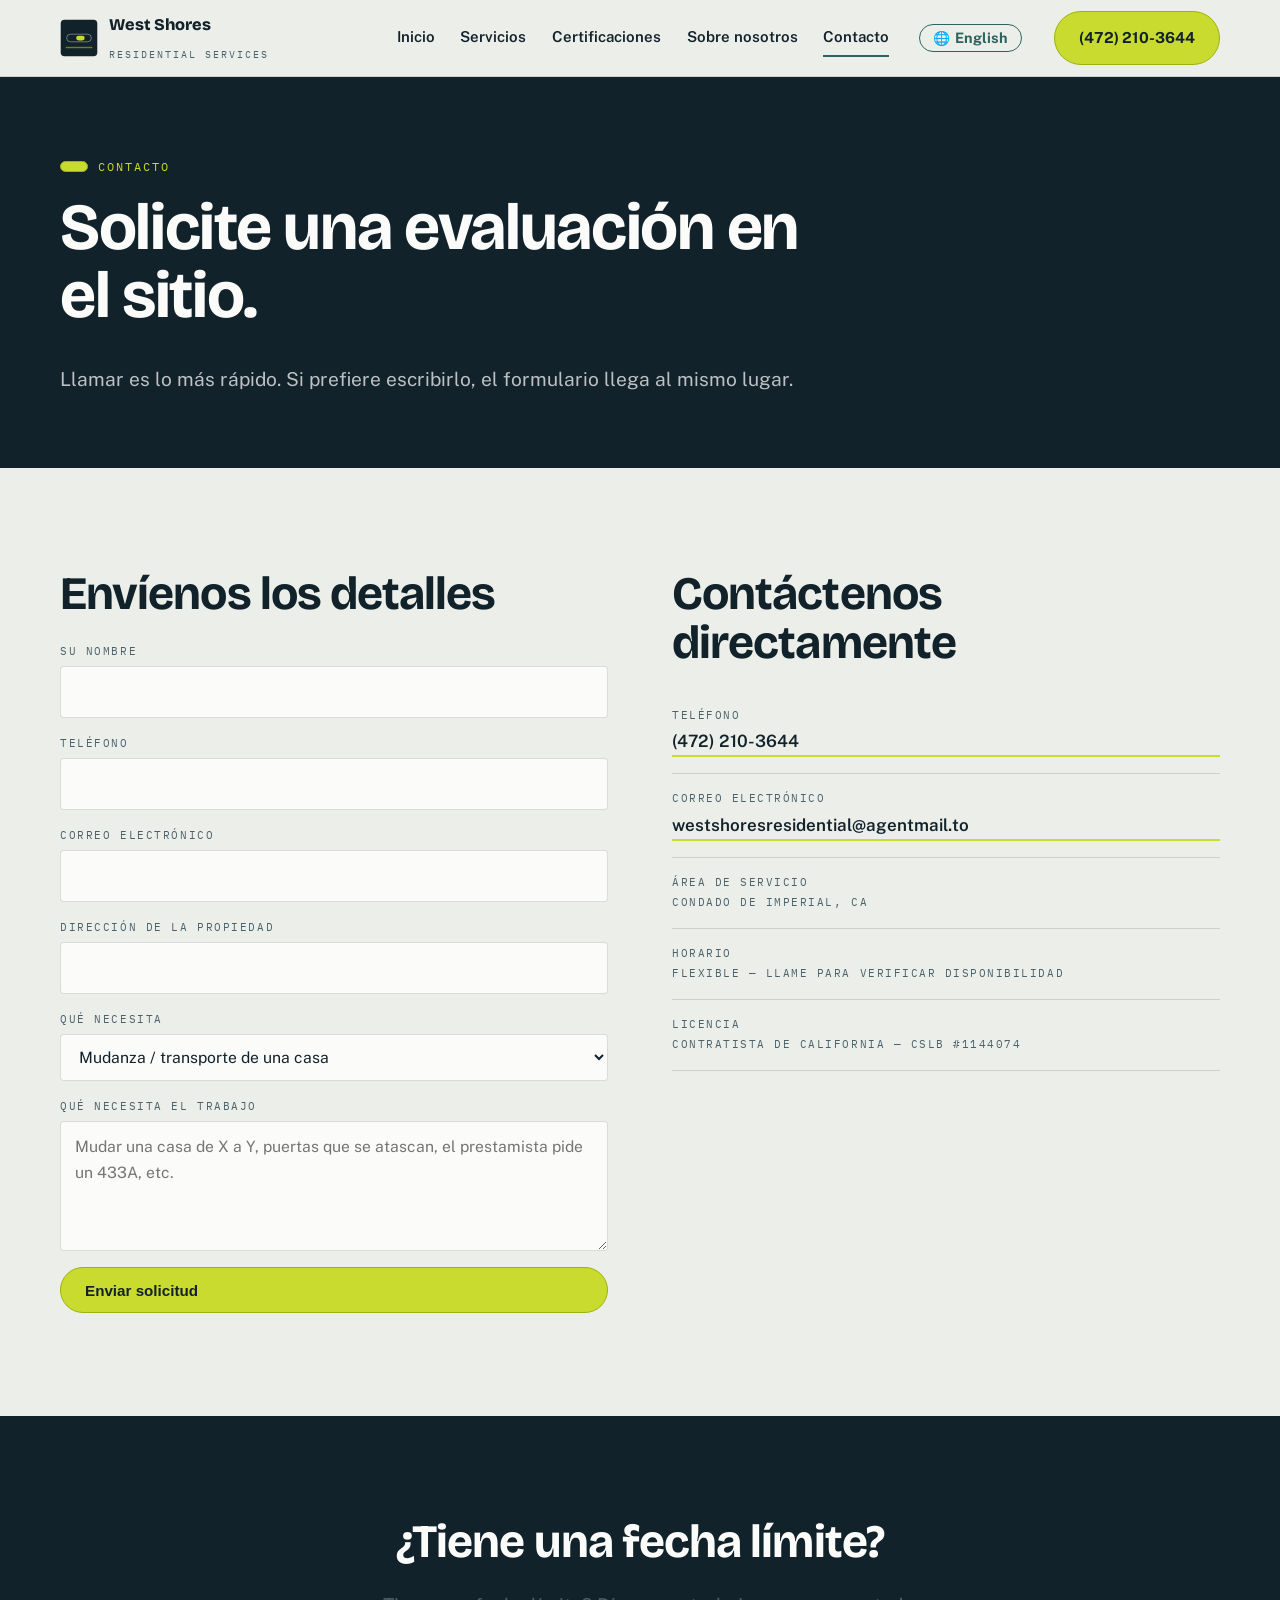
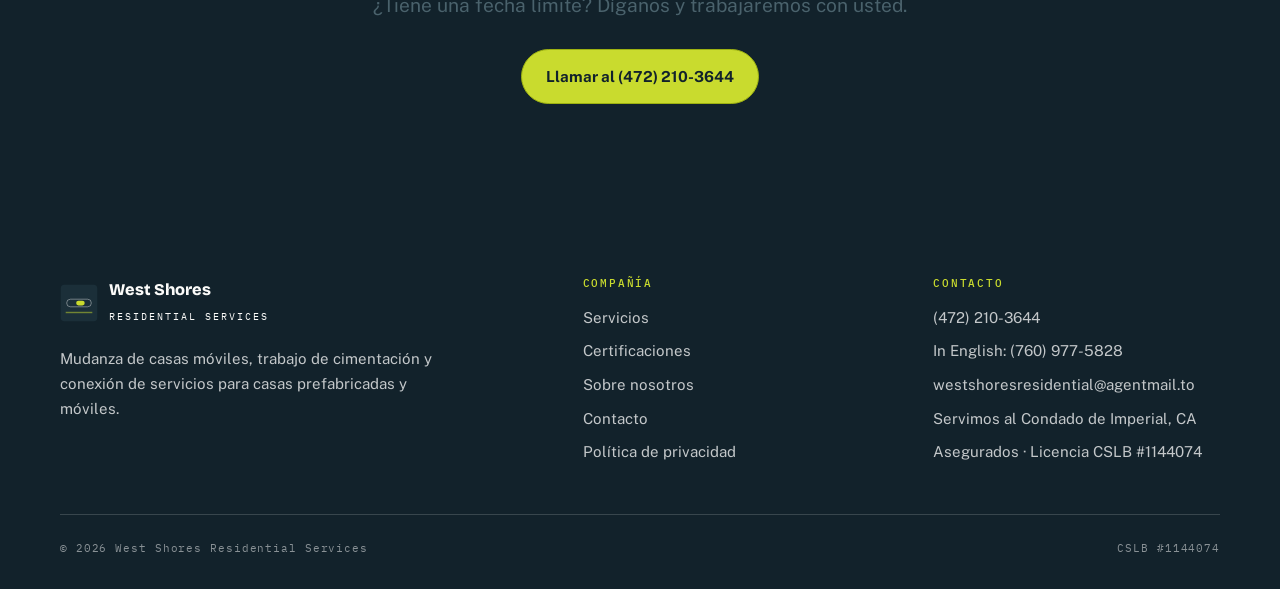
<file: es/contact.html>
<!DOCTYPE html>
<html lang="es">
<head>
  <!-- Google Analytics 4 (ID set in /ga.js) -->
  <script src="/ga.js"></script>
<meta charset="utf-8">
<meta name="viewport" content="width=device-width, initial-scale=1">
<link rel="icon" type="image/svg+xml" href="data:image/svg+xml;utf8,%3Csvg xmlns=%27http://www.w3.org/2000/svg%27 viewBox=%270 0 40 40%27%3E%3Crect width=%2740%27 height=%2740%27 rx=%278%27 fill=%27%2312222b%27/%3E%3Crect x=%277%27 y=%2716%27 width=%2726%27 height=%278%27 rx=%274%27 fill=%27none%27 stroke=%27%23ffffff%27 stroke-opacity=%270.4%27/%3E%3Crect x=%2717%27 y=%2717.5%27 width=%279%27 height=%275%27 rx=%272.5%27 fill=%27%23c9db2e%27/%3E%3Cpath d=%27M6 30h28%27 stroke=%27%23c9db2e%27 stroke-width=%271.5%27 stroke-opacity=%270.5%27/%3E%3C/svg%3E">
<title>Contacto y Solicitud de Evaluación | West Shores Residential Services</title>
<meta name="description" content="Solicite una evaluación en el sitio para mudanza de casas móviles, trabajo de cimentación, conexión de servicios, o apoyo con certificación 433A.">
<link rel="preconnect" href="https://fonts.googleapis.com">
<link rel="preconnect" href="https://fonts.gstatic.com" crossorigin>
<link href="https://fonts.googleapis.com/css2?family=Bricolage+Grotesque:opsz,wght@12..96,700;12..96,800&family=IBM+Plex+Mono:wght@400;500&family=Public+Sans:wght@400;600;700&display=swap" rel="stylesheet">
<link rel="stylesheet" href="/styles.css">
<link rel="alternate" hreflang="en" href="https://westshoresresidential.online/contact.html">
<link rel="alternate" hreflang="es" href="https://westshoresresidential.online/es/contact.html">
<link rel="alternate" hreflang="x-default" href="https://westshoresresidential.online/contact.html">
</head>
<body>
<a class="skip" href="#main">Saltar al contenido</a>

<header class="site-header">
  <div class="wrap header-inner">
    <a class="brand" href="/es/index.html">
      <svg class="brand-mark" viewBox="0 0 40 40" aria-hidden="true">
        <rect x="0.75" y="0.75" width="38.5" height="38.5" rx="4" fill="#12222b"/>
        <rect x="7" y="16" width="26" height="8" rx="4" fill="none" stroke="#ffffff" stroke-opacity="0.4"/>
        <rect x="17" y="17.5" width="9" height="5" rx="2.5" fill="#c9db2e"/>
        <path d="M6 30h28" stroke="#c9db2e" stroke-width="1.5" stroke-opacity="0.5"/>
      </svg>
      <span>
        <span class="brand-name">West Shores</span><br>
        <span class="brand-sub">Residential Services</span>
      </span>
    </a>
    <button class="nav-toggle" aria-expanded="false" aria-controls="nav">Menú</button>
    <nav class="nav" id="nav">
      <a href="/es/index.html">Inicio</a>
      <a href="/es/services.html">Servicios</a>
      <a href="/es/certifications.html">Certificaciones</a>
      <a href="/es/about.html">Sobre nosotros</a>
      <a href="/es/contact.html" aria-current="page">Contacto</a>
      <a href="/contact.html" class="lang-switch">English</a>
    </nav>
    <a class="btn btn-primary header-call" href="tel:+14722103644">(472) 210-3644</a>
  </div>
</header>

<main id="main">

  <section class="page-hero on-dark">
    <div class="wrap">
      <p class="eyebrow">Contacto</p>
      <h1>Solicite una evaluación en el sitio.</h1>
      <p class="lede">Llamar es lo más rápido. Si prefiere escribirlo, el formulario llega al mismo lugar.</p>
    </div>
  </section>

  <section>
    <div class="wrap split" style="align-items:start">
      <div>
        <h2>Envíenos los detalles</h2>
        <form class="form" action="https://n8n.westshoresresidential.online/webhook/westshores-contact" method="post">
          <input type="hidden" name="lang" value="es">
          <div class="field">
            <label for="name">Su nombre</label>
            <input id="name" name="name" type="text" autocomplete="name" required>
          </div>
          <div class="field">
            <label for="phone">Teléfono</label>
            <input id="phone" name="phone" type="tel" autocomplete="tel" required>
          </div>
          <div class="field">
            <label for="email">Correo electrónico</label>
            <input id="email" name="email" type="email" autocomplete="email">
          </div>
          <div class="field">
            <label for="address">Dirección de la propiedad</label>
            <input id="address" name="address" type="text" autocomplete="street-address">
          </div>
          <div class="field">
            <label for="type">Qué necesita</label>
            <select id="type" name="type">
              <option>Mudanza / transporte de una casa</option>
              <option>Nivelación o reparación de cimentación</option>
              <option>Conexión de agua, alcantarillado, gas o electricidad</option>
              <option>Apoyo con certificación 433A o HUD</option>
              <option>Faldones, bases o soportes</option>
              <option>Algo más</option>
            </select>
          </div>
          <div class="field">
            <label for="message">Qué necesita el trabajo</label>
            <textarea id="message" name="message" placeholder="Mudar una casa de X a Y, puertas que se atascan, el prestamista pide un 433A, etc."></textarea>
          </div>
          <button class="btn btn-primary" type="submit">Enviar solicitud</button>
        </form>
      </div>

      <div>
        <h2>Contáctenos directamente</h2>
        <ul class="contact-list">
          <li>
            <span>Teléfono</span>
            <a href="tel:+14722103644">(472) 210-3644</a>
          </li>
          <li>
            <span>Correo electrónico</span>
            <a href="mailto:westshoresresidential@agentmail.to">westshoresresidential@agentmail.to</a>
          </li>
          <li>
            <span>Área de servicio</span>
            <span>Condado de Imperial, CA</span>
          </li>
          <li>
            <span>Horario</span>
            <span>Flexible &mdash; llame para verificar disponibilidad</span>
          </li>
          <li>
            <span>Licencia</span>
            <span>Contratista de California &mdash; CSLB #1144074</span>
          </li>
        </ul>
      </div>
    </div>
  </section>

  <section class="cta">
    <div class="wrap">
      <h2>¿Tiene una fecha límite?</h2>
      <p class="lede" style="margin-inline:auto">¿Tiene una fecha límite? Díganos y trabajaremos con usted.</p>
      <div class="btn-row">
        <a class="btn btn-primary" href="tel:+14722103644">Llamar al (472) 210-3644</a>
      </div>
    </div>
  </section>

</main>

<footer class="site-footer">
  <div class="wrap">
    <div class="footer-grid">
      <div>
        <a class="brand" href="/es/index.html">
          <svg class="brand-mark" viewBox="0 0 40 40" aria-hidden="true">
            <rect x="0.75" y="0.75" width="38.5" height="38.5" rx="4" fill="#1b2f39"/>
            <rect x="7" y="16" width="26" height="8" rx="4" fill="none" stroke="#ffffff" stroke-opacity="0.4"/>
            <rect x="17" y="17.5" width="9" height="5" rx="2.5" fill="#c9db2e"/>
            <path d="M6 30h28" stroke="#c9db2e" stroke-width="1.5" stroke-opacity="0.5"/>
          </svg>
          <span>
            <span class="brand-name">West Shores</span><br>
            <span class="brand-sub">Residential Services</span>
          </span>
        </a>
        <p style="margin-top:1.2rem;max-width:44ch">Mudanza de casas móviles, trabajo de cimentación y conexión de servicios para casas prefabricadas y móviles.</p>
      </div>
      <div>
        <h4>Compañía</h4>
        <ul>
          <li><a href="/es/services.html">Servicios</a></li>
          <li><a href="/es/certifications.html">Certificaciones</a></li>
          <li><a href="/es/about.html">Sobre nosotros</a></li>
          <li><a href="/es/contact.html">Contacto</a></li>
          <li><a href="/es/privacy.html">Política de privacidad</a></li>
        </ul>
      </div>
      <div>
        <h4>Contacto</h4>
        <ul>
          <li><a href="tel:+14722103644">(472) 210-3644</a></li>
          <li>In English: <a href="tel:+17609775828">(760) 977-5828</a></li>
          <li><a href="mailto:westshoresresidential@agentmail.to">westshoresresidential@agentmail.to</a></li>
          <li>Servimos al Condado de Imperial, CA</li>
          <li>Asegurados &middot; Licencia CSLB #1144074</li>
        </ul>
      </div>
    </div>
    <div class="colophon">
      <span>© 2026 West Shores Residential Services</span>
      CSLB #1144074
    </div>
  </div>
</footer>

<a class="call-bar" href="tel:+14722103644">Llamar ahora</a>
<script src="/main.js"></script>
</body>
</html>
</file>
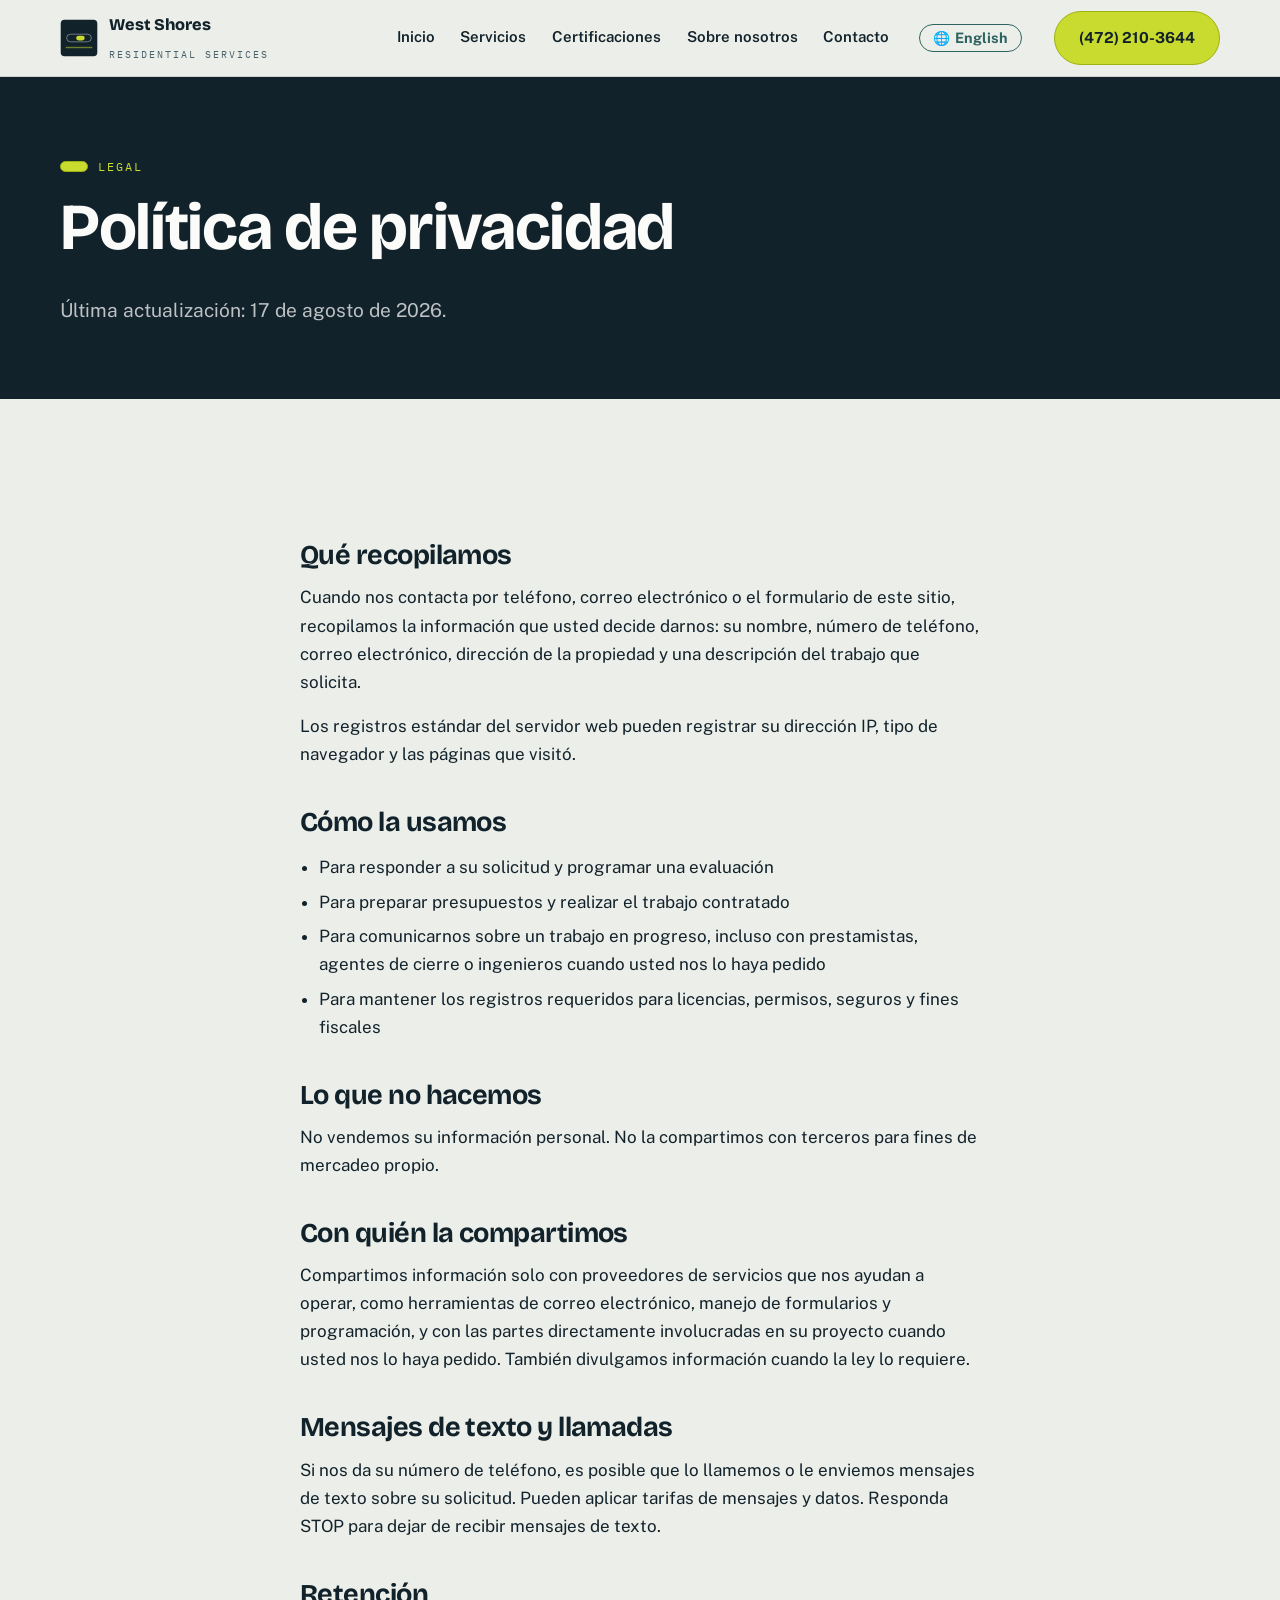
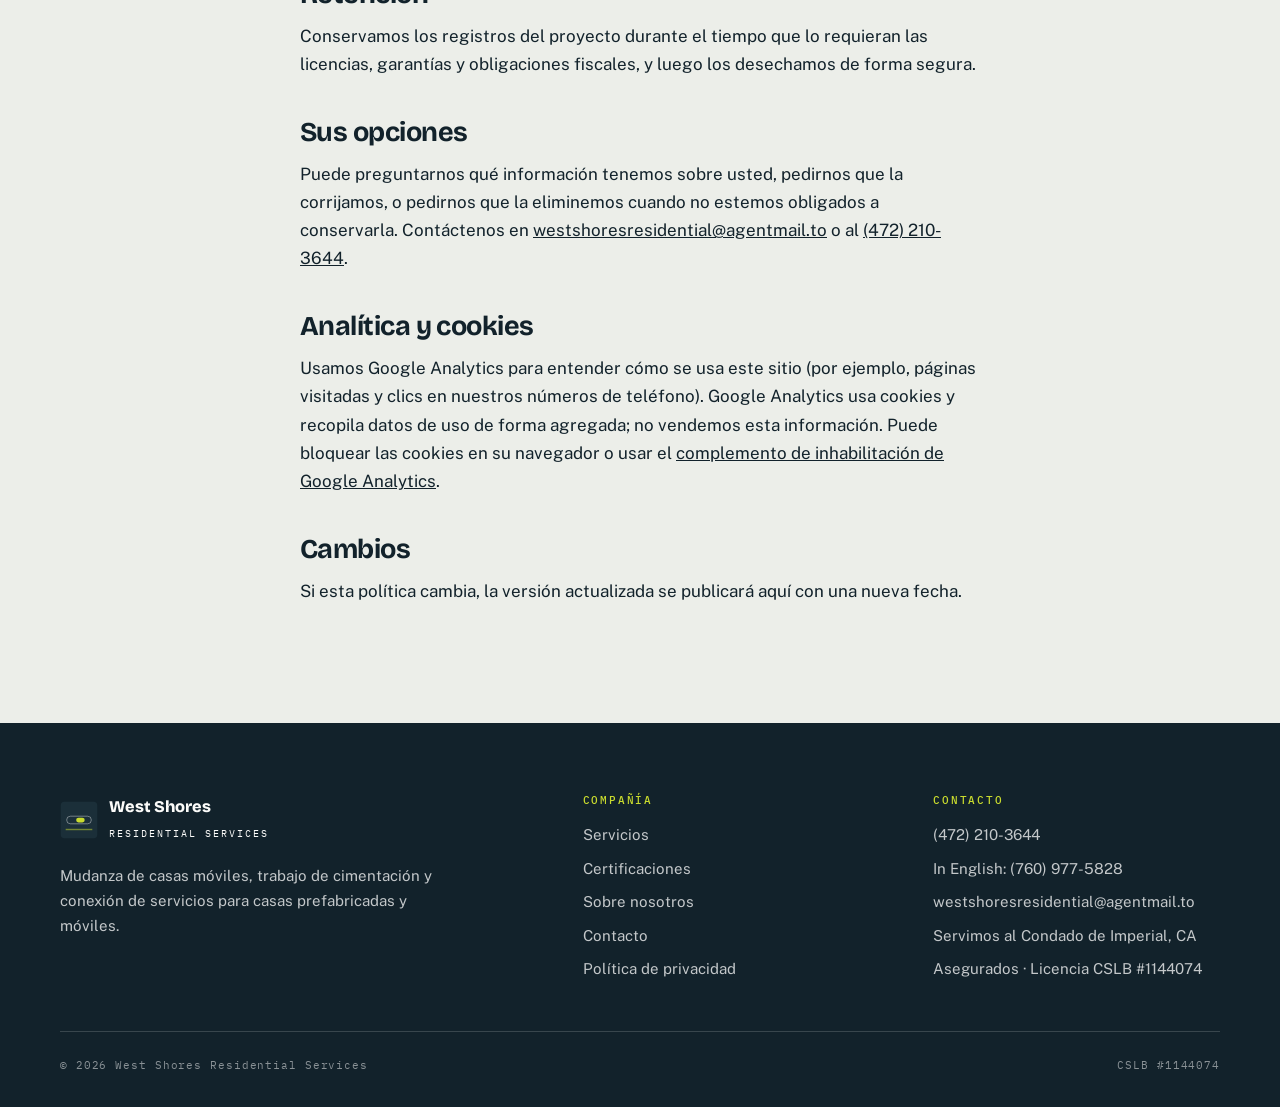
<file: es/privacy.html>
<!DOCTYPE html>
<html lang="es">
<head>
  <!-- Google Analytics 4 (ID set in /ga.js) -->
  <script src="/ga.js"></script>
<meta charset="utf-8">
<meta name="viewport" content="width=device-width, initial-scale=1">
<link rel="icon" type="image/svg+xml" href="data:image/svg+xml;utf8,%3Csvg xmlns=%27http://www.w3.org/2000/svg%27 viewBox=%270 0 40 40%27%3E%3Crect width=%2740%27 height=%2740%27 rx=%278%27 fill=%27%2312222b%27/%3E%3Crect x=%277%27 y=%2716%27 width=%2726%27 height=%278%27 rx=%274%27 fill=%27none%27 stroke=%27%23ffffff%27 stroke-opacity=%270.4%27/%3E%3Crect x=%2717%27 y=%2717.5%27 width=%279%27 height=%275%27 rx=%272.5%27 fill=%27%23c9db2e%27/%3E%3Cpath d=%27M6 30h28%27 stroke=%27%23c9db2e%27 stroke-width=%271.5%27 stroke-opacity=%270.5%27/%3E%3C/svg%3E">
<title>Política de Privacidad | West Shores Residential Services</title>
<meta name="description" content="Cómo West Shores Residential Services recopila y utiliza la información enviada a través de este sitio web.">
<meta name="robots" content="noindex">
<link rel="preconnect" href="https://fonts.googleapis.com">
<link rel="preconnect" href="https://fonts.gstatic.com" crossorigin>
<link href="https://fonts.googleapis.com/css2?family=Bricolage+Grotesque:opsz,wght@12..96,700;12..96,800&family=IBM+Plex+Mono:wght@400;500&family=Public+Sans:wght@400;600;700&display=swap" rel="stylesheet">
<link rel="stylesheet" href="/styles.css">
</head>
<body>
<a class="skip" href="#main">Saltar al contenido</a>

<header class="site-header">
  <div class="wrap header-inner">
    <a class="brand" href="/es/index.html">
      <svg class="brand-mark" viewBox="0 0 40 40" aria-hidden="true">
        <rect x="0.75" y="0.75" width="38.5" height="38.5" rx="4" fill="#12222b"/>
        <rect x="7" y="16" width="26" height="8" rx="4" fill="none" stroke="#ffffff" stroke-opacity="0.4"/>
        <rect x="17" y="17.5" width="9" height="5" rx="2.5" fill="#c9db2e"/>
        <path d="M6 30h28" stroke="#c9db2e" stroke-width="1.5" stroke-opacity="0.5"/>
      </svg>
      <span>
        <span class="brand-name">West Shores</span><br>
        <span class="brand-sub">Residential Services</span>
      </span>
    </a>
    <button class="nav-toggle" aria-expanded="false" aria-controls="nav">Menú</button>
    <nav class="nav" id="nav">
      <a href="/es/index.html">Inicio</a>
      <a href="/es/services.html">Servicios</a>
      <a href="/es/certifications.html">Certificaciones</a>
      <a href="/es/about.html">Sobre nosotros</a>
      <a href="/es/contact.html">Contacto</a>
      <a href="/privacy.html" class="lang-switch">English</a>
    </nav>
    <a class="btn btn-primary header-call" href="tel:+14722103644">(472) 210-3644</a>
  </div>
</header>

<main id="main">

  <section class="page-hero on-dark">
    <div class="wrap">
      <p class="eyebrow">Legal</p>
      <h1>Política de privacidad</h1>
      <p class="lede">Última actualización: 17 de agosto de 2026.</p>
    </div>
  </section>

  <section>
    <div class="wrap prose">
      <h2>Qué recopilamos</h2>
      <p>Cuando nos contacta por teléfono, correo electrónico o el formulario de este sitio, recopilamos la información que usted decide darnos: su nombre, número de teléfono, correo electrónico, dirección de la propiedad y una descripción del trabajo que solicita.</p>
      <p>Los registros estándar del servidor web pueden registrar su dirección IP, tipo de navegador y las páginas que visitó.</p>

      <h2>Cómo la usamos</h2>
      <ul>
        <li>Para responder a su solicitud y programar una evaluación</li>
        <li>Para preparar presupuestos y realizar el trabajo contratado</li>
        <li>Para comunicarnos sobre un trabajo en progreso, incluso con prestamistas, agentes de cierre o ingenieros cuando usted nos lo haya pedido</li>
        <li>Para mantener los registros requeridos para licencias, permisos, seguros y fines fiscales</li>
      </ul>

      <h2>Lo que no hacemos</h2>
      <p>No vendemos su información personal. No la compartimos con terceros para fines de mercadeo propio.</p>

      <h2>Con quién la compartimos</h2>
      <p>Compartimos información solo con proveedores de servicios que nos ayudan a operar, como herramientas de correo electrónico, manejo de formularios y programación, y con las partes directamente involucradas en su proyecto cuando usted nos lo haya pedido. También divulgamos información cuando la ley lo requiere.</p>

      <h2>Mensajes de texto y llamadas</h2>
      <p>Si nos da su número de teléfono, es posible que lo llamemos o le enviemos mensajes de texto sobre su solicitud. Pueden aplicar tarifas de mensajes y datos. Responda STOP para dejar de recibir mensajes de texto.</p>

      <h2>Retención</h2>
      <p>Conservamos los registros del proyecto durante el tiempo que lo requieran las licencias, garantías y obligaciones fiscales, y luego los desechamos de forma segura.</p>

      <h2>Sus opciones</h2>
      <p>Puede preguntarnos qué información tenemos sobre usted, pedirnos que la corrijamos, o pedirnos que la eliminemos cuando no estemos obligados a conservarla. Contáctenos en <a href="mailto:westshoresresidential@agentmail.to">westshoresresidential@agentmail.to</a> o al <a href="tel:+14722103644">(472) 210-3644</a>.</p>

      <h2>Analítica y cookies</h2>
      <p>Usamos Google Analytics para entender cómo se usa este sitio (por ejemplo, páginas visitadas y clics en nuestros números de teléfono). Google Analytics usa cookies y recopila datos de uso de forma agregada; no vendemos esta información. Puede bloquear las cookies en su navegador o usar el <a href="https://tools.google.com/dlpage/gaoptout">complemento de inhabilitación de Google Analytics</a>.</p>

      <h2>Cambios</h2>
      <p>Si esta política cambia, la versión actualizada se publicará aquí con una nueva fecha.</p>
    </div>
  </section>

</main>

<footer class="site-footer">
  <div class="wrap">
    <div class="footer-grid">
      <div>
        <a class="brand" href="/es/index.html">
          <svg class="brand-mark" viewBox="0 0 40 40" aria-hidden="true">
            <rect x="0.75" y="0.75" width="38.5" height="38.5" rx="4" fill="#1b2f39"/>
            <rect x="7" y="16" width="26" height="8" rx="4" fill="none" stroke="#ffffff" stroke-opacity="0.4"/>
            <rect x="17" y="17.5" width="9" height="5" rx="2.5" fill="#c9db2e"/>
            <path d="M6 30h28" stroke="#c9db2e" stroke-width="1.5" stroke-opacity="0.5"/>
          </svg>
          <span>
            <span class="brand-name">West Shores</span><br>
            <span class="brand-sub">Residential Services</span>
          </span>
        </a>
        <p style="margin-top:1.2rem;max-width:44ch">Mudanza de casas móviles, trabajo de cimentación y conexión de servicios para casas prefabricadas y móviles.</p>
      </div>
      <div>
        <h4>Compañía</h4>
        <ul>
          <li><a href="/es/services.html">Servicios</a></li>
          <li><a href="/es/certifications.html">Certificaciones</a></li>
          <li><a href="/es/about.html">Sobre nosotros</a></li>
          <li><a href="/es/contact.html">Contacto</a></li>
          <li><a href="/es/privacy.html">Política de privacidad</a></li>
        </ul>
      </div>
      <div>
        <h4>Contacto</h4>
        <ul>
          <li><a href="tel:+14722103644">(472) 210-3644</a></li>
          <li>In English: <a href="tel:+17609775828">(760) 977-5828</a></li>
          <li><a href="mailto:westshoresresidential@agentmail.to">westshoresresidential@agentmail.to</a></li>
          <li>Servimos al Condado de Imperial, CA</li>
          <li>Asegurados &middot; Licencia CSLB #1144074</li>
        </ul>
      </div>
    </div>
    <div class="colophon">
      <span>© 2026 West Shores Residential Services</span>
      CSLB #1144074
    </div>
  </div>
</footer>

<a class="call-bar" href="tel:+14722103644">Llamar ahora</a>
<script src="/main.js"></script>
</body>
</html>
</file>
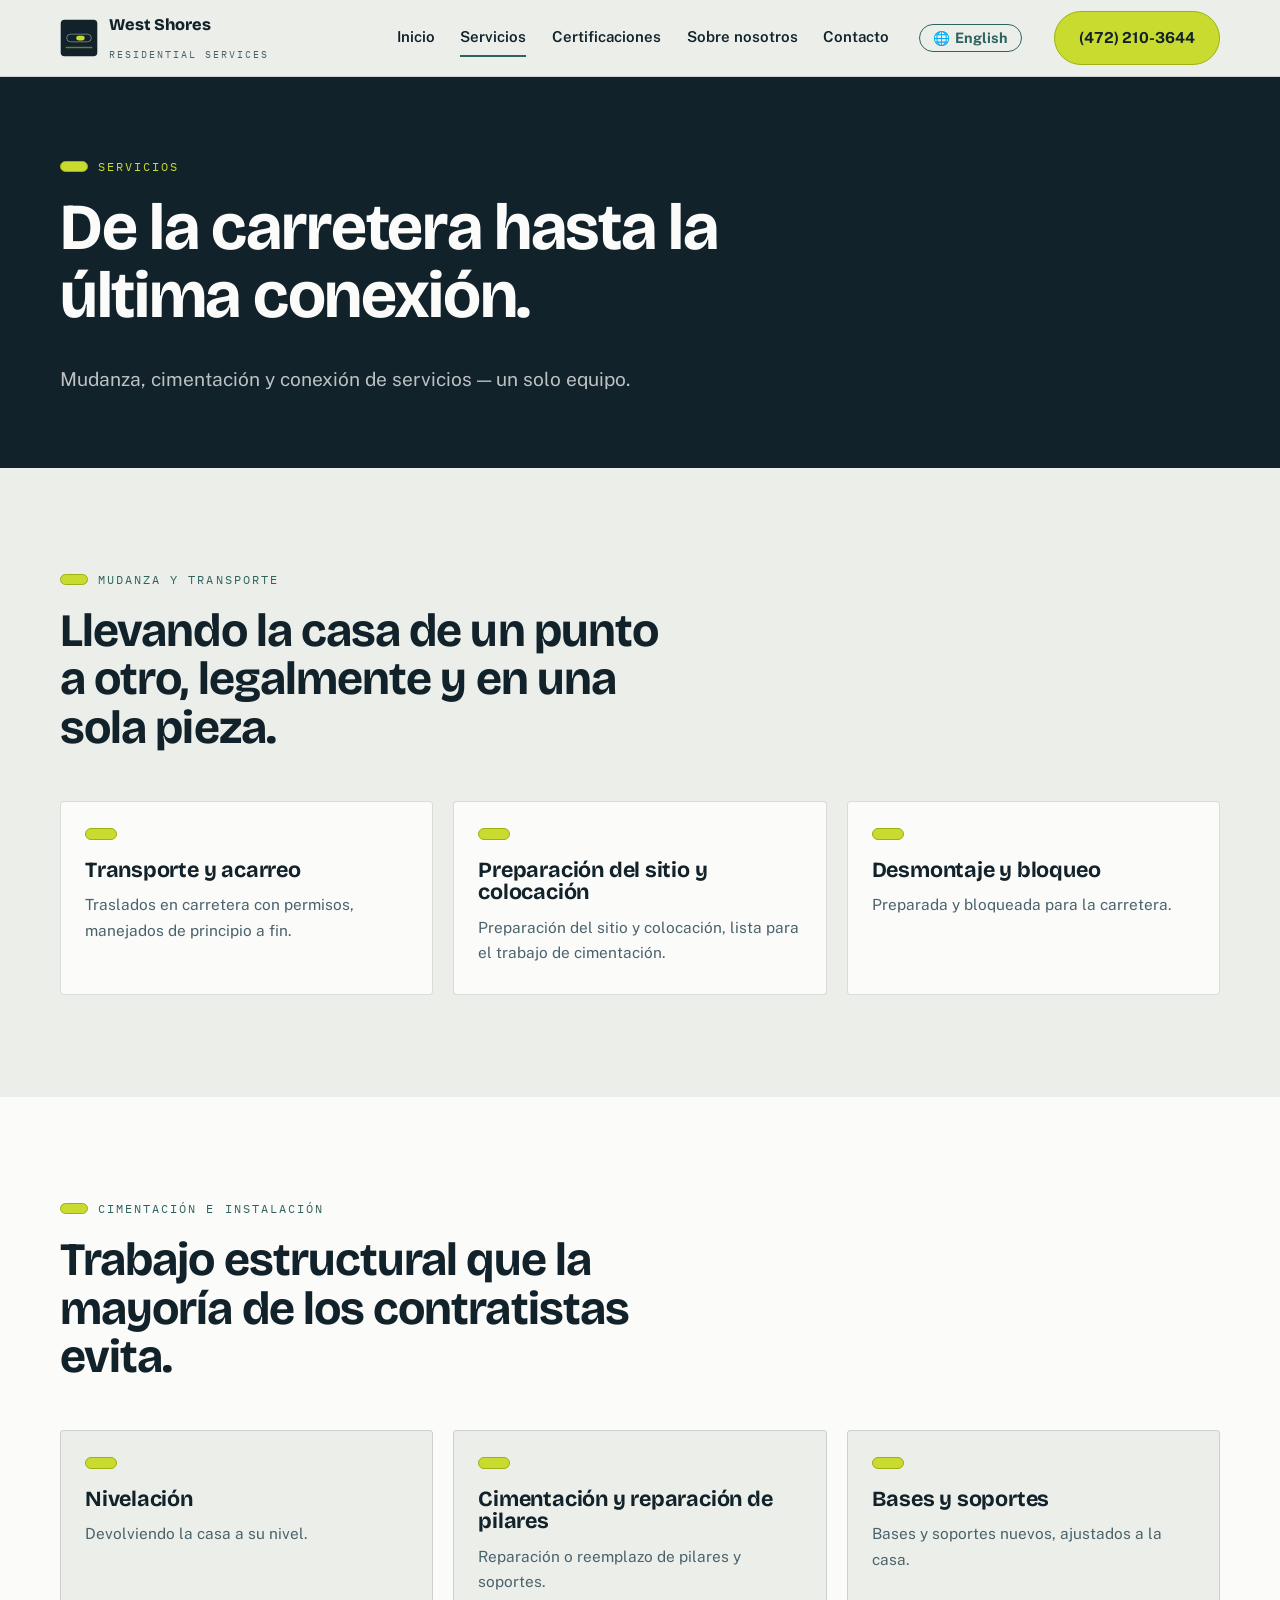
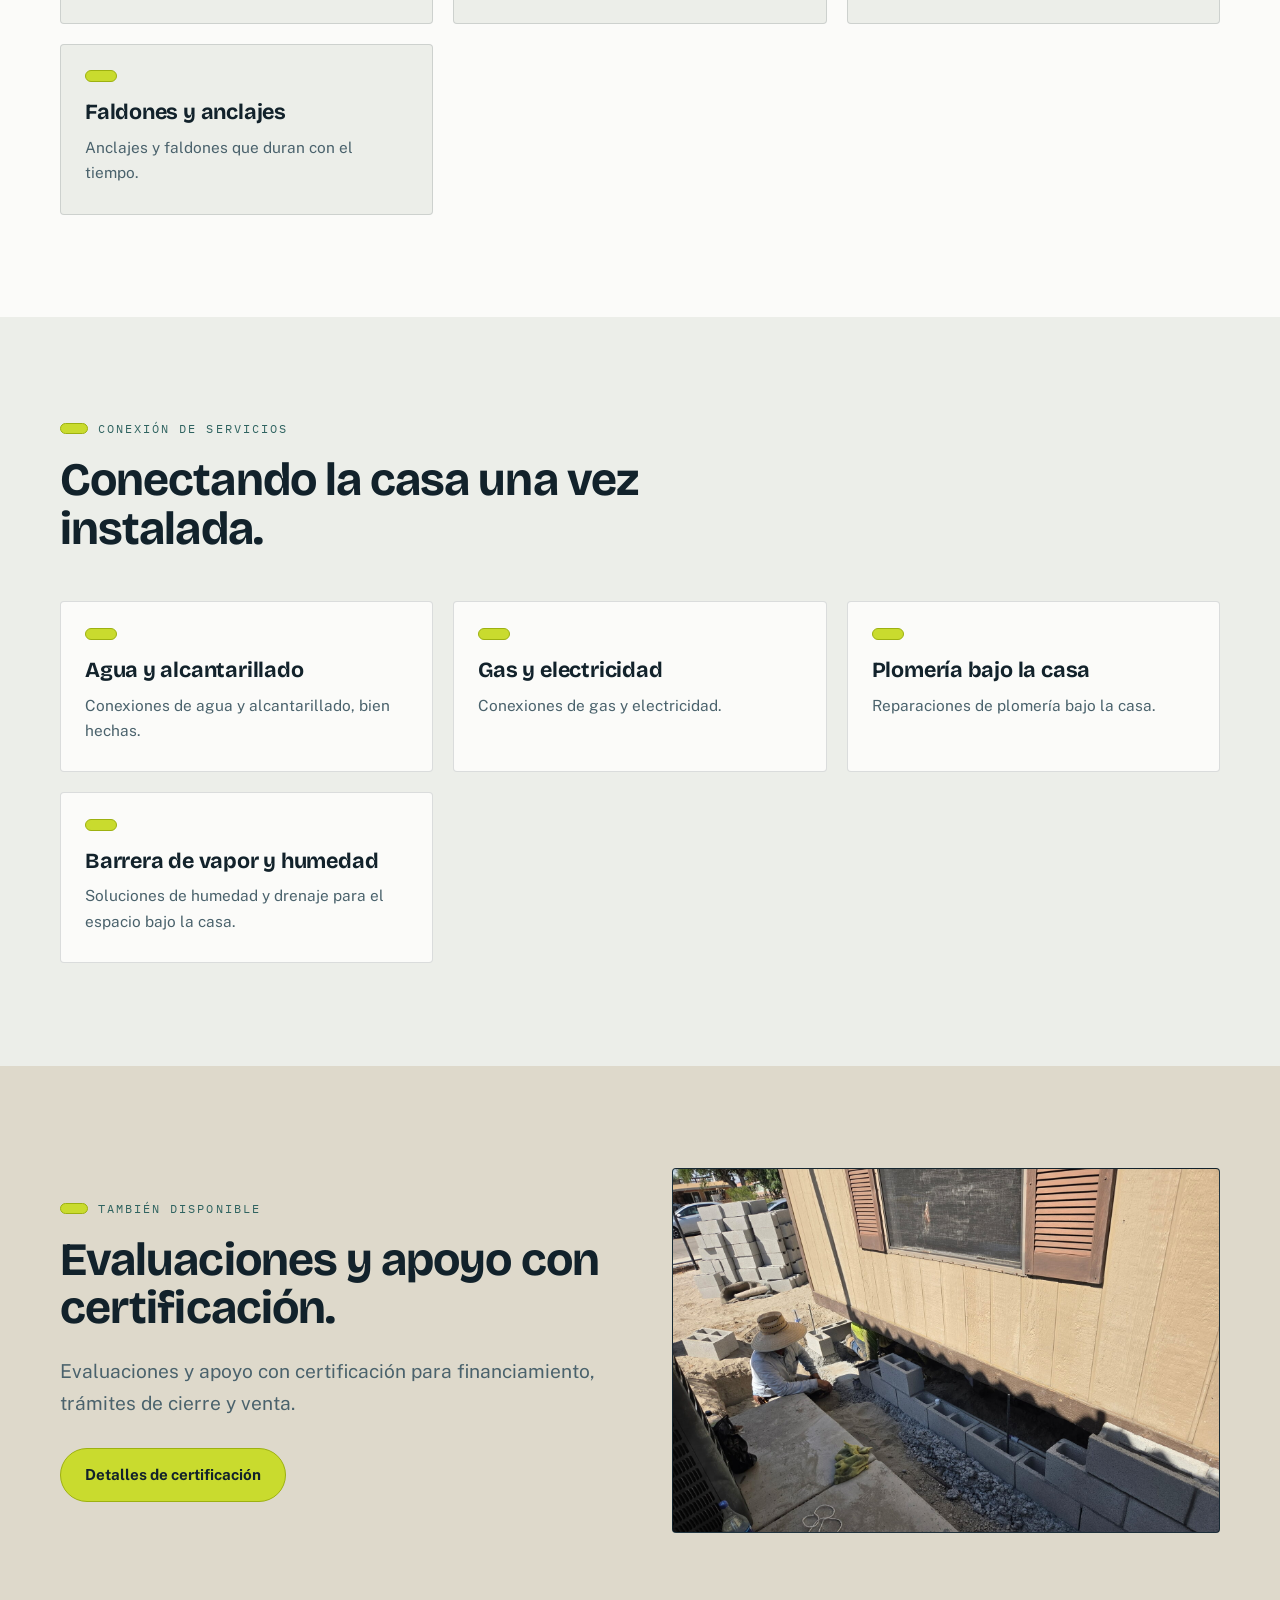
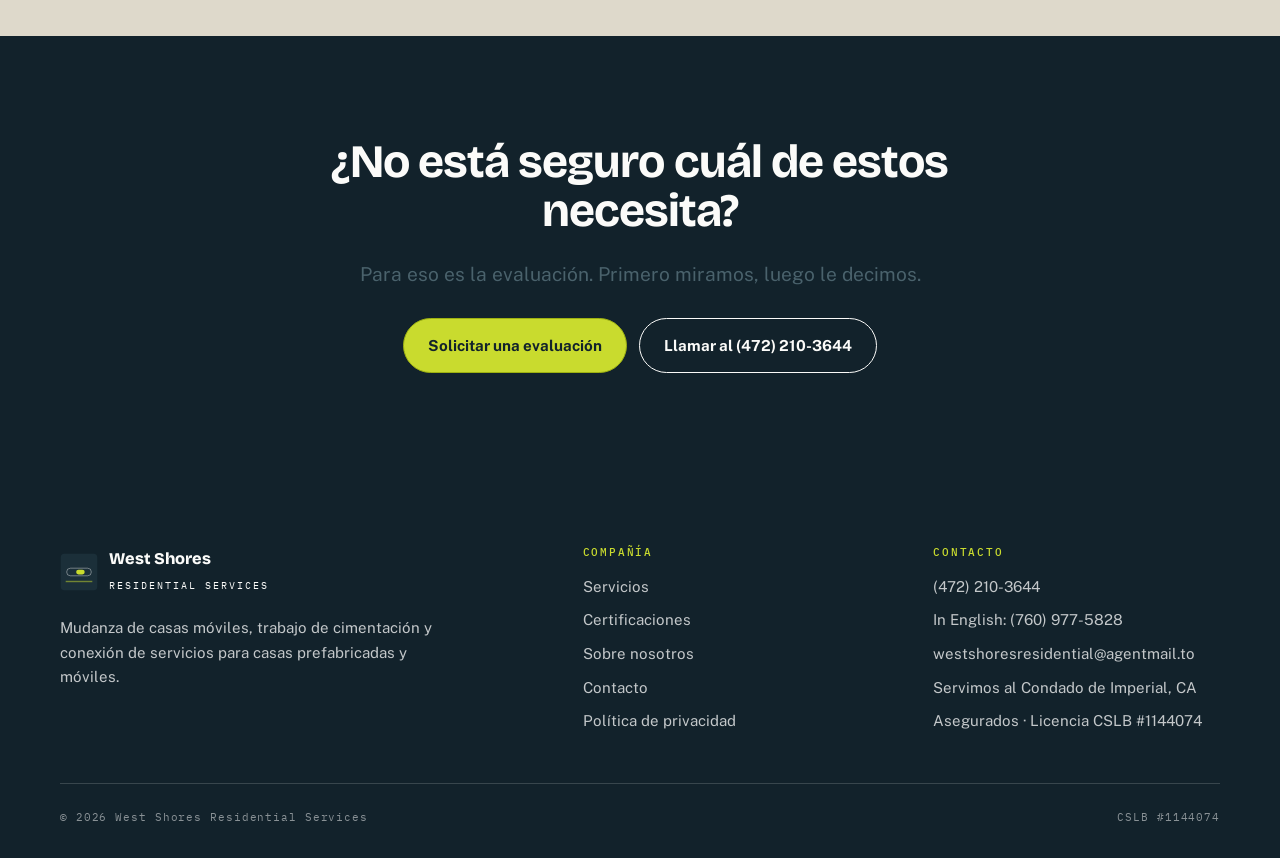
<file: es/services.html>
<!DOCTYPE html>
<html lang="es">
<head>
  <!-- Google Analytics 4 (ID set in /ga.js) -->
  <script src="/ga.js"></script>
<meta charset="utf-8">
<meta name="viewport" content="width=device-width, initial-scale=1">
<link rel="icon" type="image/svg+xml" href="data:image/svg+xml;utf8,%3Csvg xmlns=%27http://www.w3.org/2000/svg%27 viewBox=%270 0 40 40%27%3E%3Crect width=%2740%27 height=%2740%27 rx=%278%27 fill=%27%2312222b%27/%3E%3Crect x=%277%27 y=%2716%27 width=%2726%27 height=%278%27 rx=%274%27 fill=%27none%27 stroke=%27%23ffffff%27 stroke-opacity=%270.4%27/%3E%3Crect x=%2717%27 y=%2717.5%27 width=%279%27 height=%275%27 rx=%272.5%27 fill=%27%23c9db2e%27/%3E%3Cpath d=%27M6 30h28%27 stroke=%27%23c9db2e%27 stroke-width=%271.5%27 stroke-opacity=%270.5%27/%3E%3C/svg%3E">
<title>Servicios | West Shores Residential Services</title>
<meta name="description" content="Mudanza y transporte de casas móviles y prefabricadas, nivelación y reparación de pilares, bases y faldones, y conexión de servicios de agua, alcantarillado, gas y electricidad, sirviendo al Condado de Imperial, CA.">
<link rel="preconnect" href="https://fonts.googleapis.com">
<link rel="preconnect" href="https://fonts.gstatic.com" crossorigin>
<link href="https://fonts.googleapis.com/css2?family=Bricolage+Grotesque:opsz,wght@12..96,700;12..96,800&family=IBM+Plex+Mono:wght@400;500&family=Public+Sans:wght@400;600;700&display=swap" rel="stylesheet">
<link rel="stylesheet" href="/styles.css">
<link rel="alternate" hreflang="en" href="https://westshoresresidential.online/services.html">
<link rel="alternate" hreflang="es" href="https://westshoresresidential.online/es/services.html">
<link rel="alternate" hreflang="x-default" href="https://westshoresresidential.online/services.html">
</head>
<body>
<a class="skip" href="#main">Saltar al contenido</a>

<header class="site-header">
  <div class="wrap header-inner">
    <a class="brand" href="/es/index.html">
      <svg class="brand-mark" viewBox="0 0 40 40" aria-hidden="true">
        <rect x="0.75" y="0.75" width="38.5" height="38.5" rx="4" fill="#12222b"/>
        <rect x="7" y="16" width="26" height="8" rx="4" fill="none" stroke="#ffffff" stroke-opacity="0.4"/>
        <rect x="17" y="17.5" width="9" height="5" rx="2.5" fill="#c9db2e"/>
        <path d="M6 30h28" stroke="#c9db2e" stroke-width="1.5" stroke-opacity="0.5"/>
      </svg>
      <span>
        <span class="brand-name">West Shores</span><br>
        <span class="brand-sub">Residential Services</span>
      </span>
    </a>
    <button class="nav-toggle" aria-expanded="false" aria-controls="nav">Menú</button>
    <nav class="nav" id="nav">
      <a href="/es/index.html">Inicio</a>
      <a href="/es/services.html" aria-current="page">Servicios</a>
      <a href="/es/certifications.html">Certificaciones</a>
      <a href="/es/about.html">Sobre nosotros</a>
      <a href="/es/contact.html">Contacto</a>
      <a href="/services.html" class="lang-switch">English</a>
    </nav>
    <a class="btn btn-primary header-call" href="tel:+14722103644">(472) 210-3644</a>
  </div>
</header>

<main id="main">

  <section class="page-hero on-dark">
    <div class="wrap">
      <p class="eyebrow">Servicios</p>
      <h1>De la carretera hasta la última conexión.</h1>
      <p class="lede">Mudanza, cimentación y conexión de servicios &mdash; un solo equipo.</p>
    </div>
  </section>

  <section>
    <div class="wrap">
      <div class="sec-head">
        <p class="eyebrow">Mudanza y transporte</p>
        <h2>Llevando la casa de un punto a otro, legalmente y en una sola pieza.</h2>
      </div>
      <div class="cards">
        <div class="card">
          <h3>Transporte y acarreo</h3>
          <p>Traslados en carretera con permisos, manejados de principio a fin.</p>
        </div>
        <div class="card">
          <h3>Preparación del sitio y colocación</h3>
          <p>Preparación del sitio y colocación, lista para el trabajo de cimentación.</p>
        </div>
        <div class="card">
          <h3>Desmontaje y bloqueo</h3>
          <p>Preparada y bloqueada para la carretera.</p>
        </div>
      </div>
    </div>
  </section>

  <section class="band-paper">
    <div class="wrap">
      <div class="sec-head">
        <p class="eyebrow">Cimentación e instalación</p>
        <h2>Trabajo estructural que la mayoría de los contratistas evita.</h2>
      </div>
      <div class="cards">
        <div class="card">
          <h3>Nivelación</h3>
          <p>Devolviendo la casa a su nivel.</p>
        </div>
        <div class="card">
          <h3>Cimentación y reparación de pilares</h3>
          <p>Reparación o reemplazo de pilares y soportes.</p>
        </div>
        <div class="card">
          <h3>Bases y soportes</h3>
          <p>Bases y soportes nuevos, ajustados a la casa.</p>
        </div>
        <div class="card">
          <h3>Faldones y anclajes</h3>
          <p>Anclajes y faldones que duran con el tiempo.</p>
        </div>
      </div>
    </div>
  </section>

  <section>
    <div class="wrap">
      <div class="sec-head">
        <p class="eyebrow">Conexión de servicios</p>
        <h2>Conectando la casa una vez instalada.</h2>
      </div>
      <div class="cards">
        <div class="card">
          <h3>Agua y alcantarillado</h3>
          <p>Conexiones de agua y alcantarillado, bien hechas.</p>
        </div>
        <div class="card">
          <h3>Gas y electricidad</h3>
          <p>Conexiones de gas y electricidad.</p>
        </div>
        <div class="card">
          <h3>Plomería bajo la casa</h3>
          <p>Reparaciones de plomería bajo la casa.</p>
        </div>
        <div class="card">
          <h3>Barrera de vapor y humedad</h3>
          <p>Soluciones de humedad y drenaje para el espacio bajo la casa.</p>
        </div>
      </div>
    </div>
  </section>

  <section class="band-shell">
    <div class="wrap split">
      <div>
        <p class="eyebrow">También disponible</p>
        <h2>Evaluaciones y apoyo con certificación.</h2>
        <p class="lede">Evaluaciones y apoyo con certificación para financiamiento, trámites de cierre y venta.</p>
        <div class="btn-row">
          <a class="btn btn-primary" href="/es/certifications.html">Detalles de certificación</a>
        </div>
      </div>
      <div class="frame frame-sm has-photo"><img src="/images/stem-wall.jpg" alt="Muro de cimentación de bloques de concreto terminado y soporte de pilares" loading="lazy"></div>
    </div>
  </section>

  <section class="cta">
    <div class="wrap">
      <h2>¿No está seguro cuál de estos necesita?</h2>
      <p class="lede" style="margin-inline:auto">Para eso es la evaluación. Primero miramos, luego le decimos.</p>
      <div class="btn-row">
        <a class="btn btn-primary" href="/es/contact.html">Solicitar una evaluación</a>
        <a class="btn btn-ghost" href="tel:+14722103644">Llamar al (472) 210-3644</a>
      </div>
    </div>
  </section>

</main>

<footer class="site-footer">
  <div class="wrap">
    <div class="footer-grid">
      <div>
        <a class="brand" href="/es/index.html">
          <svg class="brand-mark" viewBox="0 0 40 40" aria-hidden="true">
            <rect x="0.75" y="0.75" width="38.5" height="38.5" rx="4" fill="#1b2f39"/>
            <rect x="7" y="16" width="26" height="8" rx="4" fill="none" stroke="#ffffff" stroke-opacity="0.4"/>
            <rect x="17" y="17.5" width="9" height="5" rx="2.5" fill="#c9db2e"/>
            <path d="M6 30h28" stroke="#c9db2e" stroke-width="1.5" stroke-opacity="0.5"/>
          </svg>
          <span>
            <span class="brand-name">West Shores</span><br>
            <span class="brand-sub">Residential Services</span>
          </span>
        </a>
        <p style="margin-top:1.2rem;max-width:44ch">Mudanza de casas móviles, trabajo de cimentación y conexión de servicios para casas prefabricadas y móviles.</p>
      </div>
      <div>
        <h4>Compañía</h4>
        <ul>
          <li><a href="/es/services.html">Servicios</a></li>
          <li><a href="/es/certifications.html">Certificaciones</a></li>
          <li><a href="/es/about.html">Sobre nosotros</a></li>
          <li><a href="/es/contact.html">Contacto</a></li>
          <li><a href="/es/privacy.html">Política de privacidad</a></li>
        </ul>
      </div>
      <div>
        <h4>Contacto</h4>
        <ul>
          <li><a href="tel:+14722103644">(472) 210-3644</a></li>
          <li>In English: <a href="tel:+17609775828">(760) 977-5828</a></li>
          <li><a href="mailto:westshoresresidential@agentmail.to">westshoresresidential@agentmail.to</a></li>
          <li>Servimos al Condado de Imperial, CA</li>
          <li>Asegurados &middot; Licencia CSLB #1144074</li>
        </ul>
      </div>
    </div>
    <div class="colophon">
      <span>© 2026 West Shores Residential Services</span>
      CSLB #1144074
    </div>
  </div>
</footer>

<a class="call-bar" href="tel:+14722103644">Llamar ahora</a>
<script src="/main.js"></script>
</body>
</html>
</file>
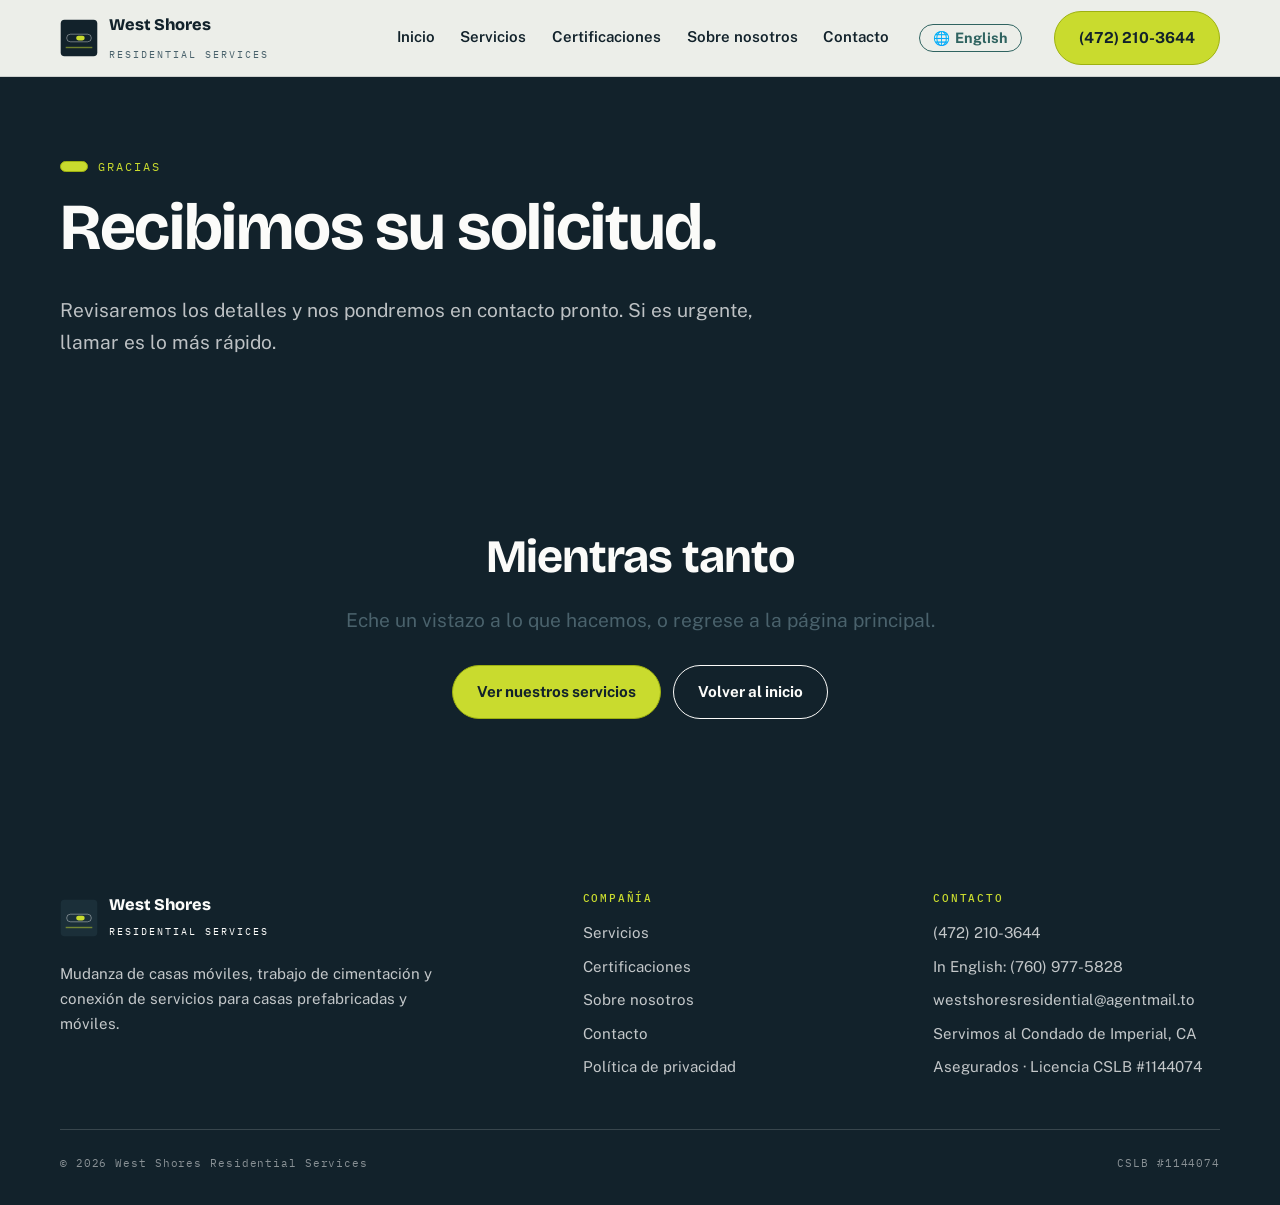
<file: es/thank-you.html>
<!DOCTYPE html>
<html lang="es">
<head>
  <!-- Google Analytics 4 (ID set in /ga.js) -->
  <script src="/ga.js"></script>
<meta charset="utf-8">
<meta name="viewport" content="width=device-width, initial-scale=1">
<link rel="icon" type="image/svg+xml" href="data:image/svg+xml;utf8,%3Csvg xmlns=%27http://www.w3.org/2000/svg%27 viewBox=%270 0 40 40%27%3E%3Crect width=%2740%27 height=%2740%27 rx=%278%27 fill=%27%2312222b%27/%3E%3Crect x=%277%27 y=%2716%27 width=%2726%27 height=%278%27 rx=%274%27 fill=%27none%27 stroke=%27%23ffffff%27 stroke-opacity=%270.4%27/%3E%3Crect x=%2717%27 y=%2717.5%27 width=%279%27 height=%275%27 rx=%272.5%27 fill=%27%23c9db2e%27/%3E%3Cpath d=%27M6 30h28%27 stroke=%27%23c9db2e%27 stroke-width=%271.5%27 stroke-opacity=%270.5%27/%3E%3C/svg%3E">
<title>Solicitud Recibida | West Shores Residential Services</title>
<meta name="description" content="Gracias por contactar a West Shores Residential Services. Nos pondremos en contacto pronto.">
<meta name="robots" content="noindex">
<link rel="preconnect" href="https://fonts.googleapis.com">
<link rel="preconnect" href="https://fonts.gstatic.com" crossorigin>
<link href="https://fonts.googleapis.com/css2?family=Bricolage+Grotesque:opsz,wght@12..96,700;12..96,800&family=IBM+Plex+Mono:wght@400;500&family=Public+Sans:wght@400;600;700&display=swap" rel="stylesheet">
<link rel="stylesheet" href="/styles.css">
</head>
<body>
<a class="skip" href="#main">Saltar al contenido</a>

<header class="site-header">
  <div class="wrap header-inner">
    <a class="brand" href="/es/index.html">
      <svg class="brand-mark" viewBox="0 0 40 40" aria-hidden="true">
        <rect x="0.75" y="0.75" width="38.5" height="38.5" rx="4" fill="#12222b"/>
        <rect x="7" y="16" width="26" height="8" rx="4" fill="none" stroke="#ffffff" stroke-opacity="0.4"/>
        <rect x="17" y="17.5" width="9" height="5" rx="2.5" fill="#c9db2e"/>
        <path d="M6 30h28" stroke="#c9db2e" stroke-width="1.5" stroke-opacity="0.5"/>
      </svg>
      <span>
        <span class="brand-name">West Shores</span><br>
        <span class="brand-sub">Residential Services</span>
      </span>
    </a>
    <button class="nav-toggle" aria-expanded="false" aria-controls="nav">Menú</button>
    <nav class="nav" id="nav">
      <a href="/es/index.html">Inicio</a>
      <a href="/es/services.html">Servicios</a>
      <a href="/es/certifications.html">Certificaciones</a>
      <a href="/es/about.html">Sobre nosotros</a>
      <a href="/es/contact.html">Contacto</a>
      <a href="/thank-you.html" class="lang-switch">English</a>
    </nav>
    <a class="btn btn-primary header-call" href="tel:+14722103644">(472) 210-3644</a>
  </div>
</header>

<main id="main">

  <section class="page-hero on-dark">
    <div class="wrap">
      <p class="eyebrow">Gracias</p>
      <h1>Recibimos su solicitud.</h1>
      <p class="lede">Revisaremos los detalles y nos pondremos en contacto pronto. Si es urgente, llamar es lo más rápido.</p>
    </div>
  </section>

  <section class="cta">
    <div class="wrap">
      <h2>Mientras tanto</h2>
      <p class="lede" style="margin-inline:auto">Eche un vistazo a lo que hacemos, o regrese a la página principal.</p>
      <div class="btn-row">
        <a class="btn btn-primary" href="/es/services.html">Ver nuestros servicios</a>
        <a class="btn btn-ghost" href="/es/index.html">Volver al inicio</a>
      </div>
    </div>
  </section>

</main>

<footer class="site-footer">
  <div class="wrap">
    <div class="footer-grid">
      <div>
        <a class="brand" href="/es/index.html">
          <svg class="brand-mark" viewBox="0 0 40 40" aria-hidden="true">
            <rect x="0.75" y="0.75" width="38.5" height="38.5" rx="4" fill="#1b2f39"/>
            <rect x="7" y="16" width="26" height="8" rx="4" fill="none" stroke="#ffffff" stroke-opacity="0.4"/>
            <rect x="17" y="17.5" width="9" height="5" rx="2.5" fill="#c9db2e"/>
            <path d="M6 30h28" stroke="#c9db2e" stroke-width="1.5" stroke-opacity="0.5"/>
          </svg>
          <span>
            <span class="brand-name">West Shores</span><br>
            <span class="brand-sub">Residential Services</span>
          </span>
        </a>
        <p style="margin-top:1.2rem;max-width:44ch">Mudanza de casas móviles, trabajo de cimentación y conexión de servicios para casas prefabricadas y móviles.</p>
      </div>
      <div>
        <h4>Compañía</h4>
        <ul>
          <li><a href="/es/services.html">Servicios</a></li>
          <li><a href="/es/certifications.html">Certificaciones</a></li>
          <li><a href="/es/about.html">Sobre nosotros</a></li>
          <li><a href="/es/contact.html">Contacto</a></li>
          <li><a href="/es/privacy.html">Política de privacidad</a></li>
        </ul>
      </div>
      <div>
        <h4>Contacto</h4>
        <ul>
          <li><a href="tel:+14722103644">(472) 210-3644</a></li>
          <li>In English: <a href="tel:+17609775828">(760) 977-5828</a></li>
          <li><a href="mailto:westshoresresidential@agentmail.to">westshoresresidential@agentmail.to</a></li>
          <li>Servimos al Condado de Imperial, CA</li>
          <li>Asegurados &middot; Licencia CSLB #1144074</li>
        </ul>
      </div>
    </div>
    <div class="colophon">
      <span>© 2026 West Shores Residential Services</span>
      CSLB #1144074
    </div>
  </div>
</footer>

<a class="call-bar" href="tel:+14722103644">Llamar ahora</a>
<script src="/main.js"></script>
</body>
</html>
</file>
<file: styles.css>
/* =========================================================
   West Shores Home Services
   Palette: tide slate ink, fog, shell, kelp, level-vial green
   Type: Bricolage Grotesque (display) / Public Sans (body)
         IBM Plex Mono (labels, numbers, license data)
   ========================================================= */

:root {
  --ink: #12222b;
  --ink-2: #243a44;
  --ink-3: #4a626c;
  --fog: #eceee9;
  --shell: #ded9cb;
  --paper: #fbfbf9;
  --kelp: #2f6360;
  --vial: #c9db2e;
  --vial-deep: #9db111;
  --line: rgba(18, 34, 43, 0.14);
  --line-dark: rgba(255, 255, 255, 0.16);

  --f-display: "Bricolage Grotesque", "Archivo", system-ui, sans-serif;
  --f-body: "Public Sans", system-ui, -apple-system, sans-serif;
  --f-mono: "IBM Plex Mono", ui-monospace, monospace;

  --wrap: 1160px;
  --gap: clamp(1rem, 3vw, 2rem);
  --sec: clamp(3.5rem, 8vw, 6.5rem);
  --r: 4px;
}

* { box-sizing: border-box; }

html { scroll-behavior: smooth; }

body {
  margin: 0;
  background: var(--fog);
  color: var(--ink);
  font-family: var(--f-body);
  font-size: 17px;
  line-height: 1.65;
  -webkit-font-smoothing: antialiased;
}

img { max-width: 100%; display: block; }

a { color: inherit; }

h1, h2, h3, h4 {
  font-family: var(--f-display);
  font-weight: 700;
  line-height: 1.05;
  letter-spacing: -0.02em;
  margin: 0 0 0.5em;
}

h1 { font-size: clamp(2.4rem, 6vw, 4.1rem); }
h2 { font-size: clamp(1.9rem, 4vw, 2.9rem); }
h3 { font-size: clamp(1.1rem, 2vw, 1.35rem); letter-spacing: -0.01em; }

p { margin: 0 0 1rem; }

.wrap {
  width: min(100% - 2.5rem, var(--wrap));
  margin-inline: auto;
}

.eyebrow {
  font-family: var(--f-mono);
  font-size: 0.72rem;
  letter-spacing: 0.18em;
  text-transform: uppercase;
  color: var(--kelp);
  display: flex;
  align-items: center;
  gap: 0.6rem;
  margin-bottom: 1.1rem;
}
.eyebrow::before {
  content: "";
  width: 26px;
  height: 9px;
  border-radius: 99px;
  background: var(--vial);
  border: 1px solid var(--vial-deep);
  flex: none;
}
.on-dark .eyebrow { color: var(--vial); }

.lede {
  font-size: clamp(1.05rem, 1.6vw, 1.2rem);
  color: var(--ink-3);
  max-width: 62ch;
}
.on-dark .lede { color: rgba(255, 255, 255, 0.72); }

/* placeholder tokens you still need to fill in.
   Delete this rule once every ALL_CAPS token is replaced. */
.tbd {
  border-bottom: 2px dotted var(--vial-deep);
  font-family: var(--f-mono);
  font-size: 0.9em;
}

/* ---------- header ---------- */
.site-header {
  position: sticky;
  top: 0;
  z-index: 50;
  background: rgba(236, 238, 233, 0.92);
  backdrop-filter: blur(10px);
  border-bottom: 1px solid var(--line);
}
.header-inner {
  display: flex;
  align-items: center;
  gap: var(--gap);
  min-height: 76px;
}
.brand {
  display: flex;
  align-items: center;
  gap: 0.7rem;
  text-decoration: none;
  margin-right: auto;
}
.brand-mark {
  width: 38px;
  height: 38px;
  flex: none;
}
.brand-name {
  font-family: var(--f-display);
  font-weight: 800;
  font-size: 1.02rem;
  line-height: 1.05;
  letter-spacing: -0.01em;
}
.brand-sub {
  font-family: var(--f-mono);
  font-size: 0.62rem;
  letter-spacing: 0.2em;
  text-transform: uppercase;
  color: var(--ink-3);
}
.nav {
  display: flex;
  gap: 1.6rem;
  align-items: center;
}
.nav a {
  text-decoration: none;
  font-size: 0.94rem;
  font-weight: 600;
  padding: 0.35rem 0;
  border-bottom: 2px solid transparent;
}
.nav a:hover { border-bottom-color: var(--vial); }
.nav a[aria-current="page"] { border-bottom-color: var(--kelp); }
.nav a.lang-switch {
  display: inline-flex; align-items: center; gap: 0.35rem;
  font-weight: 700; font-size: 0.9rem; color: var(--kelp);
  border: 1.5px solid var(--kelp); border-radius: 999px;
  padding: 0.3rem 0.8rem; margin-left: 0.25rem; line-height: 1.2;
  transition: background 0.15s, color 0.15s;
}
.nav a.lang-switch::before { content: "\1F310"; font-size: 0.95em; }
.nav a.lang-switch:hover, .nav a.lang-switch:focus-visible { background: var(--kelp); color: var(--paper); }

.nav-toggle {
  display: none;
  background: none;
  border: 1px solid var(--line);
  border-radius: var(--r);
  padding: 0.5rem 0.7rem;
  font-family: var(--f-mono);
  font-size: 0.75rem;
  letter-spacing: 0.12em;
  text-transform: uppercase;
  cursor: pointer;
}

/* ---------- buttons ---------- */
.btn {
  display: inline-flex;
  align-items: center;
  gap: 0.5rem;
  padding: 0.85rem 1.5rem;
  border-radius: 99px;
  text-decoration: none;
  font-weight: 700;
  font-size: 0.95rem;
  border: 1.5px solid transparent;
  transition: transform 0.15s ease, background 0.15s ease, color 0.15s ease;
}
.btn:hover { transform: translateY(-1px); }
.btn-primary { background: var(--vial); color: var(--ink); border-color: var(--vial-deep); }
.btn-primary:hover { background: var(--vial-deep); color: var(--paper); }
.btn-ghost { border-color: currentColor; }
.btn-ghost:hover { background: var(--ink); color: var(--paper); border-color: var(--ink); }
.on-dark .btn-ghost:hover { background: var(--paper); color: var(--ink); border-color: var(--paper); }
.btn-row { display: flex; flex-wrap: wrap; gap: 0.75rem; margin-top: 1.75rem; }

/* ---------- signature: the level ---------- */
.level {
  position: relative;
  height: 22px;
  border-radius: 99px;
  background: rgba(255, 255, 255, 0.08);
  border: 1px solid var(--line-dark);
  overflow: hidden;
  max-width: 420px;
}
.level::before,
.level::after {
  content: "";
  position: absolute;
  top: 3px;
  bottom: 3px;
  width: 1px;
  background: rgba(255, 255, 255, 0.35);
}
.level::before { left: calc(50% - 22px); }
.level::after { left: calc(50% + 22px); }
.bubble {
  position: absolute;
  top: 3px;
  height: 14px;
  width: 40px;
  border-radius: 99px;
  background: var(--vial);
  left: 50%;
  transform: translateX(-50%);
  animation: settle 2.2s cubic-bezier(0.33, 1.2, 0.4, 1) both;
}
@keyframes settle {
  0%   { left: 22%; }
  55%  { left: 63%; }
  80%  { left: 46%; }
  100% { left: 50%; }
}
.level-caption {
  font-family: var(--f-mono);
  font-size: 0.7rem;
  letter-spacing: 0.16em;
  text-transform: uppercase;
  color: rgba(255, 255, 255, 0.6);
  margin-top: 0.7rem;
}

/* ---------- hero ---------- */
.hero {
  background: var(--ink);
  color: var(--paper);
  position: relative;
  overflow: hidden;
}
.hero::after {
  content: "";
  position: absolute;
  inset: 0;
  background:
    repeating-linear-gradient(90deg, rgba(255,255,255,0.05) 0 1px, transparent 1px 96px);
  pointer-events: none;
}
.hero-inner {
  position: relative;
  z-index: 1;
  padding: clamp(3.5rem, 9vw, 7rem) 0 clamp(3rem, 7vw, 5rem);
  display: grid;
  grid-template-columns: 1.15fr 0.85fr;
  gap: clamp(2rem, 5vw, 4rem);
  align-items: end;
}
.hero h1 { max-width: 15ch; }
.hero .lede { color: rgba(255, 255, 255, 0.75); }
.hero-side { padding-bottom: 0.6rem; }

.trust-strip {
  border-top: 1px solid var(--line-dark);
  display: grid;
  grid-template-columns: repeat(4, 1fr);
  position: relative;
  z-index: 1;
}
.trust-strip div {
  padding: 1.1rem 1rem 1.3rem 0;
  font-family: var(--f-mono);
  font-size: 0.74rem;
  letter-spacing: 0.11em;
  text-transform: uppercase;
  color: rgba(255, 255, 255, 0.72);
}

/* ---------- page hero (inner pages) ---------- */
.page-hero {
  background: var(--ink);
  color: var(--paper);
  padding: clamp(3rem, 7vw, 5rem) 0 clamp(2.5rem, 5vw, 3.5rem);
}
.page-hero h1 { max-width: 18ch; }

/* ---------- sections ---------- */
section { padding-block: var(--sec); }
.sec-head { max-width: 60ch; margin-bottom: clamp(2rem, 4vw, 3rem); }
.band-shell { background: var(--shell); }
.band-paper { background: var(--paper); }
.band-ink { background: var(--ink); color: var(--paper); }
.band-ink h2, .band-ink h3 { color: var(--paper); }

/* ---------- process steps ---------- */
.steps {
  display: grid;
  grid-template-columns: repeat(4, 1fr);
  gap: 1px;
  background: var(--line);
  border-top: 1px solid var(--line);
  border-bottom: 1px solid var(--line);
}
.step {
  background: var(--fog);
  padding: 1.75rem 1.4rem 2rem;
}
.band-paper .step { background: var(--paper); }
.step-no {
  font-family: var(--f-mono);
  font-size: 0.72rem;
  letter-spacing: 0.16em;
  color: var(--vial-deep);
  display: block;
  margin-bottom: 1.5rem;
}
.step p { color: var(--ink-3); font-size: 0.96rem; margin: 0; }

/* ---------- service cards ---------- */
.cards {
  display: grid;
  grid-template-columns: repeat(3, 1fr);
  gap: 1.25rem;
}
.card {
  background: var(--paper);
  border: 1px solid var(--line);
  border-radius: var(--r);
  padding: 1.6rem 1.5rem 1.75rem;
  position: relative;
  transition: border-color 0.15s ease, transform 0.15s ease;
}
.band-paper .card { background: var(--fog); }
.card:hover { border-color: var(--kelp); transform: translateY(-2px); }
.card::before {
  content: "";
  display: block;
  width: 30px;
  height: 10px;
  border-radius: 99px;
  background: var(--vial);
  border: 1px solid var(--vial-deep);
  margin-bottom: 1.2rem;
}
.card p { color: var(--ink-3); font-size: 0.96rem; margin: 0; }
.card-kicker {
  font-family: var(--f-mono);
  font-size: 0.68rem;
  letter-spacing: 0.14em;
  text-transform: uppercase;
  color: var(--kelp);
  display: block;
  margin-bottom: 0.4rem;
}

/* ---------- split ---------- */
.split {
  display: grid;
  grid-template-columns: 1fr 1fr;
  gap: clamp(2rem, 5vw, 4rem);
  align-items: center;
}
.checks { list-style: none; margin: 1.5rem 0 0; padding: 0; }
.checks li {
  padding: 0.7rem 0 0.7rem 2rem;
  border-bottom: 1px solid var(--line);
  position: relative;
  font-size: 0.98rem;
}
.band-ink .checks li { border-bottom-color: var(--line-dark); }
.checks li::before {
  content: "";
  position: absolute;
  left: 0;
  top: 1.25rem;
  width: 18px;
  height: 7px;
  border-radius: 99px;
  background: var(--vial);
}

.frame {
  aspect-ratio: 4 / 3;
  border-radius: var(--r);
  border: 1px solid var(--line);
  background:
    linear-gradient(160deg, var(--ink-2), var(--ink)),
    var(--ink);
  display: grid;
  place-items: center;
  color: rgba(255, 255, 255, 0.5);
  font-family: var(--f-mono);
  font-size: 0.72rem;
  letter-spacing: 0.14em;
  text-transform: uppercase;
  text-align: center;
  padding: 1.5rem;
}
.frame-sm { aspect-ratio: 3 / 2; }
.frame.has-photo { padding: 0; overflow: hidden; }
.frame.has-photo img {
  width: 100%;
  height: 100%;
  object-fit: cover;
  display: block;
}

/* ---------- gallery ---------- */
.gallery { display: grid; grid-template-columns: repeat(3, 1fr); gap: 1.25rem; }
.gallery figcaption {
  font-family: var(--f-mono);
  font-size: 0.7rem;
  letter-spacing: 0.14em;
  text-transform: uppercase;
  color: var(--ink-3);
  margin-top: 0.7rem;
}

/* ---------- testimonials ---------- */
.quotes { display: grid; grid-template-columns: repeat(3, 1fr); gap: 1.25rem; }
.quote {
  background: var(--paper);
  border: 1px solid var(--line);
  border-left: 3px solid var(--vial);
  border-radius: var(--r);
  padding: 1.5rem;
}
.quote p { font-size: 0.98rem; color: var(--ink-2); }
.quote cite {
  font-style: normal;
  font-family: var(--f-mono);
  font-size: 0.72rem;
  letter-spacing: 0.1em;
  text-transform: uppercase;
  color: var(--ink-3);
}

/* ---------- CTA ---------- */
.cta {
  background: var(--ink);
  color: var(--paper);
  text-align: center;
}
.cta .wrap { max-width: 780px; }
.cta .btn-row { justify-content: center; }

/* ---------- forms ---------- */
.form { display: grid; gap: 1rem; max-width: 560px; }
.field { display: grid; gap: 0.35rem; }
.field label {
  font-family: var(--f-mono);
  font-size: 0.7rem;
  letter-spacing: 0.14em;
  text-transform: uppercase;
  color: var(--ink-3);
}
.field input,
.field select,
.field textarea {
  font: inherit;
  font-size: 0.98rem;
  padding: 0.75rem 0.9rem;
  border: 1px solid var(--line);
  border-radius: var(--r);
  background: var(--paper);
  color: var(--ink);
}
.field input:focus,
.field select:focus,
.field textarea:focus {
  outline: 2px solid var(--kelp);
  outline-offset: 1px;
  border-color: var(--kelp);
}
.field textarea { min-height: 130px; resize: vertical; }
.form-note { font-size: 0.85rem; color: var(--ink-3); }

/* ---------- contact rows ---------- */
.contact-list { list-style: none; padding: 0; margin: 0; }
.contact-list li {
  padding: 1rem 0;
  border-bottom: 1px solid var(--line);
  display: grid;
  gap: 0.15rem;
}
.contact-list span {
  font-family: var(--f-mono);
  font-size: 0.68rem;
  letter-spacing: 0.14em;
  text-transform: uppercase;
  color: var(--ink-3);
}
.contact-list a { font-weight: 600; text-decoration: none; border-bottom: 2px solid var(--vial); }

/* ---------- prose (privacy) ---------- */
.prose { max-width: 68ch; }
.prose h2 { font-size: clamp(1.3rem, 2.4vw, 1.7rem); margin-top: 2.5rem; }
.prose ul { padding-left: 1.2rem; }
.prose li { margin-bottom: 0.4rem; }

/* ---------- footer ---------- */
.site-footer {
  background: var(--ink);
  color: rgba(255, 255, 255, 0.75);
  padding-block: clamp(3rem, 6vw, 4.5rem) 2rem;
  font-size: 0.94rem;
}
.footer-grid {
  display: grid;
  grid-template-columns: 1.6fr 1fr 1fr;
  gap: clamp(2rem, 5vw, 4rem);
  padding-bottom: 2.5rem;
  border-bottom: 1px solid var(--line-dark);
}
.site-footer h4 {
  font-family: var(--f-mono);
  font-size: 0.7rem;
  font-weight: 500;
  letter-spacing: 0.16em;
  text-transform: uppercase;
  color: var(--vial);
  margin-bottom: 1rem;
}
.site-footer ul { list-style: none; padding: 0; margin: 0; }
.site-footer li { margin-bottom: 0.55rem; }
.site-footer a { text-decoration: none; }
.site-footer a:hover { color: var(--vial); }
.site-footer .brand-name, .site-footer .brand-sub { color: var(--paper); }
.colophon {
  padding-top: 1.5rem;
  font-family: var(--f-mono);
  font-size: 0.7rem;
  letter-spacing: 0.08em;
  color: rgba(255, 255, 255, 0.5);
  display: flex;
  justify-content: space-between;
  gap: 1rem;
  flex-wrap: wrap;
}

/* ---------- sticky mobile call bar ---------- */
.call-bar { display: none; }

/* ---------- a11y ---------- */
:focus-visible { outline: 2px solid var(--vial-deep); outline-offset: 3px; }
.skip {
  position: absolute;
  left: -9999px;
}
.skip:focus {
  left: 1rem;
  top: 1rem;
  z-index: 100;
  background: var(--paper);
  padding: 0.6rem 1rem;
  border-radius: var(--r);
}

/* ---------- responsive ---------- */
@media (max-width: 950px) {
  .hero-inner { grid-template-columns: 1fr; align-items: start; }
  .steps { grid-template-columns: repeat(2, 1fr); }
  .cards, .quotes, .gallery { grid-template-columns: repeat(2, 1fr); }
  .split { grid-template-columns: 1fr; }
  .trust-strip { grid-template-columns: repeat(2, 1fr); }
  .footer-grid { grid-template-columns: 1fr 1fr; }
}

@media (max-width: 700px) {
  body { font-size: 16px; }
  .nav {
    display: none;
    position: absolute;
    top: 100%;
    left: 0;
    right: 0;
    background: var(--fog);
    border-bottom: 1px solid var(--line);
    flex-direction: column;
    align-items: stretch;
    gap: 0;
    padding: 0.5rem 1.25rem 1.25rem;
  }
  .nav.open { display: flex; }
  .nav a { padding: 0.8rem 0; border-bottom: 1px solid var(--line); }
  .nav-toggle { display: block; }
  .header-inner { position: relative; }
  .header-call { display: none; }
  .steps, .cards, .quotes, .gallery { grid-template-columns: 1fr; }
  .footer-grid { grid-template-columns: 1fr; }
  body { padding-bottom: 68px; }
  .call-bar {
    display: block;
    position: fixed;
    bottom: 0;
    left: 0;
    right: 0;
    z-index: 60;
    background: var(--vial);
    color: var(--ink);
    text-align: center;
    padding: 1rem;
    font-weight: 800;
    text-decoration: none;
    border-top: 1px solid var(--vial-deep);
  }
}

@media (prefers-reduced-motion: reduce) {
  * { animation: none !important; transition: none !important; }
  html { scroll-behavior: auto; }
  .bubble { left: 50%; }
}
</file>
